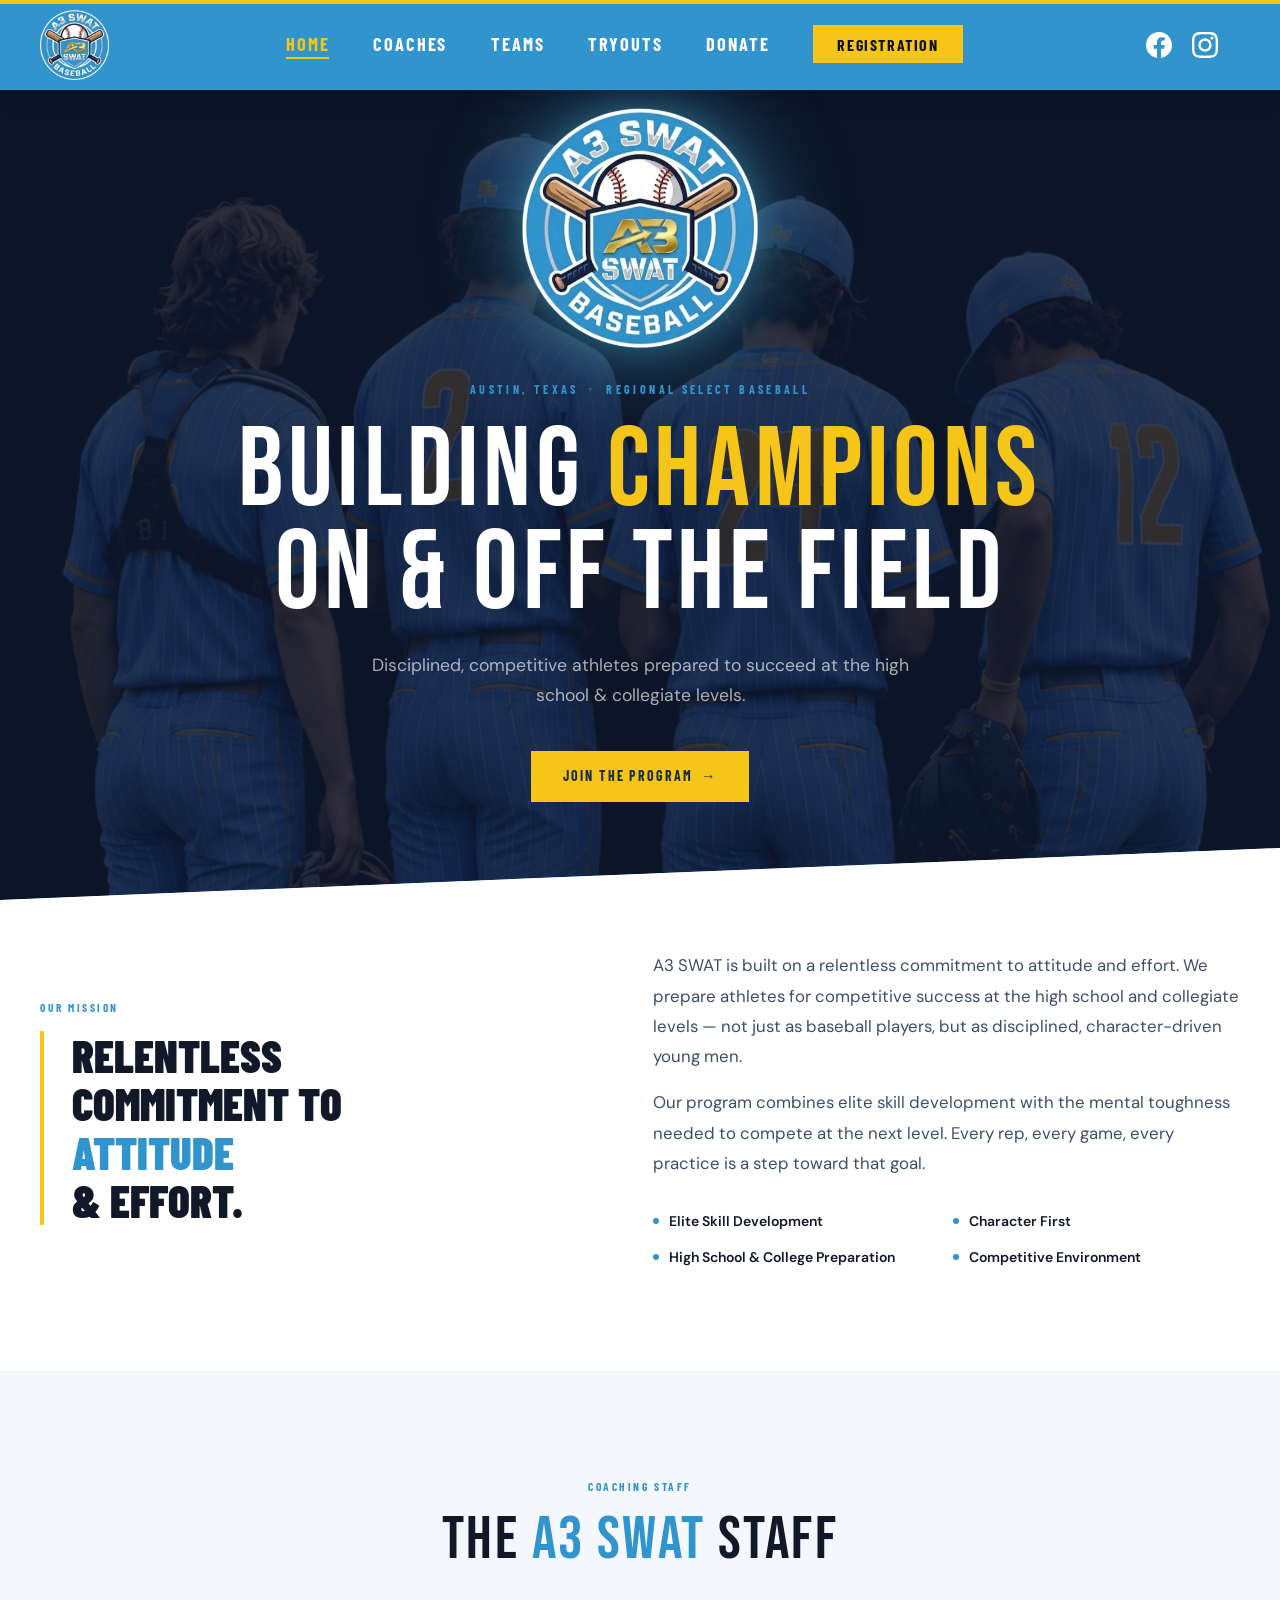
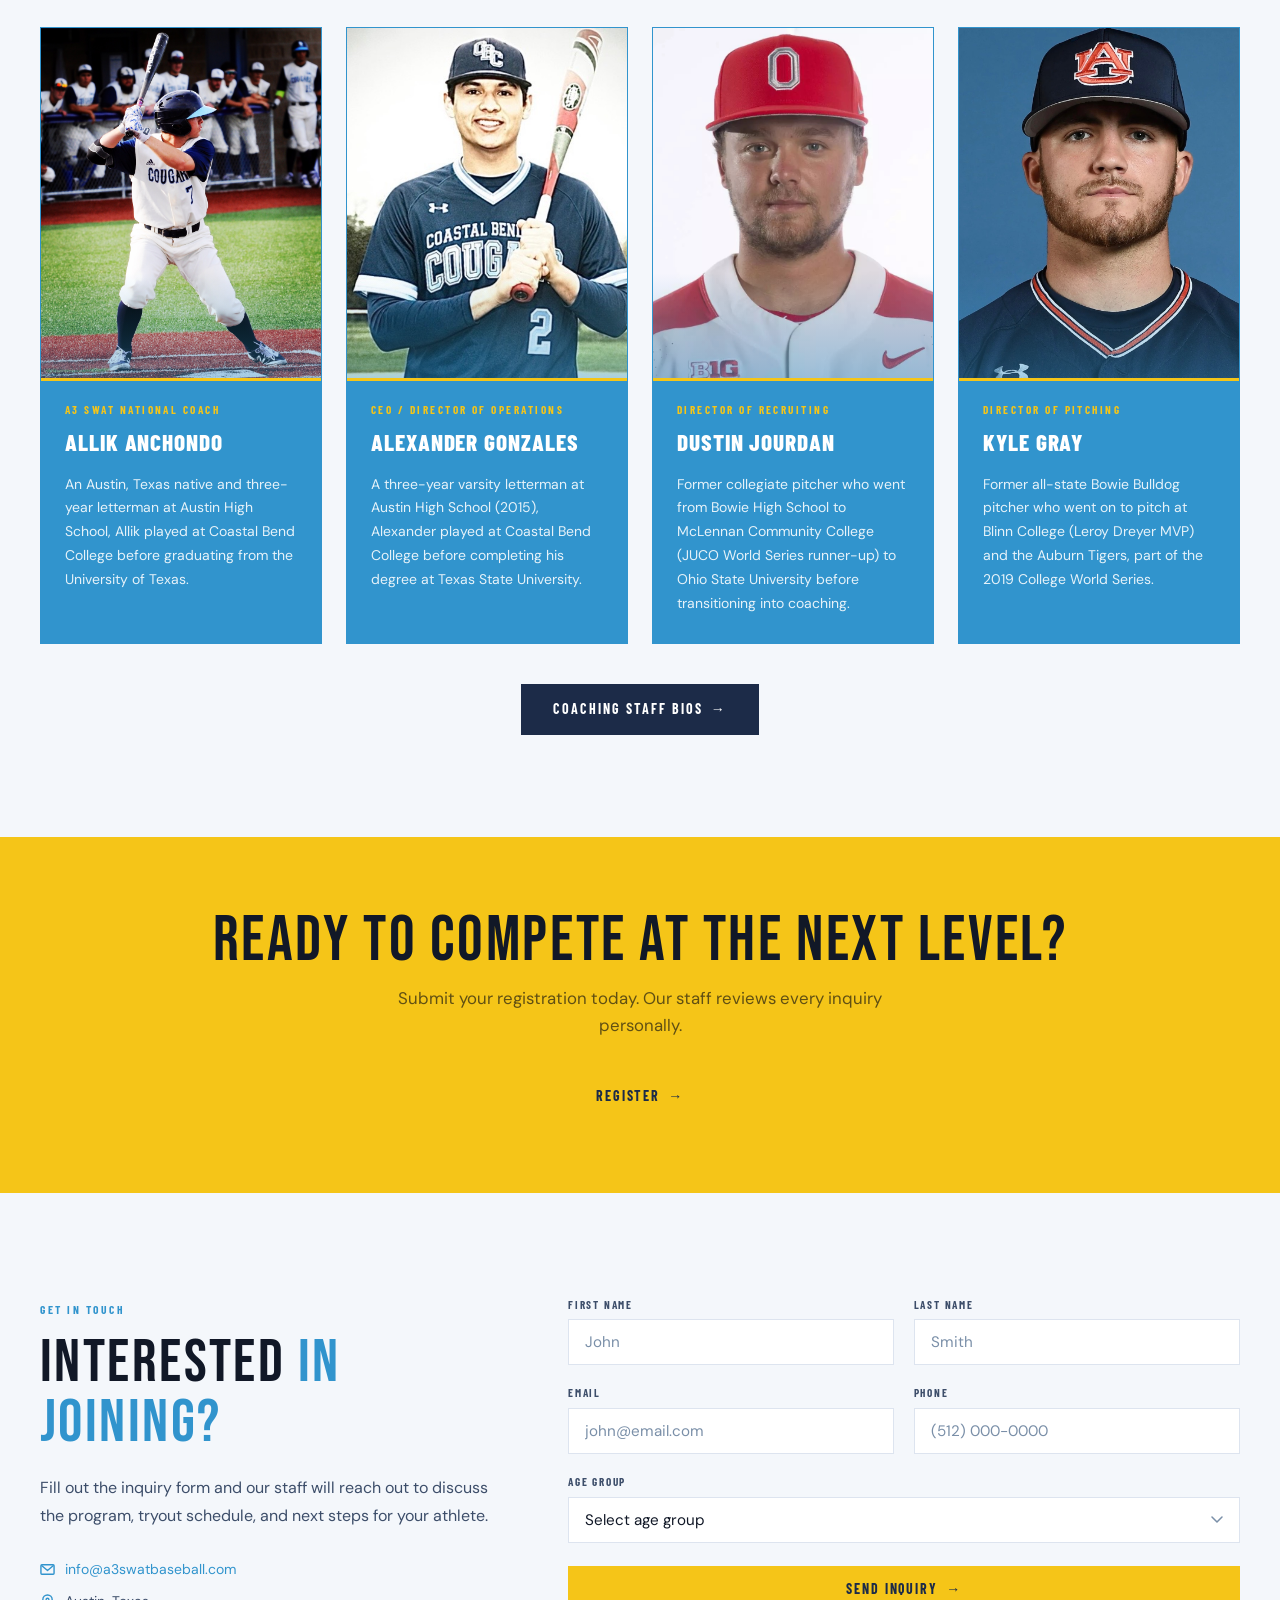
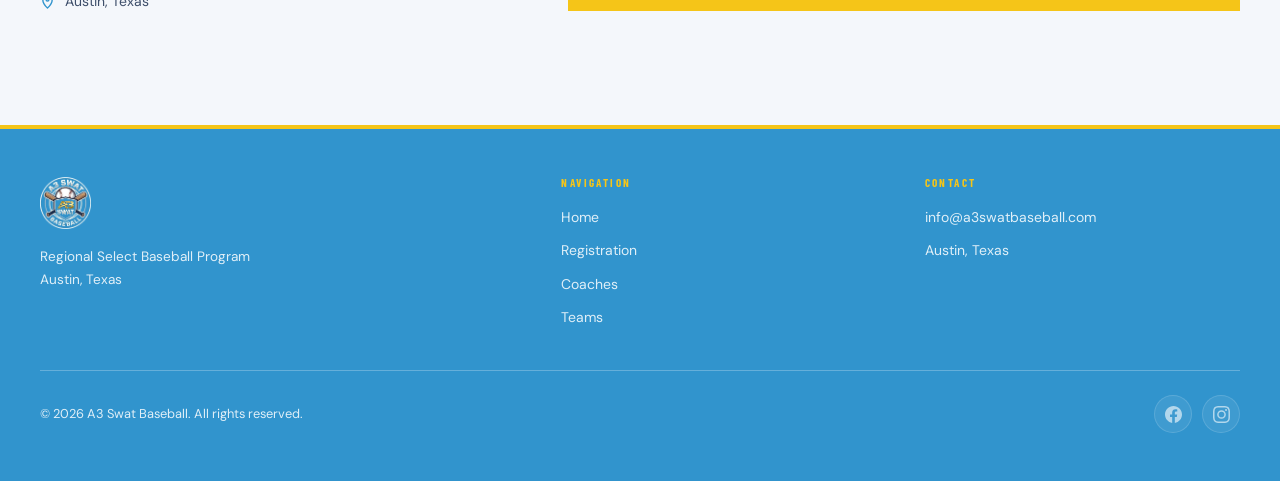
<file: index.html>
<!DOCTYPE html>
<html lang="en">
<head>
  <meta charset="UTF-8" />
  <meta name="viewport" content="width=device-width, initial-scale=1.0" />
  <title>A3 SWAT Baseball — Regional Select Program | Austin, TX</title>
  <meta name="description" content="A3 SWAT is an elite regional select baseball program in Austin, TX. Building disciplined, competitive athletes for high school and collegiate success." />
  <meta property="og:title" content="A3 Swat Baseball | Regional Select Program" />
  <meta property="og:description" content="Elite regional select baseball in Austin, TX. Building disciplined, competitive athletes for high school and collegiate success." />
  <meta property="og:image" content="https://a3swatbaseball.com/assets/logo.png" />
  <meta property="og:url" content="https://a3swatbaseball.com" />
  <meta property="og:type" content="website" />
  <meta name="twitter:card" content="summary" />
  <meta name="twitter:title" content="A3 Swat Baseball | Regional Select Program" />
  <meta name="twitter:description" content="Elite regional select baseball in Austin, TX. Building disciplined, competitive athletes for high school and collegiate success." />
  <meta name="twitter:image" content="https://a3swatbaseball.com/assets/logo.png" />
  <link rel="preconnect" href="https://fonts.googleapis.com" />
  <link rel="preconnect" href="https://fonts.gstatic.com" crossorigin />
  <link href="https://fonts.googleapis.com/css2?family=Barlow+Condensed:ital,wght@0,400;0,600;0,700;0,800;0,900;1,700&family=Barlow:wght@300;400;500;600&display=swap" rel="stylesheet" />
  <link rel="stylesheet" href="assets/css/styles.css?v=13" />
  <style>
    .coach-card { background: #3194CD !important; border-color: #3194CD !important; }
    .coach-name { color: #fff !important; }
    .coach-role { color: var(--gold) !important; }
    .coach-bio { color: rgba(255,255,255,0.88) !important; }
    .coach-info { border-top-color: var(--gold) !important; }
  </style>
</head>
<body>

  <!-- NAV -->
  <nav class="nav" id="nav">
    <div class="nav-inner">
      <a href="index.html" class="nav-logo">
        <img src="assets/logo.png" alt="A3 SWAT Baseball" />
      </a>
      <ul class="nav-links">
        <li><a href="index.html" class="active">Home</a></li>
        <li><a href="coaches.html">Coaches</a></li>
        <li><a href="teams.html">Teams</a></li>
        <li><a href="tryouts.html">Tryouts</a></li>
        <li><a href="donate.html">Donate</a></li>
        <li><a href="registration.html" class="nav-cta">Registration</a></li>
      </ul>
      <div class="nav-socials">
        <a href="https://www.facebook.com/share/1CsExcKNdH/?mibextid=wwXIfr" target="_blank" rel="noopener" aria-label="Facebook"><svg viewBox="0 0 24 24" xmlns="http://www.w3.org/2000/svg"><path d="M24 12.073C24 5.446 18.627 0 12 0S0 5.446 0 12.073C0 18.1 4.388 23.094 10.125 24v-8.437H7.078v-3.49h3.047V9.43c0-3.025 1.792-4.697 4.533-4.697 1.312 0 2.686.236 2.686.236v2.971h-1.513c-1.491 0-1.956.932-1.956 1.889v2.255h3.328l-.532 3.49h-2.796V24C19.612 23.094 24 18.1 24 12.073z"/></svg></a>
        <a href="https://www.instagram.com/a3swatbaseball" target="_blank" rel="noopener" aria-label="Instagram"><svg viewBox="0 0 24 24" xmlns="http://www.w3.org/2000/svg"><path d="M12 2.163c3.204 0 3.584.012 4.85.07 3.252.148 4.771 1.691 4.919 4.919.058 1.265.069 1.645.069 4.849 0 3.205-.012 3.584-.069 4.849-.149 3.225-1.664 4.771-4.919 4.919-1.266.058-1.644.07-4.85.07-3.204 0-3.584-.012-4.849-.07-3.26-.149-4.771-1.699-4.919-4.92-.058-1.265-.07-1.644-.07-4.849 0-3.204.013-3.583.07-4.849.149-3.227 1.664-4.771 4.919-4.919 1.266-.057 1.645-.069 4.849-.069zM12 0C8.741 0 8.333.014 7.053.072 2.695.272.273 2.69.073 7.052.014 8.333 0 8.741 0 12c0 3.259.014 3.668.072 4.948.2 4.358 2.618 6.78 6.98 6.98C8.333 23.986 8.741 24 12 24c3.259 0 3.668-.014 4.948-.072 4.354-.2 6.782-2.618 6.979-6.98.059-1.28.073-1.689.073-4.948 0-3.259-.014-3.667-.072-4.947-.196-4.354-2.617-6.78-6.979-6.98C15.668.014 15.259 0 12 0zm0 5.838a6.162 6.162 0 100 12.324 6.162 6.162 0 000-12.324zM12 16a4 4 0 110-8 4 4 0 010 8zm6.406-11.845a1.44 1.44 0 100 2.881 1.44 1.44 0 000-2.881z"/></svg></a>
      </div>
      <button class="nav-toggle" id="navToggle" aria-label="Toggle menu">
        <span></span><span></span><span></span>
      </button>
    </div>
  </nav>

  <!-- MOBILE DRAWER -->
  <div class="nav-drawer" id="navDrawer">
    <a href="index.html">Home</a>
    <a href="coaches.html">Coaches</a>
    <a href="teams.html">Teams</a>
    <a href="tryouts.html">Tryouts</a>
    <a href="donate.html">Donate</a>
    <a href="registration.html" style="color: var(--gold);">Registration →</a>
  </div>

  <!-- HERO -->
  <section class="hero hero--centered clip-bot">
    <div class="wrap">
      <div class="hero-content hero-content--centered">
        <div class="hero-logo-wrap">
          <img src="assets/logo.png" alt="A3 SWAT Baseball" class="hero-logo-img" />
        </div>
        <div class="hero-eyebrow" style="justify-content:center;">Austin, Texas &nbsp;·&nbsp; Regional Select Baseball</div>
        <h1 class="hero-hl">
          Building <em>Champions</em><br />
          On &amp; Off the Field
        </h1>
        <p class="hero-sub">Disciplined, competitive athletes prepared to succeed at the high school &amp; collegiate levels.</p>
        <div class="hero-btns" style="justify-content:center; display:flex;">
          <a href="registration.html" class="btn btn-gold">Join the Program <span class="arr">→</span></a>
        </div>
      </div>
    </div>
  </section>

  <!-- MISSION -->
  <section class="mission clip-top" id="mission">
    <div class="wrap">
      <div class="mission-grid">
        <div class="rv">
          <div class="label">Our Mission</div>
          <blockquote class="mission-quote">
            Relentless<br />
            commitment to<br />
            <em>attitude</em><br />
            &amp; effort.
          </blockquote>
        </div>
        <div class="rv d2">
          <p class="mission-copy">A3 SWAT is built on a relentless commitment to attitude and effort. We prepare athletes for competitive success at the high school and collegiate levels — not just as baseball players, but as disciplined, character-driven young men.</p>
          <p class="mission-copy">Our program combines elite skill development with the mental toughness needed to compete at the next level. Every rep, every game, every practice is a step toward that goal.</p>
          <div class="pillars">
            <div class="pillar"><div class="pillar-dot"></div>Elite Skill Development</div>
            <div class="pillar"><div class="pillar-dot"></div>Character First</div>
            <div class="pillar"><div class="pillar-dot"></div>High School &amp; College Preparation</div>
            <div class="pillar"><div class="pillar-dot"></div>Competitive Environment</div>
          </div>
        </div>
      </div>
    </div>
  </section>

  <!-- COACHING PREVIEW -->
  <section class="coaches" id="coaches">
    <div class="wrap">
      <div class="coaches-hd rv">
        <div class="label">Coaching Staff</div>
        <h2 class="sh">The <em>A3 SWAT</em> Staff</h2>
      </div>
      <div class="coaches-grid">
        <div class="coach-card rv d1">
          <div class="coach-photo">
            <img src="assets/hero-bg.jpeg" alt="Allik Anchondo" />
            <div class="coach-photo-grad"></div>
          </div>
          <div class="coach-info">
            <div class="coach-role">A3 SWAT National Coach</div>
            <div class="coach-name">Allik Anchondo</div>
            <p class="coach-bio">An Austin, Texas native and three-year letterman at Austin High School, Allik played at Coastal Bend College before graduating from the University of Texas.</p>
          </div>
        </div>
        <div class="coach-card rv d2">
          <div class="coach-photo">
            <img src="assets/alex.jpeg" alt="Alexander Gonzales" />
            <div class="coach-photo-grad"></div>
          </div>
          <div class="coach-info">
            <div class="coach-role">CEO / Director of Operations</div>
            <div class="coach-name">Alexander Gonzales</div>
            <p class="coach-bio">A three-year varsity letterman at Austin High School (2015), Alexander played at Coastal Bend College before completing his degree at Texas State University.</p>
          </div>
        </div>
        <div class="coach-card rv d3">
          <div class="coach-photo">
            <img src="assets/photo3.jpeg" alt="Dustin Jourdan" />
            <div class="coach-photo-grad"></div>
          </div>
          <div class="coach-info">
            <div class="coach-role">Director of Recruiting</div>
            <div class="coach-name">Dustin Jourdan</div>
            <p class="coach-bio">Former collegiate pitcher who went from Bowie High School to McLennan Community College (JUCO World Series runner-up) to Ohio State University before transitioning into coaching.</p>
          </div>
        </div>
        <div class="coach-card rv d4">
          <div class="coach-photo">
            <img src="assets/coachkyle.jpeg" alt="Kyle Gray" />
            <div class="coach-photo-grad"></div>
          </div>
          <div class="coach-info">
            <div class="coach-role">Director of Pitching</div>
            <div class="coach-name">Kyle Gray</div>
            <p class="coach-bio">Former all-state Bowie Bulldog pitcher who went on to pitch at Blinn College (Leroy Dreyer MVP) and the Auburn Tigers, part of the 2019 College World Series.</p>
          </div>
        </div>
      </div>
      <div style="text-align: center; margin-top: 2.5rem;" class="rv d2">
        <a href="coaches.html" class="btn btn-navy">Coaching Staff Bios <span class="arr">→</span></a>
      </div>
    </div>
  </section>

  <!-- CTA BANNER -->
  <section class="cta-banner">
    <div class="wrap">
      <h2>Ready to Compete at the Next Level?</h2>
      <p>Submit your registration today. Our staff reviews every inquiry personally.</p>
      <a href="registration.html" class="btn btn-gold">Register <span class="arr">→</span></a>
    </div>
  </section>

  <!-- CONTACT / INQUIRY -->
  <section class="contact-section" id="contact">
    <div class="wrap">
      <div class="rv" id="contact-grid">
        <div>
          <div class="label">Get In Touch</div>
          <h2 class="sh">Interested <em>in Joining?</em></h2>
          <p style="color:var(--body); font-size:1rem; line-height:1.75; margin-bottom:1.75rem;">Fill out the inquiry form and our staff will reach out to discuss the program, tryout schedule, and next steps for your athlete.</p>
          <div class="info-row">
            <svg width="15" height="15" viewBox="0 0 16 16" fill="none" stroke="var(--sky)" stroke-width="1.5" stroke-linecap="round" stroke-linejoin="round"><path d="M2 4l6 5 6-5"/><rect x="1" y="3" width="14" height="10" rx="1"/></svg>
            <a href="mailto:info@a3swatbaseball.com">info@a3swatbaseball.com</a>
          </div>
          <div class="info-row">
            <svg width="15" height="15" viewBox="0 0 16 16" fill="none" stroke="var(--sky)" stroke-width="1.5" stroke-linecap="round" stroke-linejoin="round"><path d="M8 1C5.24 1 3 3.24 3 6c0 4.25 5 9 5 9s5-4.75 5-9c0-2.76-2.24-5-5-5zm0 6.5a1.5 1.5 0 110-3 1.5 1.5 0 010 3z" fill="none"/></svg>
            Austin, Texas
          </div>
        </div>
        <div class="rv d2">
          <form class="form" id="contactForm">
            <div class="form-row">
              <div class="fg">
                <label for="ci-fname">First Name</label>
                <input type="text" id="ci-fname" name="firstName" placeholder="John" required />
              </div>
              <div class="fg">
                <label for="ci-lname">Last Name</label>
                <input type="text" id="ci-lname" name="lastName" placeholder="Smith" required />
              </div>
            </div>
            <div class="form-row">
              <div class="fg">
                <label for="ci-email">Email</label>
                <input type="email" id="ci-email" name="email" placeholder="john@email.com" required />
              </div>
              <div class="fg">
                <label for="ci-phone">Phone</label>
                <input type="tel" id="ci-phone" name="phone" placeholder="(512) 000-0000" />
              </div>
            </div>
            <div class="fg">
              <label for="ci-grade">Age Group</label>
              <select id="ci-grade" name="ageGroup" required>
                <option value="" disabled selected>Select age group</option>
                <option>12U</option>
                <option>13U</option>
                <option>14U</option>
                <option>15U</option>
                <option>16U</option>
                <option>17U</option>
                <option>18U</option>
              </select>
            </div>
            <div style="margin-top:0.25rem;">
              <button type="submit" class="btn btn-gold" style="width:100%; justify-content:center;">
                Send Inquiry <span class="arr">→</span>
              </button>
            </div>
          </form>
          <div class="form-success" id="contactOk">
            <h3>Message Received</h3>
            <p>Thanks for reaching out. Our staff will contact you within 24–48 hours.</p>
          </div>
        </div>
      </div>
    </div>
  </section>

  <!-- FOOTER -->
  <footer class="footer">
    <div class="wrap">
      <div class="footer-grid">
        <div class="footer-brand">
          <img src="assets/logo.png" alt="A3 SWAT Baseball" />
          <p>Regional Select Baseball Program<br />Austin, Texas</p>
        </div>
        <div class="footer-col">
          <h4>Navigation</h4>
          <ul>
            <li><a href="index.html">Home</a></li>
            <li><a href="registration.html">Registration</a></li>
            <li><a href="coaches.html">Coaches</a></li>
            <li><a href="teams.html">Teams</a></li>
          </ul>
        </div>
        <div class="footer-col">
          <h4>Contact</h4>
          <ul>
            <li><a href="mailto:info@a3swatbaseball.com">info@a3swatbaseball.com</a></li>
            <li><a href="#">Austin, Texas</a></li>
          </ul>
        </div>
      </div>
      <div class="footer-bottom">
        <p class="footer-copy">&copy; 2026 A3 Swat Baseball. All rights reserved.</p>
        <div class="socials">
          <a href="https://www.facebook.com/share/1CsExcKNdH/?mibextid=wwXIfr" target="_blank" rel="noopener" class="social" aria-label="Facebook">
            <svg viewBox="0 0 24 24" xmlns="http://www.w3.org/2000/svg"><path d="M24 12.073C24 5.446 18.627 0 12 0S0 5.446 0 12.073C0 18.1 4.388 23.094 10.125 24v-8.437H7.078v-3.49h3.047V9.43c0-3.025 1.792-4.697 4.533-4.697 1.312 0 2.686.236 2.686.236v2.971h-1.513c-1.491 0-1.956.932-1.956 1.889v2.255h3.328l-.532 3.49h-2.796V24C19.612 23.094 24 18.1 24 12.073z"/></svg>
          </a>
          <a href="https://www.instagram.com/a3swatbaseball" target="_blank" rel="noopener" class="social" aria-label="Instagram">
            <svg viewBox="0 0 24 24" xmlns="http://www.w3.org/2000/svg"><path d="M12 2.163c3.204 0 3.584.012 4.85.07 3.252.148 4.771 1.691 4.919 4.919.058 1.265.069 1.645.069 4.849 0 3.205-.012 3.584-.069 4.849-.149 3.225-1.664 4.771-4.919 4.919-1.266.058-1.644.07-4.85.07-3.204 0-3.584-.012-4.849-.07-3.26-.149-4.771-1.699-4.919-4.92-.058-1.265-.07-1.644-.07-4.849 0-3.204.013-3.583.07-4.849.149-3.227 1.664-4.771 4.919-4.919 1.266-.057 1.645-.069 4.849-.069zM12 0C8.741 0 8.333.014 7.053.072 2.695.272.273 2.69.073 7.052.014 8.333 0 8.741 0 12c0 3.259.014 3.668.072 4.948.2 4.358 2.618 6.78 6.98 6.98C8.333 23.986 8.741 24 12 24c3.259 0 3.668-.014 4.948-.072 4.354-.2 6.782-2.618 6.979-6.98.059-1.28.073-1.689.073-4.948 0-3.259-.014-3.667-.072-4.947-.196-4.354-2.617-6.78-6.979-6.98C15.668.014 15.259 0 12 0zm0 5.838a6.162 6.162 0 100 12.324 6.162 6.162 0 000-12.324zM12 16a4 4 0 110-8 4 4 0 010 8zm6.406-11.845a1.44 1.44 0 100 2.881 1.44 1.44 0 000-2.881z"/></svg>
          </a>
        </div>
      </div>
    </div>
  </footer>

  <script src="assets/js/main.js?v=5"></script>
  <style>
    #contact-grid { display: grid; grid-template-columns: 1fr 1.5fr; gap: 5rem; align-items: start; }
    @media (max-width: 960px) { #contact-grid { grid-template-columns: 1fr; gap: 2.5rem; } }
  </style>
</body>
</html>
</file>
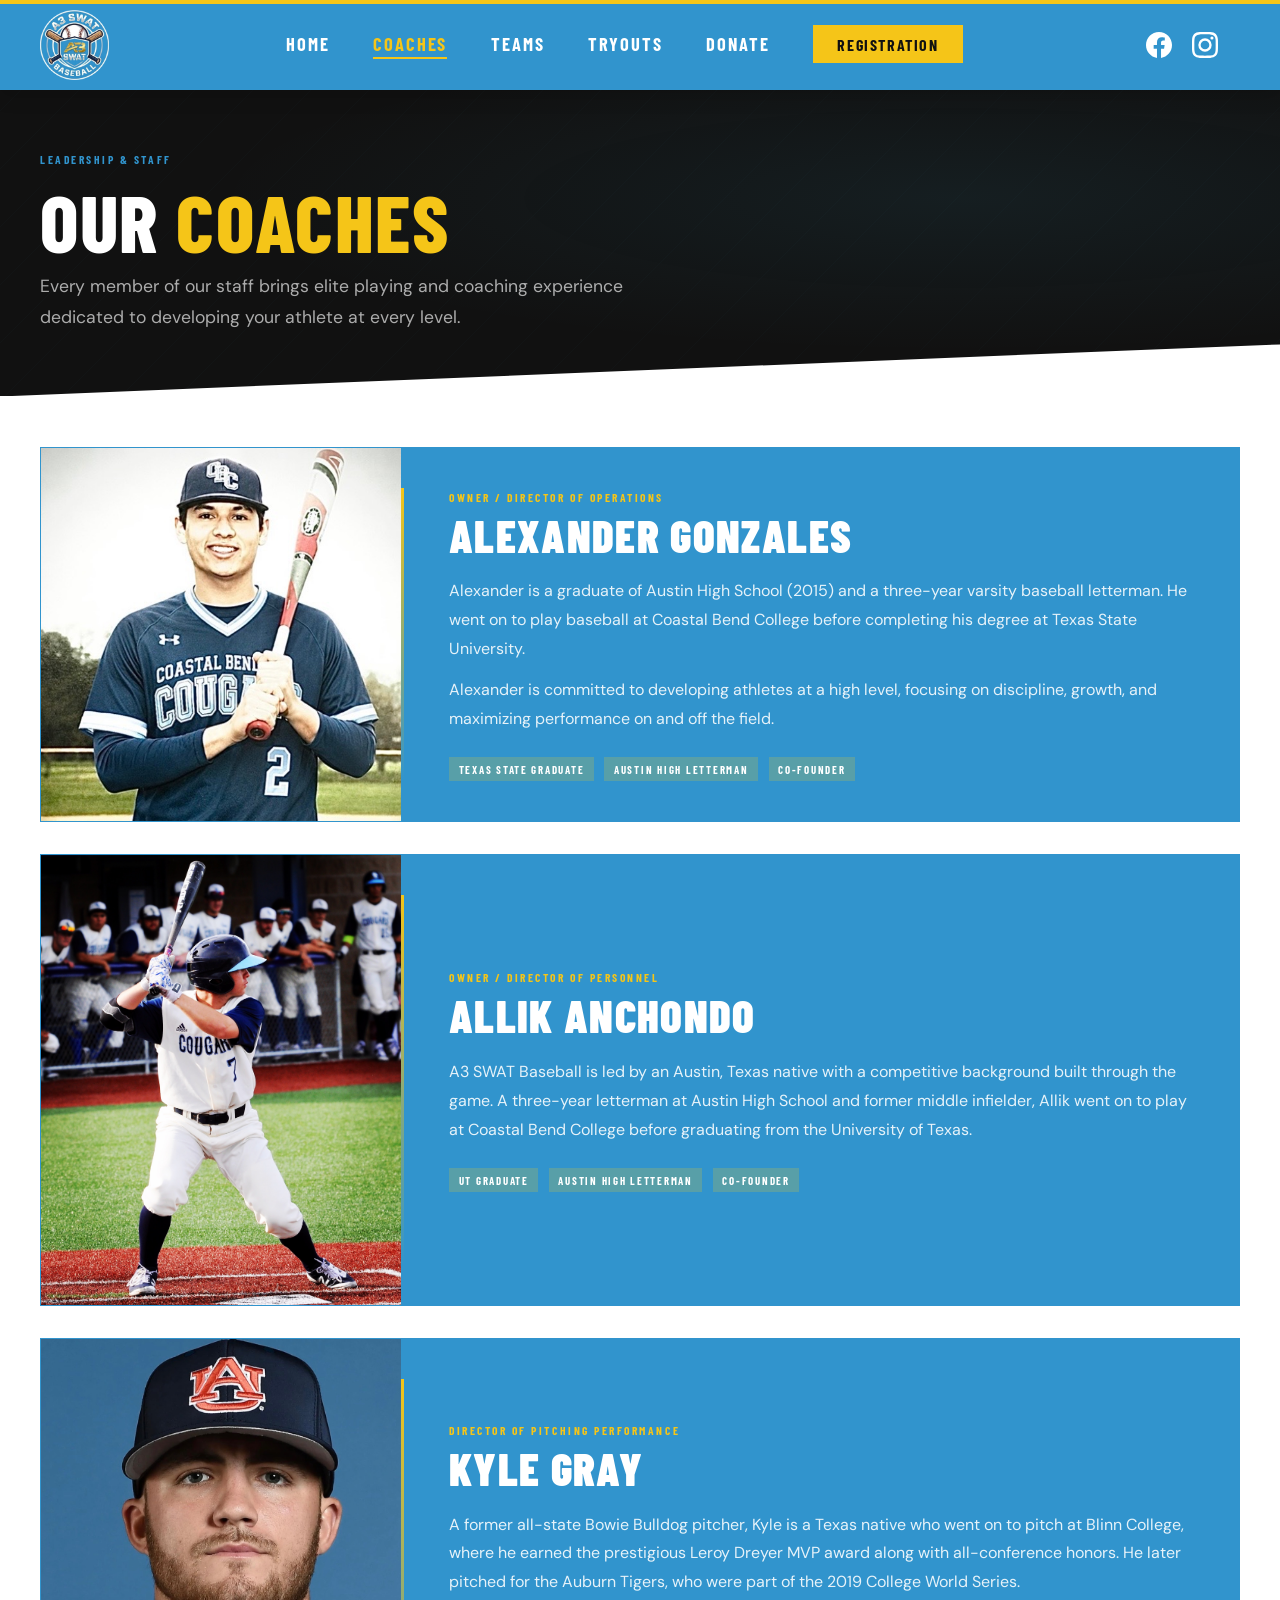
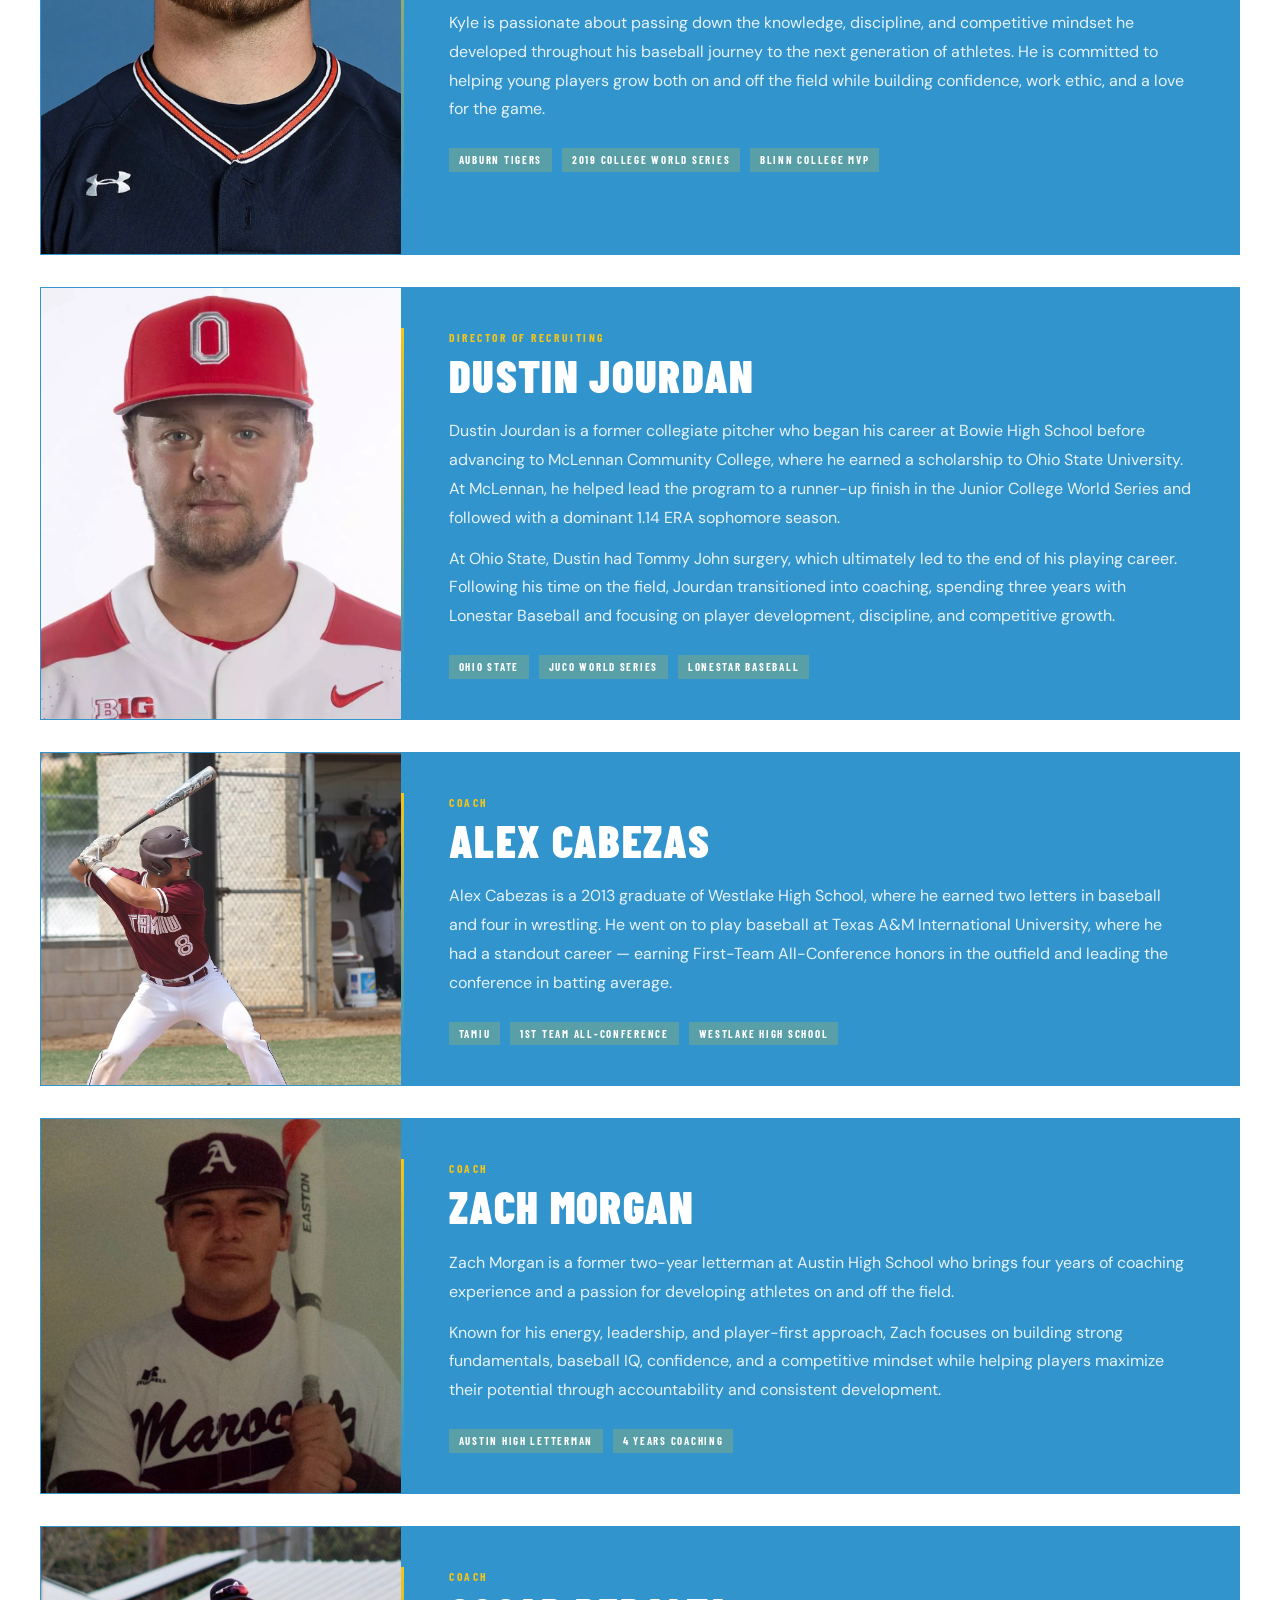
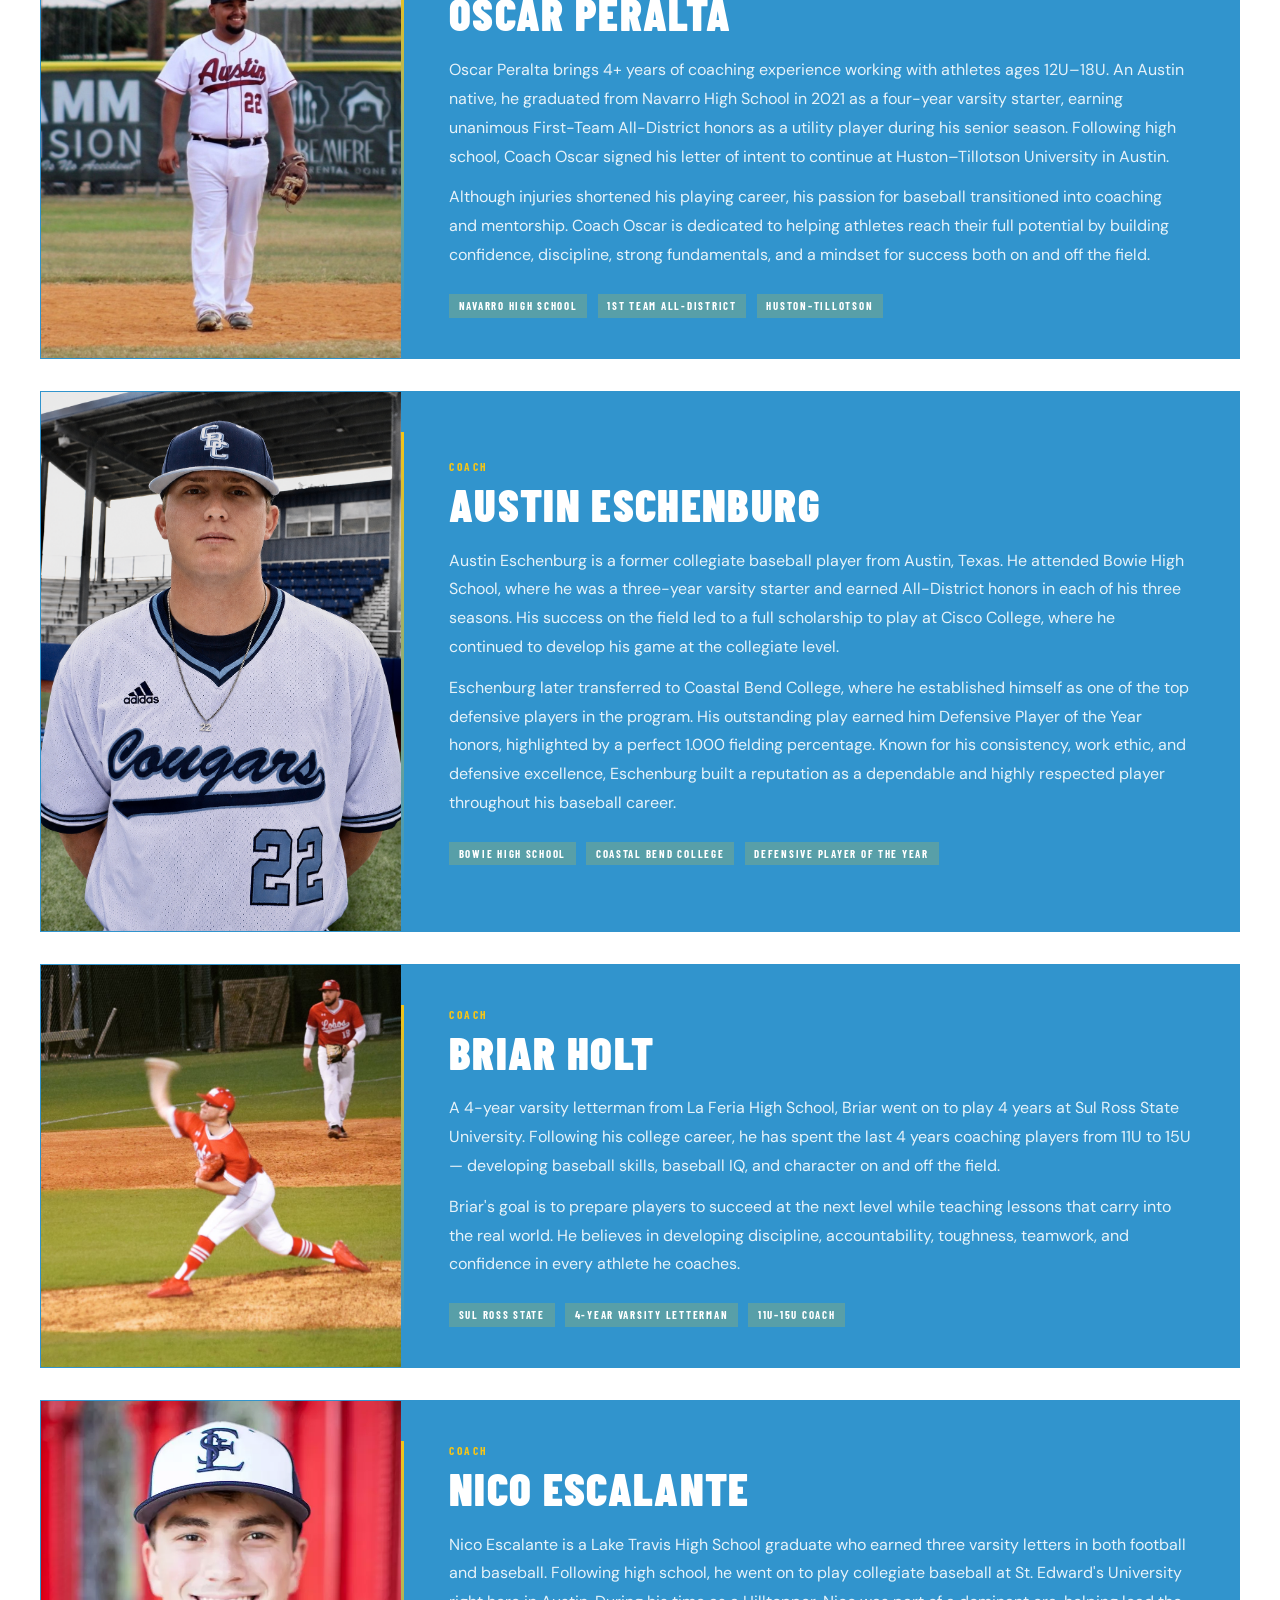
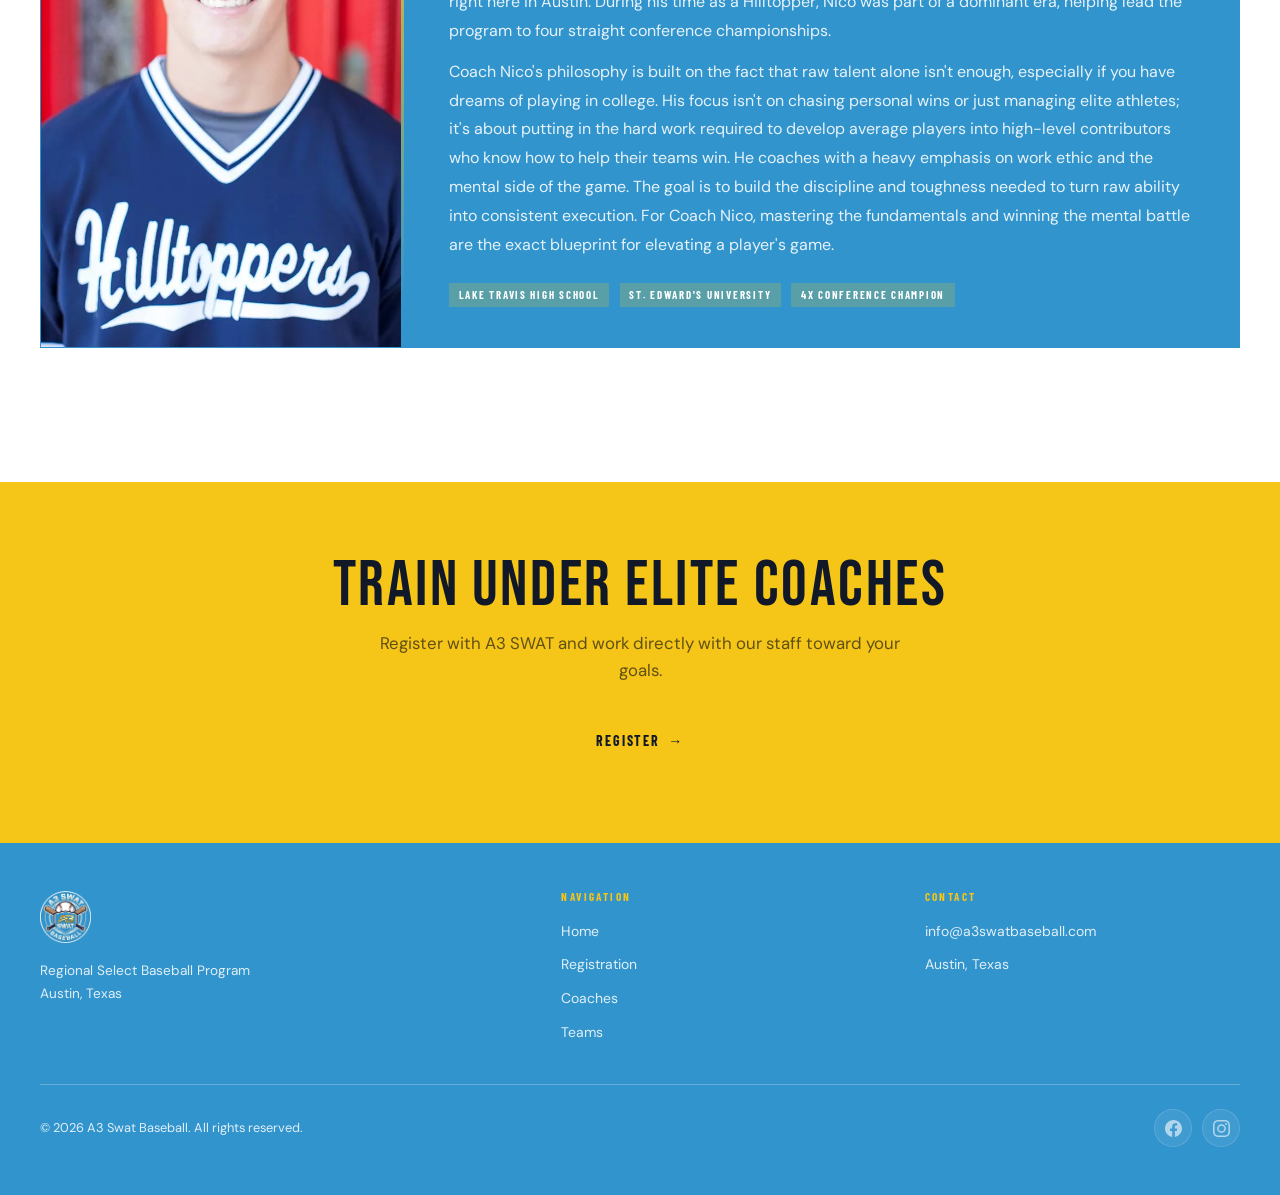
<file: coaches.html>
<!DOCTYPE html>
<html lang="en">
<head>
  <meta charset="UTF-8" />
  <meta name="viewport" content="width=device-width, initial-scale=1.0" />
  <title>Coaches — A3 SWAT Baseball</title>
  <meta name="description" content="Meet the A3 SWAT coaching staff — elite coaches dedicated to developing the next generation of competitive baseball athletes in Austin, TX." />
  <meta property="og:title" content="A3 Swat Baseball | Regional Select Program" />
  <meta property="og:description" content="Meet the A3 SWAT coaching staff — elite coaches dedicated to developing the next generation of competitive baseball athletes in Austin, TX." />
  <meta property="og:image" content="https://a3swatbaseball.com/assets/logo.png" />
  <meta property="og:url" content="https://a3swatbaseball.com/coaches.html" />
  <meta property="og:type" content="website" />
  <meta name="twitter:card" content="summary" />
  <meta name="twitter:title" content="A3 Swat Baseball | Regional Select Program" />
  <meta name="twitter:image" content="https://a3swatbaseball.com/assets/logo.png" />
  <link rel="preconnect" href="https://fonts.googleapis.com" />
  <link rel="preconnect" href="https://fonts.gstatic.com" crossorigin />
  <link href="https://fonts.googleapis.com/css2?family=Barlow+Condensed:ital,wght@0,400;0,600;0,700;0,800;0,900;1,700&family=Barlow:wght@300;400;500;600&display=swap" rel="stylesheet" />
  <link rel="stylesheet" href="assets/css/styles.css?v=13" />
  <style>
    .coaches-full { padding: var(--pad) 0; }

    .coach-full-card {
      display: grid;
      grid-template-columns: 360px 1fr;
      gap: 0;
      background: #3194CD;
      border: 1px solid #3194CD;
      overflow: hidden;
      margin-bottom: 2rem;
      transition: border-color 0.3s, box-shadow 0.3s;
    }

    .coach-full-card:hover {
      border-color: var(--gold);
      box-shadow: 0 16px 48px rgba(49,148,205,0.35);
    }

    .coach-full-photo {
      position: relative;
      overflow: hidden;
    }

    .coach-full-photo img {
      width: 100%; height: 100%;
      object-fit: cover;
      object-position: top center;
      display: block;
      transition: transform 0.5s ease;
    }

    .coach-full-card:hover .coach-full-photo img {
      transform: scale(1.03);
    }

    .coach-full-body {
      padding: 2.5rem 3rem;
      display: flex;
      flex-direction: column;
      justify-content: center;
      position: relative;
    }

    .coach-full-body::before {
      content: '';
      position: absolute;
      top: 2.5rem; bottom: 2.5rem; left: 0;
      width: 3px;
      background: linear-gradient(180deg, var(--gold) 0%, transparent 100%);
    }

    .coach-full-role {
      font-family: var(--font-d);
      font-size: 0.72rem;
      font-weight: 700;
      letter-spacing: 0.22em;
      text-transform: uppercase;
      color: var(--gold);
      margin-bottom: 0.4rem;
    }

    .coach-full-name {
      font-family: var(--font-d);
      font-size: clamp(2rem, 3.5vw, 2.8rem);
      font-weight: 900;
      text-transform: uppercase;
      letter-spacing: 0.03em;
      margin-bottom: 1.25rem;
      line-height: 1.0;
      color: #fff;
    }

    .coach-full-bio {
      color: rgba(255,255,255,0.88);
      font-size: 1rem;
      line-height: 1.8;
    }

    .coach-full-bio + .coach-full-bio { margin-top: 0.75rem; }

    .coach-tag {
      display: inline-block;
      font-family: var(--font-d);
      font-size: 0.68rem;
      font-weight: 700;
      letter-spacing: 0.16em;
      text-transform: uppercase;
      background: rgba(245,197,24,0.2);
      color: var(--white);
      padding: 0.2rem 0.6rem;
      margin-top: 1.5rem;
      margin-right: 0.4rem;
    }

    @media (max-width: 860px) {
      .coach-full-card { grid-template-columns: 1fr; }
      .coach-full-photo { aspect-ratio: 1/1; }
      .coach-full-photo img { object-position: center 15% !important; }
      .coach-full-body { padding: 2rem; }
      .coach-full-body::before { top: 0; bottom: auto; left: 2rem; right: 2rem; width: auto; height: 3px; background: linear-gradient(90deg, var(--sky) 0%, transparent 100%); }
      /* Allik — action batting shot, face slightly lower */
      .coach-full-card:not([class*="d"]) .coach-full-photo img { object-position: center 22% !important; }
      /* Briar — pitching action, face upper-left of frame */
      .coach-full-card.d3 .coach-full-photo img { object-position: 42% 28% !important; }
      /* Kyle — square, anchored to top so hat is visible */
      .coach-full-card.d4 .coach-full-photo { aspect-ratio: 1/1 !important; height: unset; }
      .coach-full-card.d4 .coach-full-photo img { object-fit: cover !important; object-position: center top !important; }
      /* Oscar — full body shot, face at very top */
      .coach-full-card.d6 .coach-full-photo img { object-position: center top !important; }
    }
  </style>
</head>
<body>

  <!-- NAV -->
  <nav class="nav" id="nav">
    <div class="nav-inner">
      <a href="index.html" class="nav-logo">
        <img src="assets/logo.png" alt="A3 SWAT Baseball" />
      </a>
      <ul class="nav-links">
        <li><a href="index.html">Home</a></li>
        <li><a href="coaches.html" class="active">Coaches</a></li>
        <li><a href="teams.html">Teams</a></li>
        <li><a href="tryouts.html">Tryouts</a></li>
        <li><a href="donate.html">Donate</a></li>
        <li><a href="registration.html" class="nav-cta">Registration</a></li>
      </ul>
      <div class="nav-socials">
        <a href="https://www.facebook.com/share/1CsExcKNdH/?mibextid=wwXIfr" target="_blank" rel="noopener" aria-label="Facebook"><svg viewBox="0 0 24 24" xmlns="http://www.w3.org/2000/svg"><path d="M24 12.073C24 5.446 18.627 0 12 0S0 5.446 0 12.073C0 18.1 4.388 23.094 10.125 24v-8.437H7.078v-3.49h3.047V9.43c0-3.025 1.792-4.697 4.533-4.697 1.312 0 2.686.236 2.686.236v2.971h-1.513c-1.491 0-1.956.932-1.956 1.889v2.255h3.328l-.532 3.49h-2.796V24C19.612 23.094 24 18.1 24 12.073z"/></svg></a>
        <a href="https://www.instagram.com/a3swatbaseball" target="_blank" rel="noopener" aria-label="Instagram"><svg viewBox="0 0 24 24" xmlns="http://www.w3.org/2000/svg"><path d="M12 2.163c3.204 0 3.584.012 4.85.07 3.252.148 4.771 1.691 4.919 4.919.058 1.265.069 1.645.069 4.849 0 3.205-.012 3.584-.069 4.849-.149 3.225-1.664 4.771-4.919 4.919-1.266.058-1.644.07-4.85.07-3.204 0-3.584-.012-4.849-.07-3.26-.149-4.771-1.699-4.919-4.92-.058-1.265-.07-1.644-.07-4.849 0-3.204.013-3.583.07-4.849.149-3.227 1.664-4.771 4.919-4.919 1.266-.057 1.645-.069 4.849-.069zM12 0C8.741 0 8.333.014 7.053.072 2.695.272.273 2.69.073 7.052.014 8.333 0 8.741 0 12c0 3.259.014 3.668.072 4.948.2 4.358 2.618 6.78 6.98 6.98C8.333 23.986 8.741 24 12 24c3.259 0 3.668-.014 4.948-.072 4.354-.2 6.782-2.618 6.979-6.98.059-1.28.073-1.689.073-4.948 0-3.259-.014-3.667-.072-4.947-.196-4.354-2.617-6.78-6.979-6.98C15.668.014 15.259 0 12 0zm0 5.838a6.162 6.162 0 100 12.324 6.162 6.162 0 000-12.324zM12 16a4 4 0 110-8 4 4 0 010 8zm6.406-11.845a1.44 1.44 0 100 2.881 1.44 1.44 0 000-2.881z"/></svg></a>
      </div>
      <button class="nav-toggle" id="navToggle" aria-label="Toggle menu">
        <span></span><span></span><span></span>
      </button>
    </div>
  </nav>

  <div class="nav-drawer" id="navDrawer">
    <a href="index.html">Home</a>
    <a href="coaches.html">Coaches</a>
    <a href="teams.html">Teams</a>
    <a href="tryouts.html">Tryouts</a>
    <a href="donate.html">Donate</a>
    <a href="registration.html" style="color: var(--gold);">Registration →</a>
  </div>

  <!-- PAGE HERO -->
  <section class="pg-hero clip-bot">
    <div class="wrap">
      <div class="pg-hero-content">
        <div class="label">Leadership &amp; Staff</div>
        <h1>Our <em>Coaches</em></h1>
        <p>Every member of our staff brings elite playing and coaching experience dedicated to developing your athlete at every level.</p>
      </div>
    </div>
  </section>

  <!-- COACHES FULL BIOS -->
  <section class="coaches-full clip-top">
    <div class="wrap">

      <!-- Alexander Gonzales -->
      <div class="coach-full-card rv">
        <div class="coach-full-photo">
          <img src="assets/alex.jpeg" alt="Alexander Gonzales" style="object-position: center 15%;" />
        </div>
        <div class="coach-full-body">
          <div class="coach-full-role">Owner / Director of Operations</div>
          <div class="coach-full-name">Alexander Gonzales</div>
          <p class="coach-full-bio">
            Alexander is a graduate of Austin High School (2015) and a three-year varsity baseball letterman. He went on to play baseball at Coastal Bend College before completing his degree at Texas State University.
          </p>
          <p class="coach-full-bio">
            Alexander is committed to developing athletes at a high level, focusing on discipline, growth, and maximizing performance on and off the field.
          </p>
          <div>
            <span class="coach-tag">Texas State Graduate</span>
            <span class="coach-tag">Austin High Letterman</span>
            <span class="coach-tag">Co-Founder</span>
          </div>
        </div>
      </div>

      <!-- Allik Anchondo -->
      <div class="coach-full-card rv d1">
        <div class="coach-full-photo">
          <img src="assets/hero-bg.jpeg" alt="Allik Anchondo" />
        </div>
        <div class="coach-full-body">
          <div class="coach-full-role">Owner / Director of Personnel</div>
          <div class="coach-full-name">Allik Anchondo</div>
          <p class="coach-full-bio">
            A3 SWAT Baseball is led by an Austin, Texas native with a competitive background built through the game. A three-year letterman at Austin High School and former middle infielder, Allik went on to play at Coastal Bend College before graduating from the University of Texas.
          </p>
          <div>
            <span class="coach-tag">UT Graduate</span>
            <span class="coach-tag">Austin High Letterman</span>
            <span class="coach-tag">Co-Founder</span>
          </div>
        </div>
      </div>

      <!-- Kyle Gray -->
      <div class="coach-full-card rv d4">
        <div class="coach-full-photo">
          <img src="assets/coachkyle.jpeg" alt="Kyle Gray" style="object-position: center 15%;" />
        </div>
        <div class="coach-full-body">
          <div class="coach-full-role">Director of Pitching Performance</div>
          <div class="coach-full-name">Kyle Gray</div>
          <p class="coach-full-bio">
            A former all-state Bowie Bulldog pitcher, Kyle is a Texas native who went on to pitch at Blinn College, where he earned the prestigious Leroy Dreyer MVP award along with all-conference honors. He later pitched for the Auburn Tigers, who were part of the 2019 College World Series.
          </p>
          <p class="coach-full-bio">
            Kyle is passionate about passing down the knowledge, discipline, and competitive mindset he developed throughout his baseball journey to the next generation of athletes. He is committed to helping young players grow both on and off the field while building confidence, work ethic, and a love for the game.
          </p>
          <div>
            <span class="coach-tag">Auburn Tigers</span>
            <span class="coach-tag">2019 College World Series</span>
            <span class="coach-tag">Blinn College MVP</span>
          </div>
        </div>
      </div>

      <!-- Dustin Jourdan -->
      <div class="coach-full-card rv d2">
        <div class="coach-full-photo">
          <img src="assets/photo3.jpeg" alt="Dustin Jourdan" style="object-position: center 10%;" />
        </div>
        <div class="coach-full-body">
          <div class="coach-full-role">Director of Recruiting</div>
          <div class="coach-full-name">Dustin Jourdan</div>
          <p class="coach-full-bio">
            Dustin Jourdan is a former collegiate pitcher who began his career at Bowie High School before advancing to McLennan Community College, where he earned a scholarship to Ohio State University. At McLennan, he helped lead the program to a runner-up finish in the Junior College World Series and followed with a dominant 1.14 ERA sophomore season.
          </p>
          <p class="coach-full-bio">
            At Ohio State, Dustin had Tommy John surgery, which ultimately led to the end of his playing career. Following his time on the field, Jourdan transitioned into coaching, spending three years with Lonestar Baseball and focusing on player development, discipline, and competitive growth.
          </p>
          <div>
            <span class="coach-tag">Ohio State</span>
            <span class="coach-tag">JUCO World Series</span>
            <span class="coach-tag">Lonestar Baseball</span>
          </div>
        </div>
      </div>

      <!-- Alex Cabezas -->
      <div class="coach-full-card rv d7">
        <div class="coach-full-photo">
          <img src="assets/newalexcabezas.jpeg" alt="Alex Cabezas" style="object-position: center 15%;" />
        </div>
        <div class="coach-full-body">
          <div class="coach-full-role">Coach</div>
          <div class="coach-full-name">Alex Cabezas</div>
          <p class="coach-full-bio">
            Alex Cabezas is a 2013 graduate of Westlake High School, where he earned two letters in baseball and four in wrestling. He went on to play baseball at Texas A&amp;M International University, where he had a standout career — earning First-Team All-Conference honors in the outfield and leading the conference in batting average.
          </p>
          <div>
            <span class="coach-tag">TAMIU</span>
            <span class="coach-tag">1st Team All-Conference</span>
            <span class="coach-tag">Westlake High School</span>
          </div>
        </div>
      </div>

      <!-- Zach Morgan -->
      <div class="coach-full-card rv d5">
        <div class="coach-full-photo">
          <img src="assets/coachzach.jpeg" alt="Zach Morgan" style="object-position: center 15%;" />
        </div>
        <div class="coach-full-body">
          <div class="coach-full-role">Coach</div>
          <div class="coach-full-name">Zach Morgan</div>
          <p class="coach-full-bio">
            Zach Morgan is a former two-year letterman at Austin High School who brings four years of coaching experience and a passion for developing athletes on and off the field.
          </p>
          <p class="coach-full-bio">
            Known for his energy, leadership, and player-first approach, Zach focuses on building strong fundamentals, baseball IQ, confidence, and a competitive mindset while helping players maximize their potential through accountability and consistent development.
          </p>
          <div>
            <span class="coach-tag">Austin High Letterman</span>
            <span class="coach-tag">4 Years Coaching</span>
          </div>
        </div>
      </div>

      <!-- Oscar Peralta -->
      <div class="coach-full-card rv d6">
        <div class="coach-full-photo">
          <img src="assets/coachoscar.jpeg" alt="Oscar Peralta" style="object-position: center 10%;" />
        </div>
        <div class="coach-full-body">
          <div class="coach-full-role">Coach</div>
          <div class="coach-full-name">Oscar Peralta</div>
          <p class="coach-full-bio">
            Oscar Peralta brings 4+ years of coaching experience working with athletes ages 12U–18U. An Austin native, he graduated from Navarro High School in 2021 as a four-year varsity starter, earning unanimous First-Team All-District honors as a utility player during his senior season. Following high school, Coach Oscar signed his letter of intent to continue at Huston–Tillotson University in Austin.
          </p>
          <p class="coach-full-bio">
            Although injuries shortened his playing career, his passion for baseball transitioned into coaching and mentorship. Coach Oscar is dedicated to helping athletes reach their full potential by building confidence, discipline, strong fundamentals, and a mindset for success both on and off the field.
          </p>
          <div>
            <span class="coach-tag">Navarro High School</span>
            <span class="coach-tag">1st Team All-District</span>
            <span class="coach-tag">Huston–Tillotson</span>
          </div>
        </div>
      </div>

      <!-- Austin Eschenburg -->
      <div class="coach-full-card rv d8">
        <div class="coach-full-photo">
          <img src="assets/coachAustin.PNG" alt="Austin Eschenburg" style="object-position: center 15%;" />
        </div>
        <div class="coach-full-body">
          <div class="coach-full-role">Coach</div>
          <div class="coach-full-name">Austin Eschenburg</div>
          <p class="coach-full-bio">
            Austin Eschenburg is a former collegiate baseball player from Austin, Texas. He attended Bowie High School, where he was a three-year varsity starter and earned All-District honors in each of his three seasons. His success on the field led to a full scholarship to play at Cisco College, where he continued to develop his game at the collegiate level.
          </p>
          <p class="coach-full-bio">
            Eschenburg later transferred to Coastal Bend College, where he established himself as one of the top defensive players in the program. His outstanding play earned him Defensive Player of the Year honors, highlighted by a perfect 1.000 fielding percentage. Known for his consistency, work ethic, and defensive excellence, Eschenburg built a reputation as a dependable and highly respected player throughout his baseball career.
          </p>
          <div>
            <span class="coach-tag">Bowie High School</span>
            <span class="coach-tag">Coastal Bend College</span>
            <span class="coach-tag">Defensive Player of the Year</span>
          </div>
        </div>
      </div>

      <!-- Brian Holt -->
      <div class="coach-full-card rv d3">
        <div class="coach-full-photo">
          <img src="assets/coachbrian.JPG" alt="Brian Holt" style="object-position: center 20%;" />
        </div>
        <div class="coach-full-body">
          <div class="coach-full-role">Coach</div>
          <div class="coach-full-name">Briar Holt</div>
          <p class="coach-full-bio">
            A 4-year varsity letterman from La Feria High School, Briar went on to play 4 years at Sul Ross State University. Following his college career, he has spent the last 4 years coaching players from 11U to 15U — developing baseball skills, baseball IQ, and character on and off the field.
          </p>
          <p class="coach-full-bio">
            Briar's goal is to prepare players to succeed at the next level while teaching lessons that carry into the real world. He believes in developing discipline, accountability, toughness, teamwork, and confidence in every athlete he coaches.
          </p>
          <div>
            <span class="coach-tag">Sul Ross State</span>
            <span class="coach-tag">4-Year Varsity Letterman</span>
            <span class="coach-tag">11U–15U Coach</span>
          </div>
        </div>
      </div>

      <!-- Nico Escalante -->
      <div class="coach-full-card rv d9">
        <div class="coach-full-photo">
          <img src="assets/CoachEscalante.PNG" alt="Nico Escalante" style="object-position: center 15%;" />
        </div>
        <div class="coach-full-body">
          <div class="coach-full-role">Coach</div>
          <div class="coach-full-name">Nico Escalante</div>
          <p class="coach-full-bio">
            Nico Escalante is a Lake Travis High School graduate who earned three varsity letters in both football and baseball. Following high school, he went on to play collegiate baseball at St. Edward's University right here in Austin. During his time as a Hilltopper, Nico was part of a dominant era, helping lead the program to four straight conference championships.
          </p>
          <p class="coach-full-bio">
            Coach Nico's philosophy is built on the fact that raw talent alone isn't enough, especially if you have dreams of playing in college. His focus isn't on chasing personal wins or just managing elite athletes; it's about putting in the hard work required to develop average players into high-level contributors who know how to help their teams win. He coaches with a heavy emphasis on work ethic and the mental side of the game. The goal is to build the discipline and toughness needed to turn raw ability into consistent execution. For Coach Nico, mastering the fundamentals and winning the mental battle are the exact blueprint for elevating a player's game.
          </p>
          <div>
            <span class="coach-tag">Lake Travis High School</span>
            <span class="coach-tag">St. Edward's University</span>
            <span class="coach-tag">4x Conference Champion</span>
          </div>
        </div>
      </div>

    </div>
  </section>

  <!-- CTA -->
  <section class="cta-banner">
    <div class="wrap">
      <h2>Train Under Elite Coaches</h2>
      <p>Register with A3 SWAT and work directly with our staff toward your goals.</p>
      <a href="registration.html" class="btn btn-sky">Register <span class="arr">→</span></a>
    </div>
  </section>

  <!-- FOOTER -->
  <footer class="footer">
    <div class="wrap">
      <div class="footer-grid">
        <div class="footer-brand">
          <img src="assets/logo.png" alt="A3 SWAT Baseball" />
          <p>Regional Select Baseball Program<br />Austin, Texas</p>
        </div>
        <div class="footer-col">
          <h4>Navigation</h4>
          <ul>
            <li><a href="index.html">Home</a></li>
            <li><a href="registration.html">Registration</a></li>
            <li><a href="coaches.html">Coaches</a></li>
            <li><a href="teams.html">Teams</a></li>
          </ul>
        </div>
        <div class="footer-col">
          <h4>Contact</h4>
          <ul>
            <li><a href="mailto:info@a3swatbaseball.com">info@a3swatbaseball.com</a></li>
            <li><a href="#">Austin, Texas</a></li>
          </ul>
        </div>
      </div>
      <div class="footer-bottom">
        <p class="footer-copy">&copy; 2026 A3 Swat Baseball. All rights reserved.</p>
        <div class="socials">
          <a href="https://www.facebook.com/share/1CsExcKNdH/?mibextid=wwXIfr" target="_blank" rel="noopener" class="social" aria-label="Facebook">
            <svg viewBox="0 0 24 24" xmlns="http://www.w3.org/2000/svg"><path d="M24 12.073C24 5.446 18.627 0 12 0S0 5.446 0 12.073C0 18.1 4.388 23.094 10.125 24v-8.437H7.078v-3.49h3.047V9.43c0-3.025 1.792-4.697 4.533-4.697 1.312 0 2.686.236 2.686.236v2.971h-1.513c-1.491 0-1.956.932-1.956 1.889v2.255h3.328l-.532 3.49h-2.796V24C19.612 23.094 24 18.1 24 12.073z"/></svg>
          </a>
          <a href="https://www.instagram.com/a3swatbaseball" target="_blank" rel="noopener" class="social" aria-label="Instagram">
            <svg viewBox="0 0 24 24" xmlns="http://www.w3.org/2000/svg"><path d="M12 2.163c3.204 0 3.584.012 4.85.07 3.252.148 4.771 1.691 4.919 4.919.058 1.265.069 1.645.069 4.849 0 3.205-.012 3.584-.069 4.849-.149 3.225-1.664 4.771-4.919 4.919-1.266.058-1.644.07-4.85.07-3.204 0-3.584-.012-4.849-.07-3.26-.149-4.771-1.699-4.919-4.92-.058-1.265-.07-1.644-.07-4.849 0-3.204.013-3.583.07-4.849.149-3.227 1.664-4.771 4.919-4.919 1.266-.057 1.645-.069 4.849-.069zM12 0C8.741 0 8.333.014 7.053.072 2.695.272.273 2.69.073 7.052.014 8.333 0 8.741 0 12c0 3.259.014 3.668.072 4.948.2 4.358 2.618 6.78 6.98 6.98C8.333 23.986 8.741 24 12 24c3.259 0 3.668-.014 4.948-.072 4.354-.2 6.782-2.618 6.979-6.98.059-1.28.073-1.689.073-4.948 0-3.259-.014-3.667-.072-4.947-.196-4.354-2.617-6.78-6.979-6.98C15.668.014 15.259 0 12 0zm0 5.838a6.162 6.162 0 100 12.324 6.162 6.162 0 000-12.324zM12 16a4 4 0 110-8 4 4 0 010 8zm6.406-11.845a1.44 1.44 0 100 2.881 1.44 1.44 0 000-2.881z"/></svg>
          </a>
        </div>
      </div>
    </div>
  </footer>

  <script src="assets/js/main.js?v=5"></script>
</body>
</html>
</file>
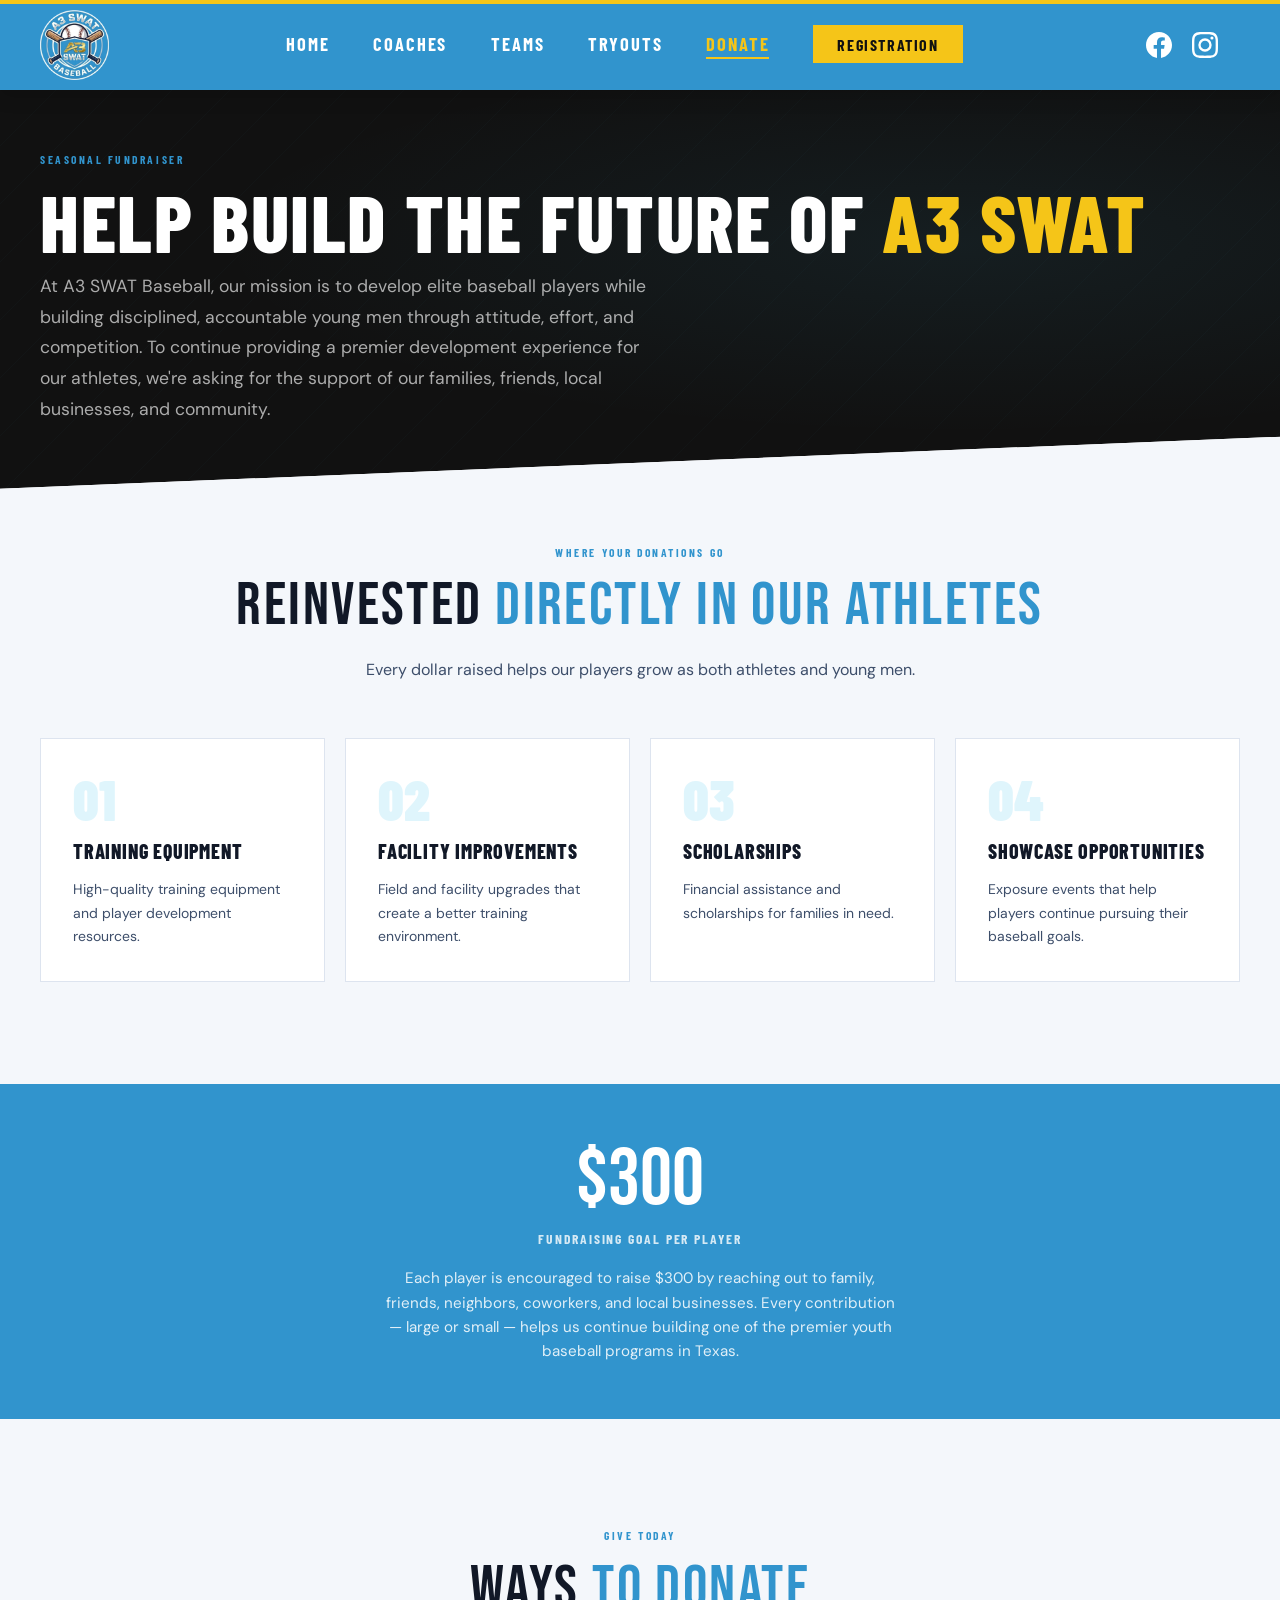
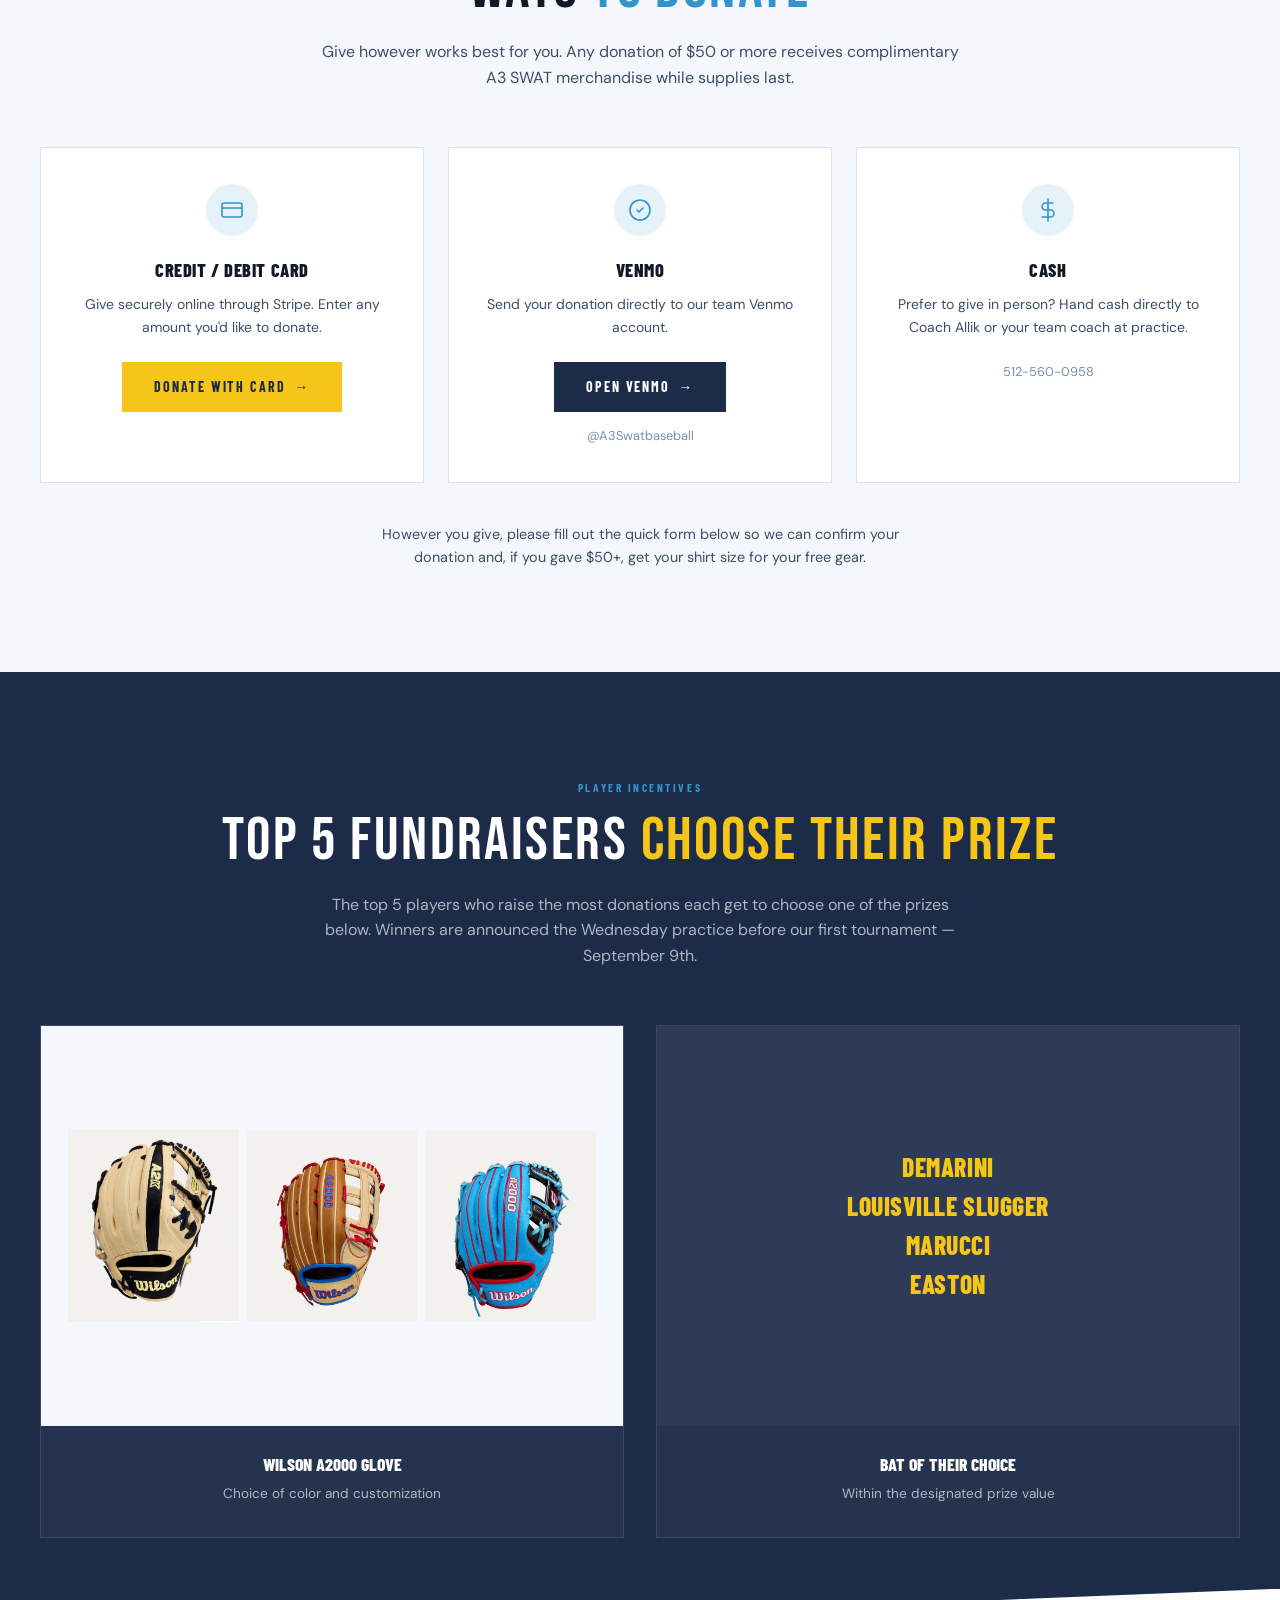
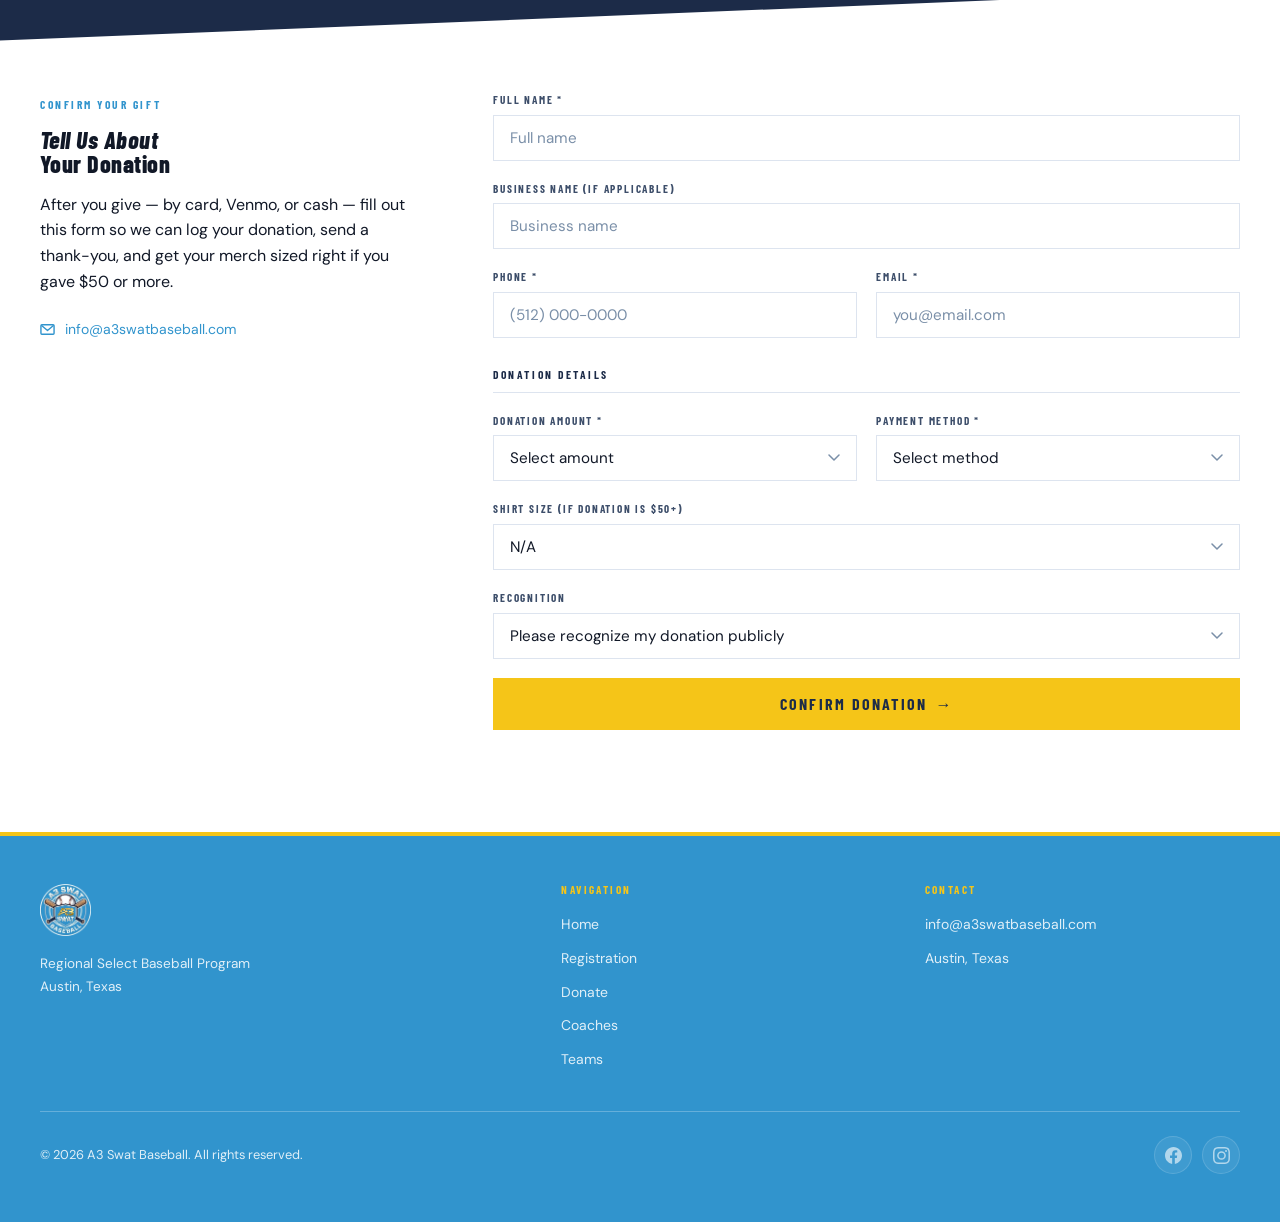
<file: donate.html>
<!DOCTYPE html>
<html lang="en">
<head>
  <meta charset="UTF-8" />
  <meta name="viewport" content="width=device-width, initial-scale=1.0" />
  <title>Donate — A3 SWAT Baseball</title>
  <meta name="description" content="Support the A3 SWAT Baseball Seasonal Donation Fundraiser. Help provide equipment, facility upgrades, scholarships, and showcase opportunities for our athletes." />
  <meta property="og:title" content="A3 Swat Baseball | Seasonal Donation Fundraiser" />
  <meta property="og:description" content="Help build the future of A3 SWAT Baseball. Every dollar raised goes directly to our athletes." />
  <meta property="og:image" content="https://a3swatbaseball.com/assets/logo.png" />
  <meta property="og:url" content="https://a3swatbaseball.com/donate.html" />
  <meta property="og:type" content="website" />
  <meta name="twitter:card" content="summary" />
  <meta name="twitter:title" content="A3 Swat Baseball | Seasonal Donation Fundraiser" />
  <meta name="twitter:image" content="https://a3swatbaseball.com/assets/logo.png" />
  <link rel="preconnect" href="https://fonts.googleapis.com" />
  <link rel="preconnect" href="https://fonts.gstatic.com" crossorigin />
  <link href="https://fonts.googleapis.com/css2?family=Barlow+Condensed:ital,wght@0,400;0,600;0,700;0,800;0,900;1,700&family=Barlow:wght@300;400;500;600&display=swap" rel="stylesheet" />
  <link rel="stylesheet" href="assets/css/styles.css?v=13" />
</head>
<body>

  <!-- NAV -->
  <nav class="nav" id="nav">
    <div class="nav-inner">
      <a href="index.html" class="nav-logo">
        <img src="assets/logo.png" alt="A3 SWAT Baseball" />
      </a>
      <ul class="nav-links">
        <li><a href="index.html">Home</a></li>
        <li><a href="coaches.html">Coaches</a></li>
        <li><a href="teams.html">Teams</a></li>
        <li><a href="tryouts.html">Tryouts</a></li>
        <li><a href="donate.html" class="active">Donate</a></li>
        <li><a href="registration.html" class="nav-cta">Registration</a></li>
      </ul>
      <div class="nav-socials">
        <a href="https://www.facebook.com/share/1CsExcKNdH/?mibextid=wwXIfr" target="_blank" rel="noopener" aria-label="Facebook"><svg viewBox="0 0 24 24" xmlns="http://www.w3.org/2000/svg"><path d="M24 12.073C24 5.446 18.627 0 12 0S0 5.446 0 12.073C0 18.1 4.388 23.094 10.125 24v-8.437H7.078v-3.49h3.047V9.43c0-3.025 1.792-4.697 4.533-4.697 1.312 0 2.686.236 2.686.236v2.971h-1.513c-1.491 0-1.956.932-1.956 1.889v2.255h3.328l-.532 3.49h-2.796V24C19.612 23.094 24 18.1 24 12.073z"/></svg></a>
        <a href="https://www.instagram.com/a3swatbaseball" target="_blank" rel="noopener" aria-label="Instagram"><svg viewBox="0 0 24 24" xmlns="http://www.w3.org/2000/svg"><path d="M12 2.163c3.204 0 3.584.012 4.85.07 3.252.148 4.771 1.691 4.919 4.919.058 1.265.069 1.645.069 4.849 0 3.205-.012 3.584-.069 4.849-.149 3.225-1.664 4.771-4.919 4.919-1.266.058-1.644.07-4.85.07-3.204 0-3.584-.012-4.849-.07-3.26-.149-4.771-1.699-4.919-4.92-.058-1.265-.07-1.644-.07-4.849 0-3.204.013-3.583.07-4.849.149-3.227 1.664-4.771 4.919-4.919 1.266-.057 1.645-.069 4.849-.069zM12 0C8.741 0 8.333.014 7.053.072 2.695.272.273 2.69.073 7.052.014 8.333 0 8.741 0 12c0 3.259.014 3.668.072 4.948.2 4.358 2.618 6.78 6.98 6.98C8.333 23.986 8.741 24 12 24c3.259 0 3.668-.014 4.948-.072 4.354-.2 6.782-2.618 6.979-6.98.059-1.28.073-1.689.073-4.948 0-3.259-.014-3.667-.072-4.947-.196-4.354-2.617-6.78-6.979-6.98C15.668.014 15.259 0 12 0zm0 5.838a6.162 6.162 0 100 12.324 6.162 6.162 0 000-12.324zM12 16a4 4 0 110-8 4 4 0 010 8zm6.406-11.845a1.44 1.44 0 100 2.881 1.44 1.44 0 000-2.881z"/></svg></a>
      </div>
      <button class="nav-toggle" id="navToggle" aria-label="Toggle menu">
        <span></span><span></span><span></span>
      </button>
    </div>
  </nav>

  <div class="nav-drawer" id="navDrawer">
    <a href="index.html">Home</a>
    <a href="coaches.html">Coaches</a>
    <a href="teams.html">Teams</a>
    <a href="tryouts.html">Tryouts</a>
    <a href="donate.html" style="color: var(--gold);">Donate</a>
    <a href="registration.html">Registration →</a>
  </div>

  <!-- PAGE HERO -->
  <section class="pg-hero clip-bot">
    <div class="wrap">
      <div class="pg-hero-content">
        <div class="label">Seasonal Fundraiser</div>
        <h1>Help Build the Future of <em>A3 SWAT</em></h1>
        <p>At A3 SWAT Baseball, our mission is to develop elite baseball players while building disciplined, accountable young men through attitude, effort, and competition. To continue providing a premier development experience for our athletes, we're asking for the support of our families, friends, local businesses, and community.</p>
      </div>
    </div>
  </section>

  <!-- WHERE IT GOES -->
  <section class="coaches clip-top">
    <div class="wrap">
      <div class="coaches-hd rv">
        <div class="label">Where Your Donations Go</div>
        <h2 class="sh">Reinvested <em>Directly in Our Athletes</em></h2>
        <p style="color: var(--body); max-width: 60ch; margin: 0 auto;">Every dollar raised helps our players grow as both athletes and young men.</p>
      </div>
      <div class="goes-grid">
        <div class="step-card rv">
          <div class="step-num">01</div>
          <div class="step-title">Training Equipment</div>
          <div class="step-desc">High-quality training equipment and player development resources.</div>
        </div>
        <div class="step-card rv d1">
          <div class="step-num">02</div>
          <div class="step-title">Facility Improvements</div>
          <div class="step-desc">Field and facility upgrades that create a better training environment.</div>
        </div>
        <div class="step-card rv d2">
          <div class="step-num">03</div>
          <div class="step-title">Scholarships</div>
          <div class="step-desc">Financial assistance and scholarships for families in need.</div>
        </div>
        <div class="step-card rv d3">
          <div class="step-num">04</div>
          <div class="step-title">Showcase Opportunities</div>
          <div class="step-desc">Exposure events that help players continue pursuing their baseball goals.</div>
        </div>
      </div>
    </div>
  </section>

  <!-- FUNDRAISING GOAL STAT -->
  <section class="stat-banner">
    <div class="wrap">
      <div class="stat-num">$300</div>
      <div class="stat-label">Fundraising Goal Per Player</div>
      <p>Each player is encouraged to raise $300 by reaching out to family, friends, neighbors, coworkers, and local businesses. Every contribution — large or small — helps us continue building one of the premier youth baseball programs in Texas.</p>
    </div>
  </section>

  <!-- DONATE NOW -->
  <section class="coaches" id="give">
    <div class="wrap">
      <div class="coaches-hd rv">
        <div class="label">Give Today</div>
        <h2 class="sh">Ways <em>to Donate</em></h2>
        <p style="color: var(--body); max-width: 60ch; margin: 0 auto;">Give however works best for you. Any donation of $50 or more receives complimentary A3 SWAT merchandise while supplies last.</p>
      </div>

      <div class="pay-grid">
        <div class="pay-card rv">
          <div class="pay-icon">
            <svg width="24" height="24" viewBox="0 0 24 24" fill="none" stroke="currentColor" stroke-width="1.6" stroke-linecap="round" stroke-linejoin="round"><rect x="2" y="5" width="20" height="14" rx="2"/><line x1="2" y1="10" x2="22" y2="10"/></svg>
          </div>
          <div class="pay-title">Credit / Debit Card</div>
          <div class="pay-desc">Give securely online through Stripe. Enter any amount you'd like to donate.</div>
          <a href="https://donate.stripe.com/cNi6oG4bVeF09Su4fn4Vy01" target="_blank" rel="noopener" class="btn btn-gold">Donate with Card <span class="arr">→</span></a>
        </div>

        <div class="pay-card rv d1">
          <div class="pay-icon">
            <svg width="24" height="24" viewBox="0 0 24 24" fill="none" stroke="currentColor" stroke-width="1.6" stroke-linecap="round" stroke-linejoin="round"><circle cx="12" cy="12" r="10"/><path d="M9 12l2 2 4-4"/></svg>
          </div>
          <div class="pay-title">Venmo</div>
          <div class="pay-desc">Send your donation directly to our team Venmo account.</div>
          <a href="https://venmo.com/u/A3Swatbaseball" target="_blank" rel="noopener" class="btn btn-navy">Open Venmo <span class="arr">→</span></a>
          <div class="pay-sub">@A3Swatbaseball</div>
        </div>

        <div class="pay-card rv d2">
          <div class="pay-icon">
            <svg width="24" height="24" viewBox="0 0 24 24" fill="none" stroke="currentColor" stroke-width="1.6" stroke-linecap="round" stroke-linejoin="round"><path d="M12 1v22M17 5H9.5a3.5 3.5 0 000 7h5a3.5 3.5 0 010 7H6"/></svg>
          </div>
          <div class="pay-title">Cash</div>
          <div class="pay-desc">Prefer to give in person? Hand cash directly to Coach Allik or your team coach at practice.</div>
          <div class="pay-sub">512-560-0958</div>
        </div>
      </div>

      <p class="rv" style="text-align:center; margin-top:2.5rem; color:var(--body); font-size:0.9rem; max-width:56ch; margin-inline:auto;">
        However you give, please fill out the quick form below so we can confirm your donation and, if you gave $50+, get your shirt size for your free gear.
      </p>
    </div>
  </section>

  <!-- PRIZES -->
  <section class="prize-section">
    <div class="wrap">
      <div class="coaches-hd rv">
        <div class="label">Player Incentives</div>
        <h2 class="sh">Top 5 Fundraisers <em>Choose Their Prize</em></h2>
        <p style="margin: 0 auto;">The top 5 players who raise the most donations each get to choose one of the prizes below. Winners are announced the Wednesday practice before our first tournament — September 9th.</p>
      </div>
      <div class="prize-grid">
        <div class="prize-card rv">
          <div class="prize-photo-group">
            <img src="assets/donate-glove-a2k.jpg" alt="Wilson A2K baseball glove, black and tan colorway" />
            <img src="assets/donate-glove-custom.jpg" alt="Wilson A2000 baseball glove, red white and blue colorway" />
            <img src="assets/donate-glove-blue.jpg" alt="Wilson A2000 baseball glove, blue and red colorway" />
          </div>
          <div class="prize-info">
            <div class="prize-name">Wilson A2000 Glove</div>
            <div class="prize-desc">Choice of color and customization</div>
          </div>
        </div>
        <div class="prize-card rv d1">
          <div class="prize-brand-block">
            <div class="prize-brand-item">DeMarini</div>
            <div class="prize-brand-item">Louisville Slugger</div>
            <div class="prize-brand-item">Marucci</div>
            <div class="prize-brand-item">Easton</div>
          </div>
          <div class="prize-info">
            <div class="prize-name">Bat of Their Choice</div>
            <div class="prize-desc">Within the designated prize value</div>
          </div>
        </div>
      </div>
    </div>
  </section>

  <!-- DONATION CONFIRMATION FORM -->
  <section class="reg-section clip-top">
    <div class="wrap">
      <div class="reg-inner">
        <div class="rv">
          <div class="label">Confirm Your Gift</div>
          <h2><em>Tell Us About</em><br />Your Donation</h2>
          <p style="margin-top:1rem;">After you give — by card, Venmo, or cash — fill out this form so we can log your donation, send a thank-you, and get your merch sized right if you gave $50 or more.</p>
          <div class="info-row" style="margin-top:1.5rem;">
            <svg width="15" height="15" viewBox="0 0 16 16" fill="none" stroke="var(--sky)" stroke-width="1.5" stroke-linecap="round" stroke-linejoin="round"><path d="M2 4l6 5 6-5"/><rect x="1" y="3" width="14" height="10" rx="1"/></svg>
            <a href="mailto:info@a3swatbaseball.com">info@a3swatbaseball.com</a>
          </div>
        </div>

        <div class="rv d2">
          <form class="form" id="donateForm">

            <div class="fg">
              <label for="d-name">Full Name *</label>
              <input type="text" id="d-name" name="donorName" placeholder="Full name" required />
            </div>
            <div class="fg">
              <label for="d-business">Business Name (if applicable)</label>
              <input type="text" id="d-business" name="businessName" placeholder="Business name" />
            </div>
            <div class="form-row">
              <div class="fg">
                <label for="d-phone">Phone *</label>
                <input type="tel" id="d-phone" name="donorPhone" placeholder="(512) 000-0000" required />
              </div>
              <div class="fg">
                <label for="d-email">Email *</label>
                <input type="email" id="d-email" name="donorEmail" placeholder="you@email.com" required />
              </div>
            </div>

            <div class="form-divider">Donation Details</div>

            <div class="form-row">
              <div class="fg">
                <label for="d-amount">Donation Amount *</label>
                <select id="d-amount" name="amount" required>
                  <option value="" disabled selected>Select amount</option>
                  <option>$25</option>
                  <option>$50</option>
                  <option>$100</option>
                  <option>$250</option>
                  <option>$500</option>
                  <option>$1,000</option>
                  <option>Other</option>
                </select>
              </div>
              <div class="fg">
                <label for="d-method">Payment Method *</label>
                <select id="d-method" name="paymentMethod" required>
                  <option value="" disabled selected>Select method</option>
                  <option>Credit / Debit Card</option>
                  <option>Venmo</option>
                  <option>Cash</option>
                </select>
              </div>
            </div>

            <div class="fg">
              <label for="d-shirt">Shirt Size (if donation is $50+)</label>
              <select id="d-shirt" name="shirtSize">
                <option value="" selected>N/A</option>
                <option>Youth S</option>
                <option>Youth M</option>
                <option>Youth L</option>
                <option>Adult S</option>
                <option>Adult M</option>
                <option>Adult L</option>
                <option>Adult XL</option>
                <option>Adult XXL</option>
              </select>
            </div>

            <div class="fg">
              <label for="d-recognition">Recognition</label>
              <select id="d-recognition" name="recognition">
                <option value="Public" selected>Please recognize my donation publicly</option>
                <option value="Anonymous">I prefer to remain anonymous</option>
              </select>
            </div>

            <div>
              <button type="submit" class="btn btn-gold" style="width:100%; justify-content:center; padding:1rem 2rem; font-size:1rem;">
                Confirm Donation <span class="arr">→</span>
              </button>
            </div>
          </form>

          <div class="form-success" id="donateOk">
            <h3>Thank You!</h3>
            <p>Your generosity creates opportunities that extend far beyond the baseball field. We've logged your donation and will follow up shortly.</p>
          </div>
        </div>
      </div>
    </div>
  </section>

  <!-- FOOTER -->
  <footer class="footer">
    <div class="wrap">
      <div class="footer-grid">
        <div class="footer-brand">
          <img src="assets/logo.png" alt="A3 SWAT Baseball" />
          <p>Regional Select Baseball Program<br />Austin, Texas</p>
        </div>
        <div class="footer-col">
          <h4>Navigation</h4>
          <ul>
            <li><a href="index.html">Home</a></li>
            <li><a href="registration.html">Registration</a></li>
            <li><a href="donate.html">Donate</a></li>
            <li><a href="coaches.html">Coaches</a></li>
            <li><a href="teams.html">Teams</a></li>
          </ul>
        </div>
        <div class="footer-col">
          <h4>Contact</h4>
          <ul>
            <li><a href="mailto:info@a3swatbaseball.com">info@a3swatbaseball.com</a></li>
            <li><a href="#">Austin, Texas</a></li>
          </ul>
        </div>
      </div>
      <div class="footer-bottom">
        <p class="footer-copy">&copy; 2026 A3 Swat Baseball. All rights reserved.</p>
        <div class="socials">
          <a href="https://www.facebook.com/share/1CsExcKNdH/?mibextid=wwXIfr" target="_blank" rel="noopener" class="social" aria-label="Facebook">
            <svg viewBox="0 0 24 24" xmlns="http://www.w3.org/2000/svg"><path d="M24 12.073C24 5.446 18.627 0 12 0S0 5.446 0 12.073C0 18.1 4.388 23.094 10.125 24v-8.437H7.078v-3.49h3.047V9.43c0-3.025 1.792-4.697 4.533-4.697 1.312 0 2.686.236 2.686.236v2.971h-1.513c-1.491 0-1.956.932-1.956 1.889v2.255h3.328l-.532 3.49h-2.796V24C19.612 23.094 24 18.1 24 12.073z"/></svg>
          </a>
          <a href="https://www.instagram.com/a3swatbaseball" target="_blank" rel="noopener" class="social" aria-label="Instagram">
            <svg viewBox="0 0 24 24" xmlns="http://www.w3.org/2000/svg"><path d="M12 2.163c3.204 0 3.584.012 4.85.07 3.252.148 4.771 1.691 4.919 4.919.058 1.265.069 1.645.069 4.849 0 3.205-.012 3.584-.069 4.849-.149 3.225-1.664 4.771-4.919 4.919-1.266.058-1.644.07-4.85.07-3.204 0-3.584-.012-4.849-.07-3.26-.149-4.771-1.699-4.919-4.92-.058-1.265-.07-1.644-.07-4.849 0-3.204.013-3.583.07-4.849.149-3.227 1.664-4.771 4.919-4.919 1.266-.057 1.645-.069 4.849-.069zM12 0C8.741 0 8.333.014 7.053.072 2.695.272.273 2.69.073 7.052.014 8.333 0 8.741 0 12c0 3.259.014 3.668.072 4.948.2 4.358 2.618 6.78 6.98 6.98C8.333 23.986 8.741 24 12 24c3.259 0 3.668-.014 4.948-.072 4.354-.2 6.782-2.618 6.979-6.98.059-1.28.073-1.689.073-4.948 0-3.259-.014-3.667-.072-4.947-.196-4.354-2.617-6.78-6.979-6.98C15.668.014 15.259 0 12 0zm0 5.838a6.162 6.162 0 100 12.324 6.162 6.162 0 000-12.324zM12 16a4 4 0 110-8 4 4 0 010 8zm6.406-11.845a1.44 1.44 0 100 2.881 1.44 1.44 0 000-2.881z"/></svg>
          </a>
        </div>
      </div>
    </div>
  </footer>

  <script src="assets/js/main.js?v=5"></script>
</body>
</html>
</file>
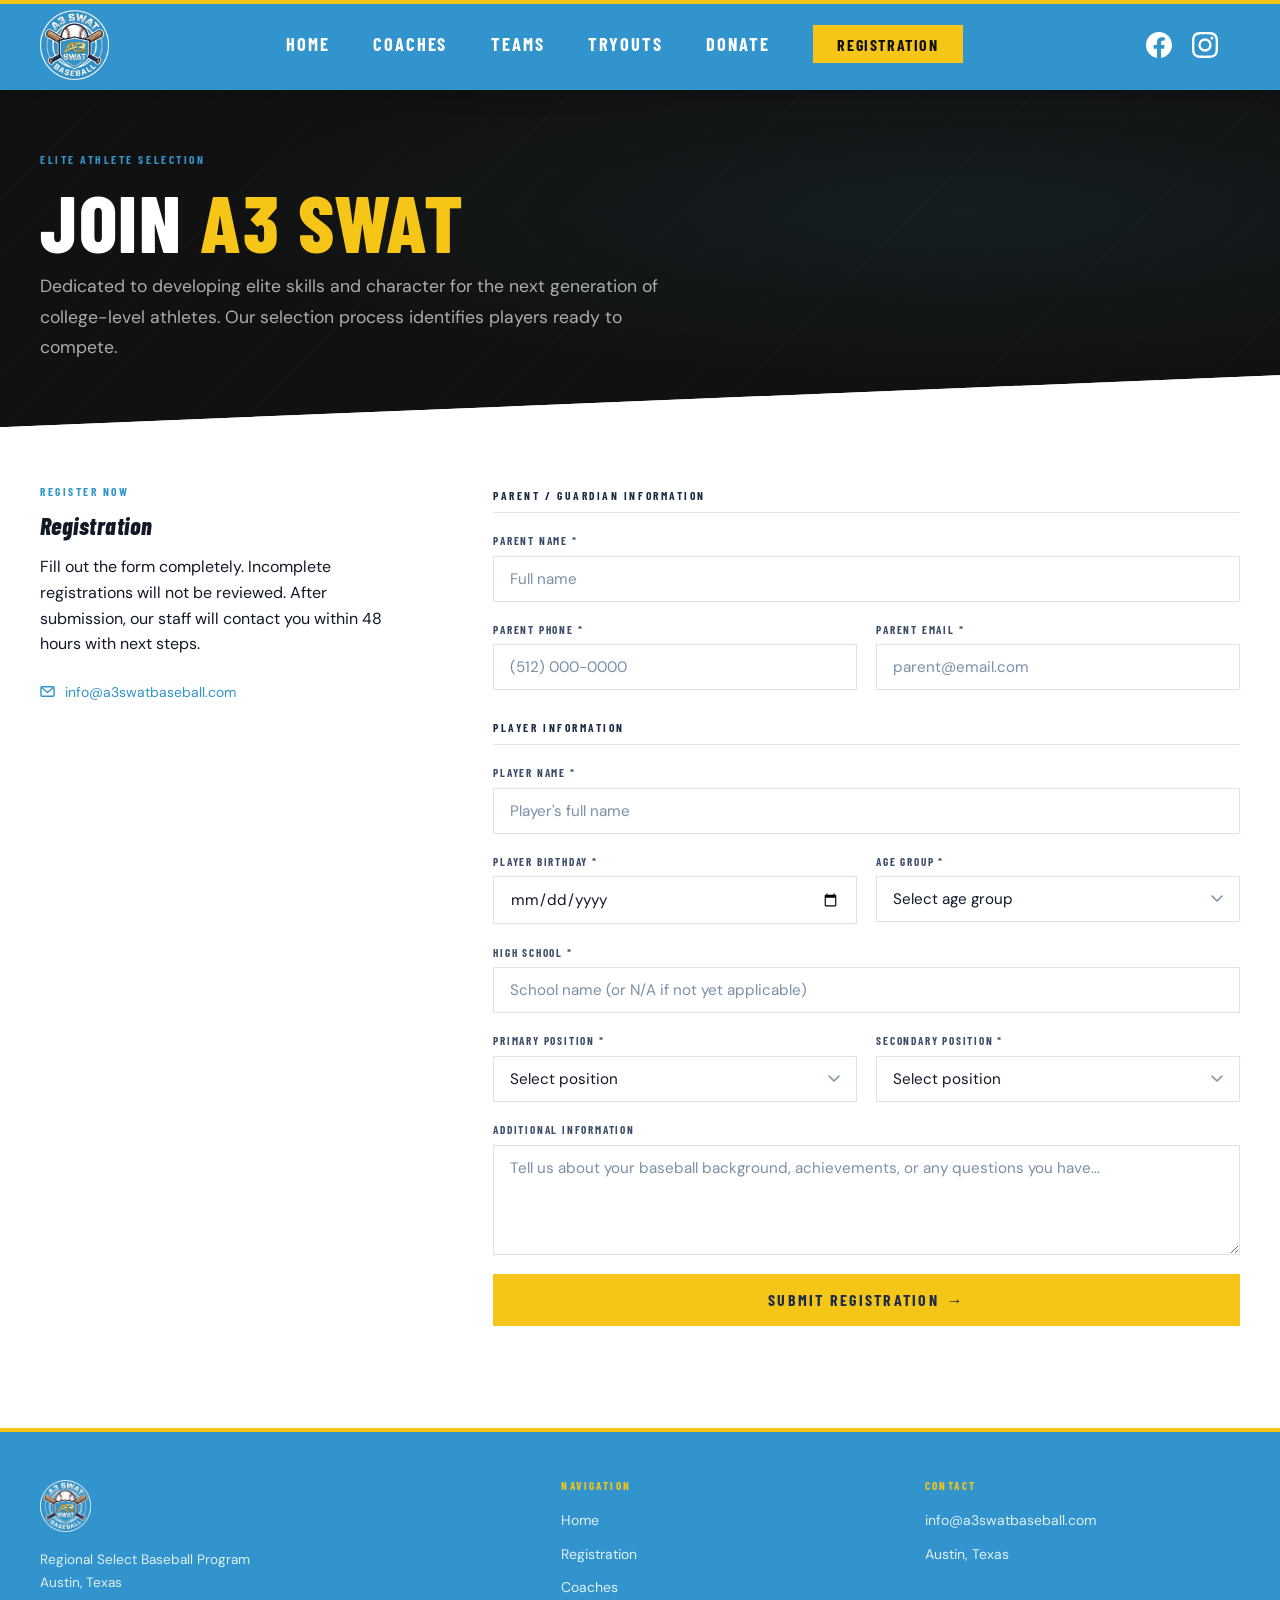
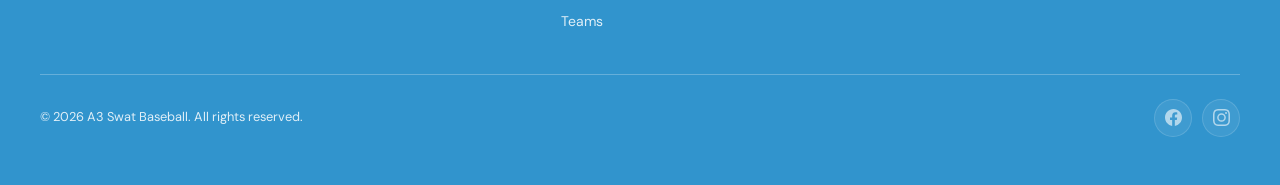
<file: registration.html>
<!DOCTYPE html>
<html lang="en">
<head>
  <meta charset="UTF-8" />
  <meta name="viewport" content="width=device-width, initial-scale=1.0" />
  <title>Registration — A3 SWAT Baseball</title>
  <meta name="description" content="Register to join A3 SWAT Baseball. Complete the registration form to start the selection process." />
  <meta property="og:title" content="A3 Swat Baseball | Regional Select Program" />
  <meta property="og:description" content="Register to join A3 SWAT Baseball. Complete the form to start the selection process." />
  <meta property="og:image" content="https://a3swatbaseball.com/assets/logo.png" />
  <meta property="og:url" content="https://a3swatbaseball.com/registration.html" />
  <meta property="og:type" content="website" />
  <meta name="twitter:card" content="summary" />
  <meta name="twitter:title" content="A3 Swat Baseball | Regional Select Program" />
  <meta name="twitter:image" content="https://a3swatbaseball.com/assets/logo.png" />
  <link rel="preconnect" href="https://fonts.googleapis.com" />
  <link rel="preconnect" href="https://fonts.gstatic.com" crossorigin />
  <link href="https://fonts.googleapis.com/css2?family=Barlow+Condensed:ital,wght@0,400;0,600;0,700;0,800;0,900;1,700&family=Barlow:wght@300;400;500;600&display=swap" rel="stylesheet" />
  <link rel="stylesheet" href="assets/css/styles.css?v=13" />
</head>
<body>

  <!-- NAV -->
  <nav class="nav" id="nav">
    <div class="nav-inner">
      <a href="index.html" class="nav-logo">
        <img src="assets/logo.png" alt="A3 SWAT Baseball" />
      </a>
      <ul class="nav-links">
        <li><a href="index.html">Home</a></li>
        <li><a href="coaches.html">Coaches</a></li>
        <li><a href="teams.html">Teams</a></li>
        <li><a href="tryouts.html">Tryouts</a></li>
        <li><a href="donate.html">Donate</a></li>
        <li><a href="registration.html" class="nav-cta active">Registration</a></li>
      </ul>
      <div class="nav-socials">
        <a href="https://www.facebook.com/share/1CsExcKNdH/?mibextid=wwXIfr" target="_blank" rel="noopener" aria-label="Facebook"><svg viewBox="0 0 24 24" xmlns="http://www.w3.org/2000/svg"><path d="M24 12.073C24 5.446 18.627 0 12 0S0 5.446 0 12.073C0 18.1 4.388 23.094 10.125 24v-8.437H7.078v-3.49h3.047V9.43c0-3.025 1.792-4.697 4.533-4.697 1.312 0 2.686.236 2.686.236v2.971h-1.513c-1.491 0-1.956.932-1.956 1.889v2.255h3.328l-.532 3.49h-2.796V24C19.612 23.094 24 18.1 24 12.073z"/></svg></a>
        <a href="https://www.instagram.com/a3swatbaseball" target="_blank" rel="noopener" aria-label="Instagram"><svg viewBox="0 0 24 24" xmlns="http://www.w3.org/2000/svg"><path d="M12 2.163c3.204 0 3.584.012 4.85.07 3.252.148 4.771 1.691 4.919 4.919.058 1.265.069 1.645.069 4.849 0 3.205-.012 3.584-.069 4.849-.149 3.225-1.664 4.771-4.919 4.919-1.266.058-1.644.07-4.85.07-3.204 0-3.584-.012-4.849-.07-3.26-.149-4.771-1.699-4.919-4.92-.058-1.265-.07-1.644-.07-4.849 0-3.204.013-3.583.07-4.849.149-3.227 1.664-4.771 4.919-4.919 1.266-.057 1.645-.069 4.849-.069zM12 0C8.741 0 8.333.014 7.053.072 2.695.272.273 2.69.073 7.052.014 8.333 0 8.741 0 12c0 3.259.014 3.668.072 4.948.2 4.358 2.618 6.78 6.98 6.98C8.333 23.986 8.741 24 12 24c3.259 0 3.668-.014 4.948-.072 4.354-.2 6.782-2.618 6.979-6.98.059-1.28.073-1.689.073-4.948 0-3.259-.014-3.667-.072-4.947-.196-4.354-2.617-6.78-6.979-6.98C15.668.014 15.259 0 12 0zm0 5.838a6.162 6.162 0 100 12.324 6.162 6.162 0 000-12.324zM12 16a4 4 0 110-8 4 4 0 010 8zm6.406-11.845a1.44 1.44 0 100 2.881 1.44 1.44 0 000-2.881z"/></svg></a>
      </div>
      <button class="nav-toggle" id="navToggle" aria-label="Toggle menu">
        <span></span><span></span><span></span>
      </button>
    </div>
  </nav>

  <div class="nav-drawer" id="navDrawer">
    <a href="index.html">Home</a>
    <a href="coaches.html">Coaches</a>
    <a href="teams.html">Teams</a>
    <a href="tryouts.html">Tryouts</a>
    <a href="donate.html">Donate</a>
    <a href="registration.html" style="color: var(--gold);">Registration →</a>
  </div>

  <!-- PAGE HERO -->
  <section class="pg-hero clip-bot">
    <div class="wrap">
      <div class="pg-hero-content">
        <div class="label">Elite Athlete Selection</div>
        <h1>Join <em>A3 SWAT</em></h1>
        <p>Dedicated to developing elite skills and character for the next generation of college-level athletes. Our selection process identifies players ready to compete.</p>
      </div>
    </div>
  </section>

  <!-- REGISTRATION FORM -->
  <section class="reg-section clip-top">
    <div class="wrap">
      <div class="reg-inner">
        <div class="rv">
          <div class="label">Register Now</div>
          <h2><em>Registration</em></h2>
          <p style="margin-top:1rem;">Fill out the form completely. Incomplete registrations will not be reviewed. After submission, our staff will contact you within 48 hours with next steps.</p>
          <div class="info-row" style="margin-top:1.5rem;">
            <svg width="15" height="15" viewBox="0 0 16 16" fill="none" stroke="var(--sky)" stroke-width="1.5" stroke-linecap="round" stroke-linejoin="round"><path d="M2 4l6 5 6-5"/><rect x="1" y="3" width="14" height="10" rx="1"/></svg>
            <a href="mailto:info@a3swatbaseball.com">info@a3swatbaseball.com</a>
          </div>
        </div>

        <div class="rv d2">
          <form class="form" id="regForm" >

            <!-- PARENT INFO -->
            <div class="form-divider">Parent / Guardian Information</div>

            <div class="fg">
              <label for="r-pname">Parent Name *</label>
              <input type="text" id="r-pname" name="parentName" placeholder="Full name" required />
            </div>
            <div class="form-row">
              <div class="fg">
                <label for="r-pphone">Parent Phone *</label>
                <input type="tel" id="r-pphone" name="parentPhone" placeholder="(512) 000-0000" required />
              </div>
              <div class="fg">
                <label for="r-pemail">Parent Email *</label>
                <input type="email" id="r-pemail" name="parentEmail" placeholder="parent@email.com" required />
              </div>
            </div>

            <!-- PLAYER INFO -->
            <div class="form-divider" style="margin-top:0.5rem;">Player Information</div>

            <div class="fg">
              <label for="r-plname">Player Name *</label>
              <input type="text" id="r-plname" name="playerName" placeholder="Player's full name" required />
            </div>
            <div class="form-row">
              <div class="fg">
                <label for="r-bday">Player Birthday *</label>
                <input type="date" id="r-bday" name="playerBirthday" required />
              </div>
              <div class="fg">
                <label for="r-age">Age Group *</label>
                <select id="r-age" name="ageGroup" required>
                  <option value="" disabled selected>Select age group</option>
                  <option>11U</option>
                  <option>12U</option>
                  <option>13U</option>
                  <option>14U</option>
                  <option>15U</option>
                  <option>16U</option>
                  <option>17U</option>
                  <option>18U</option>
                </select>
              </div>
            </div>
            <div class="fg">
              <label for="r-hs">High School *</label>
              <input type="text" id="r-hs" name="highSchool" placeholder="School name (or N/A if not yet applicable)" required />
            </div>
            <div class="form-row">
              <div class="fg">
                <label for="r-pos1">Primary Position *</label>
                <select id="r-pos1" name="position1" required>
                  <option value="" disabled selected>Select position</option>
                  <option>Pitcher</option>
                  <option>Catcher</option>
                  <option>First Base</option>
                  <option>Second Base</option>
                  <option>Third Base</option>
                  <option>Shortstop</option>
                  <option>Left Field</option>
                  <option>Center Field</option>
                  <option>Right Field</option>
                </select>
              </div>
              <div class="fg">
                <label for="r-pos2">Secondary Position *</label>
                <select id="r-pos2" name="position2" required>
                  <option value="" disabled selected>Select position</option>
                  <option>Pitcher</option>
                  <option>Catcher</option>
                  <option>First Base</option>
                  <option>Second Base</option>
                  <option>Third Base</option>
                  <option>Shortstop</option>
                  <option>Left Field</option>
                  <option>Center Field</option>
                  <option>Right Field</option>
                  <option>Utility</option>
                </select>
              </div>
            </div>
            <div class="fg">
              <label for="r-add">Additional Information</label>
              <textarea id="r-add" name="additional" placeholder="Tell us about your baseball background, achievements, or any questions you have..."></textarea>
            </div>

            <div>
              <button type="submit" class="btn btn-gold" style="width:100%; justify-content:center; padding:1rem 2rem; font-size:1rem;">
                Submit Registration <span class="arr">→</span>
              </button>
            </div>
          </form>

          <div class="form-success" id="regOk">
            <h3>Registration Submitted</h3>
            <p>We've received your registration. Our staff will review it and reach out within 48 hours. Stay sharp.</p>
          </div>
        </div>
      </div>
    </div>
  </section>

  <!-- FOOTER -->
  <footer class="footer">
    <div class="wrap">
      <div class="footer-grid">
        <div class="footer-brand">
          <img src="assets/logo.png" alt="A3 SWAT Baseball" />
          <p>Regional Select Baseball Program<br />Austin, Texas</p>
        </div>
        <div class="footer-col">
          <h4>Navigation</h4>
          <ul>
            <li><a href="index.html">Home</a></li>
            <li><a href="registration.html">Registration</a></li>
            <li><a href="coaches.html">Coaches</a></li>
            <li><a href="teams.html">Teams</a></li>
          </ul>
        </div>
        <div class="footer-col">
          <h4>Contact</h4>
          <ul>
            <li><a href="mailto:info@a3swatbaseball.com">info@a3swatbaseball.com</a></li>
            <li><a href="#">Austin, Texas</a></li>
          </ul>
        </div>
      </div>
      <div class="footer-bottom">
        <p class="footer-copy">&copy; 2026 A3 Swat Baseball. All rights reserved.</p>
        <div class="socials">
          <a href="https://www.facebook.com/share/1CsExcKNdH/?mibextid=wwXIfr" target="_blank" rel="noopener" class="social" aria-label="Facebook">
            <svg viewBox="0 0 24 24" xmlns="http://www.w3.org/2000/svg"><path d="M24 12.073C24 5.446 18.627 0 12 0S0 5.446 0 12.073C0 18.1 4.388 23.094 10.125 24v-8.437H7.078v-3.49h3.047V9.43c0-3.025 1.792-4.697 4.533-4.697 1.312 0 2.686.236 2.686.236v2.971h-1.513c-1.491 0-1.956.932-1.956 1.889v2.255h3.328l-.532 3.49h-2.796V24C19.612 23.094 24 18.1 24 12.073z"/></svg>
          </a>
          <a href="https://www.instagram.com/a3swatbaseball" target="_blank" rel="noopener" class="social" aria-label="Instagram">
            <svg viewBox="0 0 24 24" xmlns="http://www.w3.org/2000/svg"><path d="M12 2.163c3.204 0 3.584.012 4.85.07 3.252.148 4.771 1.691 4.919 4.919.058 1.265.069 1.645.069 4.849 0 3.205-.012 3.584-.069 4.849-.149 3.225-1.664 4.771-4.919 4.919-1.266.058-1.644.07-4.85.07-3.204 0-3.584-.012-4.849-.07-3.26-.149-4.771-1.699-4.919-4.92-.058-1.265-.07-1.644-.07-4.849 0-3.204.013-3.583.07-4.849.149-3.227 1.664-4.771 4.919-4.919 1.266-.057 1.645-.069 4.849-.069zM12 0C8.741 0 8.333.014 7.053.072 2.695.272.273 2.69.073 7.052.014 8.333 0 8.741 0 12c0 3.259.014 3.668.072 4.948.2 4.358 2.618 6.78 6.98 6.98C8.333 23.986 8.741 24 12 24c3.259 0 3.668-.014 4.948-.072 4.354-.2 6.782-2.618 6.979-6.98.059-1.28.073-1.689.073-4.948 0-3.259-.014-3.667-.072-4.947-.196-4.354-2.617-6.78-6.979-6.98C15.668.014 15.259 0 12 0zm0 5.838a6.162 6.162 0 100 12.324 6.162 6.162 0 000-12.324zM12 16a4 4 0 110-8 4 4 0 010 8zm6.406-11.845a1.44 1.44 0 100 2.881 1.44 1.44 0 000-2.881z"/></svg>
          </a>
        </div>
      </div>
    </div>
  </footer>

  <script src="assets/js/main.js?v=5"></script>
</body>
</html>
</file>
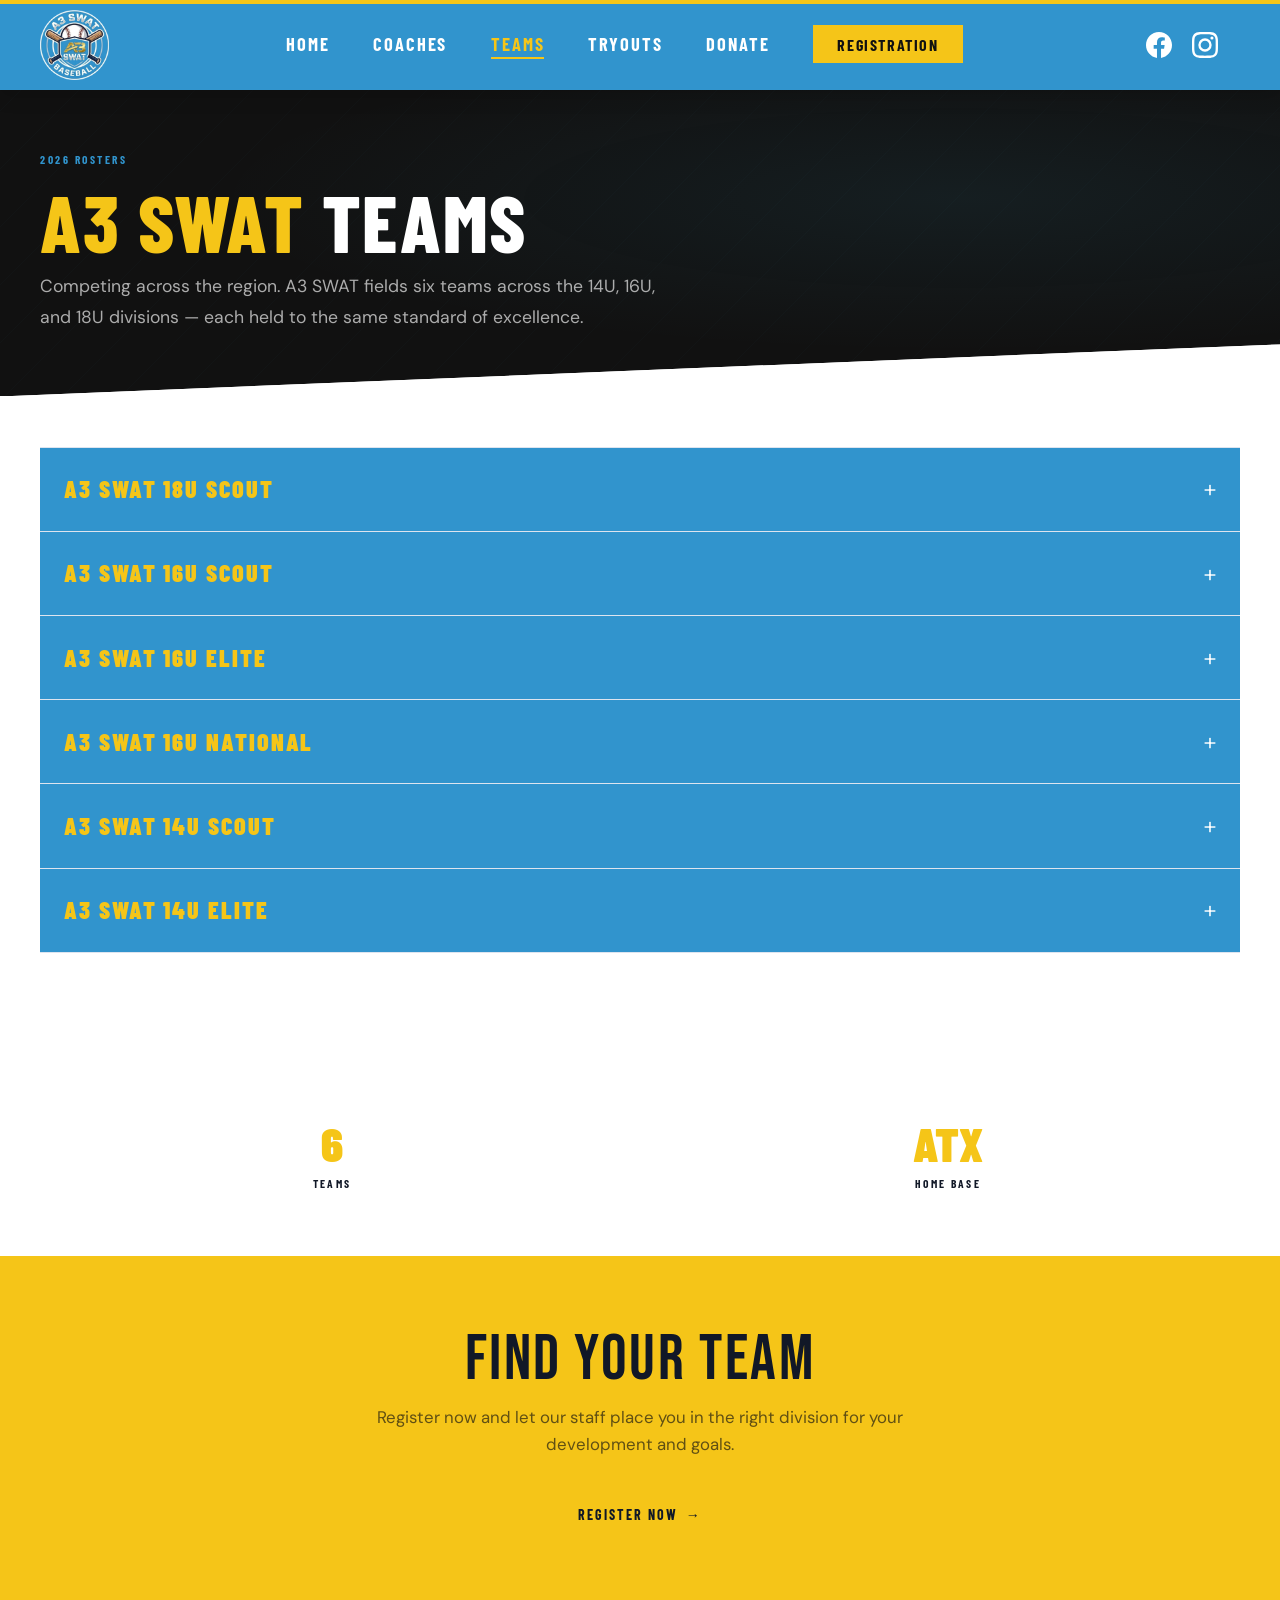
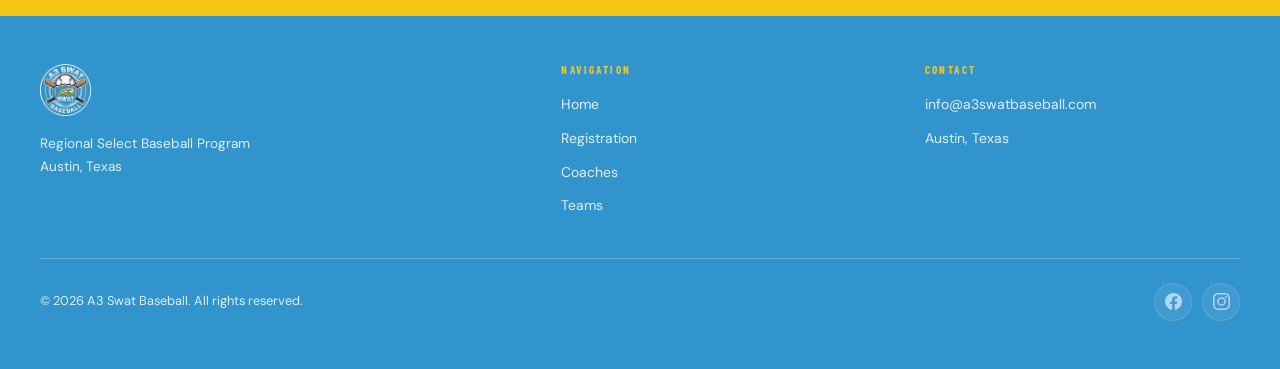
<file: teams.html>
<!DOCTYPE html>
<html lang="en">
<head>
  <meta charset="UTF-8" />
  <meta name="viewport" content="width=device-width, initial-scale=1.0" />
  <title>Teams — A3 SWAT Baseball</title>
  <meta name="description" content="A3 SWAT Baseball teams — 14U, 16U, and 18U rosters. Elite regional select baseball for athletes in Austin, TX." />
  <meta property="og:title" content="A3 Swat Baseball | Regional Select Program" />
  <meta property="og:description" content="A3 SWAT fields teams across 14U, 16U, and 18U. Elite regional select baseball for athletes in Austin, TX." />
  <meta property="og:image" content="https://a3swatbaseball.com/assets/logo.png" />
  <meta property="og:url" content="https://a3swatbaseball.com/teams.html" />
  <meta property="og:type" content="website" />
  <meta name="twitter:card" content="summary" />
  <meta name="twitter:title" content="A3 Swat Baseball | Regional Select Program" />
  <meta name="twitter:image" content="https://a3swatbaseball.com/assets/logo.png" />
  <link rel="preconnect" href="https://fonts.googleapis.com" />
  <link rel="preconnect" href="https://fonts.gstatic.com" crossorigin />
  <link href="https://fonts.googleapis.com/css2?family=Barlow+Condensed:ital,wght@0,400;0,600;0,700;0,800;0,900;1,700&family=Barlow:wght@300;400;500;600&display=swap" rel="stylesheet" />
  <link rel="stylesheet" href="assets/css/styles.css?v=13" />
  <style>
    .team-card { background: #3194CD !important; border-color: #3194CD !important; }
    .team-name, .team-badge { color: #fff !important; }
    .team-sub { color: rgba(255,255,255,0.88) !important; }
    .team-badge { background: rgba(245,197,24,0.25) !important; }
  </style>
</head>
<body>

  <!-- NAV -->
  <nav class="nav" id="nav">
    <div class="nav-inner">
      <a href="index.html" class="nav-logo">
        <img src="assets/logo.png" alt="A3 SWAT Baseball" />
      </a>
      <ul class="nav-links">
        <li><a href="index.html">Home</a></li>
        <li><a href="coaches.html">Coaches</a></li>
        <li><a href="teams.html" class="active">Teams</a></li>
        <li><a href="tryouts.html">Tryouts</a></li>
        <li><a href="donate.html">Donate</a></li>
        <li><a href="registration.html" class="nav-cta">Registration</a></li>
      </ul>
      <div class="nav-socials">
        <a href="https://www.facebook.com/share/1CsExcKNdH/?mibextid=wwXIfr" target="_blank" rel="noopener" aria-label="Facebook"><svg viewBox="0 0 24 24" xmlns="http://www.w3.org/2000/svg"><path d="M24 12.073C24 5.446 18.627 0 12 0S0 5.446 0 12.073C0 18.1 4.388 23.094 10.125 24v-8.437H7.078v-3.49h3.047V9.43c0-3.025 1.792-4.697 4.533-4.697 1.312 0 2.686.236 2.686.236v2.971h-1.513c-1.491 0-1.956.932-1.956 1.889v2.255h3.328l-.532 3.49h-2.796V24C19.612 23.094 24 18.1 24 12.073z"/></svg></a>
        <a href="https://www.instagram.com/a3swatbaseball" target="_blank" rel="noopener" aria-label="Instagram"><svg viewBox="0 0 24 24" xmlns="http://www.w3.org/2000/svg"><path d="M12 2.163c3.204 0 3.584.012 4.85.07 3.252.148 4.771 1.691 4.919 4.919.058 1.265.069 1.645.069 4.849 0 3.205-.012 3.584-.069 4.849-.149 3.225-1.664 4.771-4.919 4.919-1.266.058-1.644.07-4.85.07-3.204 0-3.584-.012-4.849-.07-3.26-.149-4.771-1.699-4.919-4.92-.058-1.265-.07-1.644-.07-4.849 0-3.204.013-3.583.07-4.849.149-3.227 1.664-4.771 4.919-4.919 1.266-.057 1.645-.069 4.849-.069zM12 0C8.741 0 8.333.014 7.053.072 2.695.272.273 2.69.073 7.052.014 8.333 0 8.741 0 12c0 3.259.014 3.668.072 4.948.2 4.358 2.618 6.78 6.98 6.98C8.333 23.986 8.741 24 12 24c3.259 0 3.668-.014 4.948-.072 4.354-.2 6.782-2.618 6.979-6.98.059-1.28.073-1.689.073-4.948 0-3.259-.014-3.667-.072-4.947-.196-4.354-2.617-6.78-6.979-6.98C15.668.014 15.259 0 12 0zm0 5.838a6.162 6.162 0 100 12.324 6.162 6.162 0 000-12.324zM12 16a4 4 0 110-8 4 4 0 010 8zm6.406-11.845a1.44 1.44 0 100 2.881 1.44 1.44 0 000-2.881z"/></svg></a>
      </div>
      <button class="nav-toggle" id="navToggle" aria-label="Toggle menu">
        <span></span><span></span><span></span>
      </button>
    </div>
  </nav>

  <div class="nav-drawer" id="navDrawer">
    <a href="index.html">Home</a>
    <a href="coaches.html">Coaches</a>
    <a href="teams.html">Teams</a>
    <a href="tryouts.html">Tryouts</a>
    <a href="donate.html">Donate</a>
    <a href="registration.html" style="color: var(--gold);">Registration →</a>
  </div>

  <!-- PAGE HERO -->
  <section class="pg-hero clip-bot">
    <div class="wrap">
      <div class="pg-hero-content">
        <div class="label">2026 Rosters</div>
        <h1><em>A3 SWAT</em> Teams</h1>
        <p>Competing across the region. A3 SWAT fields six teams across the 14U, 16U, and 18U divisions — each held to the same standard of excellence.</p>
      </div>
    </div>
  </section>

  <!-- TEAMS ACCORDION -->
  <section class="teams-section clip-top">
    <div class="wrap">
      <div class="teams-accordion">

        <details class="team-item rv">
          <summary><span class="ti-name">A3 SWAT 18U Scout</span><span class="ti-arr">+</span></summary>
          <div class="ti-body">
            <div class="roster-grid">
              <div class="roster-item"><span class="roster-num">#1</span><span class="roster-player">Jimmy Bramble</span></div>
              <div class="roster-item"><span class="roster-num">#2</span><span class="roster-player">Kade Smykal</span></div>
              <div class="roster-item"><span class="roster-num">#4</span><span class="roster-player">Evan Jacques</span></div>
              <div class="roster-item"><span class="roster-num">#6</span><span class="roster-player">Ben Pounds</span></div>
              <div class="roster-item"><span class="roster-num">#7</span><span class="roster-player">Nicholas Nuncio</span></div>
              <div class="roster-item"><span class="roster-num">#8</span><span class="roster-player">Zachary Huff</span></div>
              <div class="roster-item"><span class="roster-num">#11</span><span class="roster-player">Wyatt Herrera</span></div>
              <div class="roster-item"><span class="roster-num">#13</span><span class="roster-player">Ryan King</span></div>
              <div class="roster-item"><span class="roster-num">#15</span><span class="roster-player">Gabe Mendez</span></div>
              <div class="roster-item"><span class="roster-num">#22</span><span class="roster-player">Tony Dominguez</span></div>
              <div class="roster-item"><span class="roster-num">#23</span><span class="roster-player">Anthony Estrada</span></div>
              <div class="roster-item"><span class="roster-num">#31</span><span class="roster-player">Maddux DeFilippo</span></div>
              <div class="roster-item"><span class="roster-num">#32</span><span class="roster-player">Gabriel Chavez</span></div>
              <div class="roster-item"><span class="roster-num">#33</span><span class="roster-player">Evren Aslan</span></div>
            </div>
          </div>
        </details>

        <details class="team-item rv d1">
          <summary><span class="ti-name">A3 SWAT 16U Scout</span><span class="ti-arr">+</span></summary>
          <div class="ti-body">
            <div class="roster-grid">
              <div class="roster-item"><span class="roster-num">#1</span><span class="roster-player">Christian Escobar</span></div>
              <div class="roster-item"><span class="roster-num">#2</span><span class="roster-player">Logan Wammack</span></div>
              <div class="roster-item"><span class="roster-num">#3</span><span class="roster-player">Callan Odom</span></div>
              <div class="roster-item"><span class="roster-num">#4</span><span class="roster-player">Hollis Jefferies</span></div>
              <div class="roster-item"><span class="roster-num">#5</span><span class="roster-player">Charlie Keel</span></div>
              <div class="roster-item"><span class="roster-num">#6</span><span class="roster-player">Alex Roth</span></div>
              <div class="roster-item"><span class="roster-num">#7</span><span class="roster-player">Jack Frasure</span></div>
              <div class="roster-item"><span class="roster-num">#14</span><span class="roster-player">Rhodes Harper</span></div>
              <div class="roster-item"><span class="roster-num">#20</span><span class="roster-player">Travis Stefani</span></div>
              <div class="roster-item"><span class="roster-num">#21</span><span class="roster-player">Townes Crow</span></div>
              <div class="roster-item"><span class="roster-num">#24</span><span class="roster-player">Mason Mix</span></div>
              <div class="roster-item"><span class="roster-num">#29</span><span class="roster-player">Cory Harris</span></div>
              <div class="roster-item"><span class="roster-num">#34</span><span class="roster-player">Brody Satine</span></div>
              <div class="roster-item"><span class="roster-num">#97</span><span class="roster-player">Wyatt Synder</span></div>
            </div>
          </div>
        </details>

        <details class="team-item rv d2">
          <summary><span class="ti-name">A3 SWAT 16U Elite</span><span class="ti-arr">+</span></summary>
          <div class="ti-body">
            <div class="roster-grid">
              <div class="roster-item"><span class="roster-num">#2</span><span class="roster-player">Noah Pickering</span></div>
              <div class="roster-item"><span class="roster-num">#4</span><span class="roster-player">Lain Stefani</span></div>
              <div class="roster-item"><span class="roster-num">#7</span><span class="roster-player">Lake Forest</span></div>
              <div class="roster-item"><span class="roster-num">#8</span><span class="roster-player">Braeden Strandberg</span></div>
              <div class="roster-item"><span class="roster-num">#9</span><span class="roster-player">Parker Wendel</span></div>
              <div class="roster-item"><span class="roster-num">#15</span><span class="roster-player">Dylan Mnoian</span></div>
              <div class="roster-item"><span class="roster-num">#17</span><span class="roster-player">Tate Hendrix</span></div>
              <div class="roster-item"><span class="roster-num">#18</span><span class="roster-player">Jaxon Richardson</span></div>
              <div class="roster-item"><span class="roster-num">#22</span><span class="roster-player">Easton Nalley</span></div>
              <div class="roster-item"><span class="roster-num">#23</span><span class="roster-player">Gavin Holland</span></div>
              <div class="roster-item"><span class="roster-num">#28</span><span class="roster-player">Callen Martanovic</span></div>
              <div class="roster-item"><span class="roster-num">#30</span><span class="roster-player">Bodhi Ellison</span></div>
              <div class="roster-item"><span class="roster-num">#44</span><span class="roster-player">Myles Foxhoven</span></div>
            </div>
          </div>
        </details>

        <details class="team-item rv">
          <summary><span class="ti-name">A3 SWAT 16U National</span><span class="ti-arr">+</span></summary>
          <div class="ti-body">
            <div class="roster-grid">
              <div class="roster-item"><span class="roster-num">#0</span><span class="roster-player">Caleb Klein</span></div>
              <div class="roster-item"><span class="roster-num">#1</span><span class="roster-player">Cooper Knight</span></div>
              <div class="roster-item"><span class="roster-num">#2</span><span class="roster-player">Giovani Rodriguez</span></div>
              <div class="roster-item"><span class="roster-num">#3</span><span class="roster-player">Salvador Morales</span></div>
              <div class="roster-item"><span class="roster-num">#4</span><span class="roster-player">Ben Kautz</span></div>
              <div class="roster-item"><span class="roster-num">#7</span><span class="roster-player">Grayson Trout</span></div>
              <div class="roster-item"><span class="roster-num">#8</span><span class="roster-player">Boston Fuqua</span></div>
              <div class="roster-item"><span class="roster-num">#9</span><span class="roster-player">Conner McKenzie</span></div>
              <div class="roster-item"><span class="roster-num">#10</span><span class="roster-player">Jordan Duenas</span></div>
              <div class="roster-item"><span class="roster-num">#12</span><span class="roster-player">Brayden Cunningham</span></div>
              <div class="roster-item"><span class="roster-num">#22</span><span class="roster-player">Hudson Brown</span></div>
              <div class="roster-item"><span class="roster-num">#24</span><span class="roster-player">Hayden Chung</span></div>
              <div class="roster-item"><span class="roster-num">#27</span><span class="roster-player">Artemio Mata III</span></div>
              <div class="roster-item"><span class="roster-num">#77</span><span class="roster-player">Riley Thompson</span></div>
            </div>
          </div>
        </details>

        <details class="team-item rv d3">
          <summary><span class="ti-name">A3 SWAT 14U Scout</span><span class="ti-arr">+</span></summary>
          <div class="ti-body">
            <div class="roster-grid">
              <div class="roster-item"><span class="roster-num">#1</span><span class="roster-player">Dakota Doggett</span></div>
              <div class="roster-item"><span class="roster-num">#5</span><span class="roster-player">Noah Martinez</span></div>
              <div class="roster-item"><span class="roster-num">#7</span><span class="roster-player">Isaiah Villegas</span></div>
              <div class="roster-item"><span class="roster-num">#8</span><span class="roster-player">Haze Gilmer</span></div>
              <div class="roster-item"><span class="roster-num">#11</span><span class="roster-player">Gabe Franco</span></div>
              <div class="roster-item"><span class="roster-num">#12</span><span class="roster-player">Brayden Loya</span></div>
              <div class="roster-item"><span class="roster-num">#13</span><span class="roster-player">JB Garza</span></div>
              <div class="roster-item"><span class="roster-num">#20</span><span class="roster-player">Hunter Kroot</span></div>
              <div class="roster-item"><span class="roster-num">#21</span><span class="roster-player">Elaino Ruvalcaba</span></div>
              <div class="roster-item"><span class="roster-num">#23</span><span class="roster-player">Mason Duron</span></div>
              <div class="roster-item"><span class="roster-num">#25</span><span class="roster-player">Rhett Mitchell</span></div>
              <div class="roster-item"><span class="roster-num">#44</span><span class="roster-player">Joaquin Vallejo</span></div>
            </div>
          </div>
        </details>

        <details class="team-item rv">
          <summary><span class="ti-name">A3 SWAT 14U Elite</span><span class="ti-arr">+</span></summary>
          <div class="ti-body">
            <div class="roster-grid">
              <div class="roster-item"><span class="roster-num">#0</span><span class="roster-player">Austin Escabar</span></div>
              <div class="roster-item"><span class="roster-num">#2</span><span class="roster-player">Elliot Cruz</span></div>
              <div class="roster-item"><span class="roster-num">#3</span><span class="roster-player">Andres Mendez Jr.</span></div>
              <div class="roster-item"><span class="roster-num">#4</span><span class="roster-player">Santi Peinado</span></div>
              <div class="roster-item"><span class="roster-num">#6</span><span class="roster-player">Jacob Richardson</span></div>
              <div class="roster-item"><span class="roster-num">#7</span><span class="roster-player">Caden Brown</span></div>
              <div class="roster-item"><span class="roster-num">#9</span><span class="roster-player">Geormel Morales Jr</span></div>
              <div class="roster-item"><span class="roster-num">#10</span><span class="roster-player">Christian Johnson</span></div>
              <div class="roster-item"><span class="roster-num">#15</span><span class="roster-player">Sean Wallace</span></div>
              <div class="roster-item"><span class="roster-num">#27</span><span class="roster-player">Julián Cevallos</span></div>
              <div class="roster-item"><span class="roster-num">#29</span><span class="roster-player">George Stock</span></div>
            </div>
          </div>
        </details>

      </div>
    </div>
  </section>

  <!-- INFO STRIP -->
  <section style="background: var(--navy-card); padding: 4rem 0; border-top: 1px solid var(--sky-border);">
    <div class="wrap">
      <div style="display:grid; grid-template-columns: repeat(2,1fr); gap: 2rem; text-align: center;" class="rv" id="info-strip">
        <div>
          <div style="font-family:var(--font-d); font-size:3rem; font-weight:900; color:var(--gold); line-height:1; margin-bottom:0.4rem;">6</div>
          <div style="font-family:var(--font-d); font-size:0.72rem; font-weight:700; letter-spacing:0.2em; text-transform:uppercase; color:var(--gray);">Teams</div>
        </div>
        <div>
          <div style="font-family:var(--font-d); font-size:3rem; font-weight:900; color:var(--gold); line-height:1; margin-bottom:0.4rem;">ATX</div>
          <div style="font-family:var(--font-d); font-size:0.72rem; font-weight:700; letter-spacing:0.2em; text-transform:uppercase; color:var(--gray);">Home Base</div>
        </div>
      </div>
    </div>
  </section>

  <!-- CTA -->
  <section class="cta-banner">
    <div class="wrap">
      <h2>Find Your Team</h2>
      <p>Register now and let our staff place you in the right division for your development and goals.</p>
      <a href="registration.html" class="btn btn-sky">Register Now <span class="arr">→</span></a>
    </div>
  </section>

  <!-- FOOTER -->
  <footer class="footer">
    <div class="wrap">
      <div class="footer-grid">
        <div class="footer-brand">
          <img src="assets/logo.png" alt="A3 SWAT Baseball" />
          <p>Regional Select Baseball Program<br />Austin, Texas</p>
        </div>
        <div class="footer-col">
          <h4>Navigation</h4>
          <ul>
            <li><a href="index.html">Home</a></li>
            <li><a href="registration.html">Registration</a></li>
            <li><a href="coaches.html">Coaches</a></li>
            <li><a href="teams.html">Teams</a></li>
          </ul>
        </div>
        <div class="footer-col">
          <h4>Contact</h4>
          <ul>
            <li><a href="mailto:info@a3swatbaseball.com">info@a3swatbaseball.com</a></li>
            <li><a href="#">Austin, Texas</a></li>
          </ul>
        </div>
      </div>
      <div class="footer-bottom">
        <p class="footer-copy">&copy; 2026 A3 Swat Baseball. All rights reserved.</p>
        <div class="socials">
          <a href="https://www.facebook.com/share/1CsExcKNdH/?mibextid=wwXIfr" target="_blank" rel="noopener" class="social" aria-label="Facebook">
            <svg viewBox="0 0 24 24" xmlns="http://www.w3.org/2000/svg"><path d="M24 12.073C24 5.446 18.627 0 12 0S0 5.446 0 12.073C0 18.1 4.388 23.094 10.125 24v-8.437H7.078v-3.49h3.047V9.43c0-3.025 1.792-4.697 4.533-4.697 1.312 0 2.686.236 2.686.236v2.971h-1.513c-1.491 0-1.956.932-1.956 1.889v2.255h3.328l-.532 3.49h-2.796V24C19.612 23.094 24 18.1 24 12.073z"/></svg>
          </a>
          <a href="https://www.instagram.com/a3swatbaseball" target="_blank" rel="noopener" class="social" aria-label="Instagram">
            <svg viewBox="0 0 24 24" xmlns="http://www.w3.org/2000/svg"><path d="M12 2.163c3.204 0 3.584.012 4.85.07 3.252.148 4.771 1.691 4.919 4.919.058 1.265.069 1.645.069 4.849 0 3.205-.012 3.584-.069 4.849-.149 3.225-1.664 4.771-4.919 4.919-1.266.058-1.644.07-4.85.07-3.204 0-3.584-.012-4.849-.07-3.26-.149-4.771-1.699-4.919-4.92-.058-1.265-.07-1.644-.07-4.849 0-3.204.013-3.583.07-4.849.149-3.227 1.664-4.771 4.919-4.919 1.266-.057 1.645-.069 4.849-.069zM12 0C8.741 0 8.333.014 7.053.072 2.695.272.273 2.69.073 7.052.014 8.333 0 8.741 0 12c0 3.259.014 3.668.072 4.948.2 4.358 2.618 6.78 6.98 6.98C8.333 23.986 8.741 24 12 24c3.259 0 3.668-.014 4.948-.072 4.354-.2 6.782-2.618 6.979-6.98.059-1.28.073-1.689.073-4.948 0-3.259-.014-3.667-.072-4.947-.196-4.354-2.617-6.78-6.979-6.98C15.668.014 15.259 0 12 0zm0 5.838a6.162 6.162 0 100 12.324 6.162 6.162 0 000-12.324zM12 16a4 4 0 110-8 4 4 0 010 8zm6.406-11.845a1.44 1.44 0 100 2.881 1.44 1.44 0 000-2.881z"/></svg>
          </a>
        </div>
      </div>
    </div>
  </footer>

  <script src="assets/js/main.js?v=5"></script>
  <style>
    @media (max-width: 600px) {
      #info-strip { grid-template-columns: 1fr !important; }
    }
  </style>
</body>
</html>
</file>
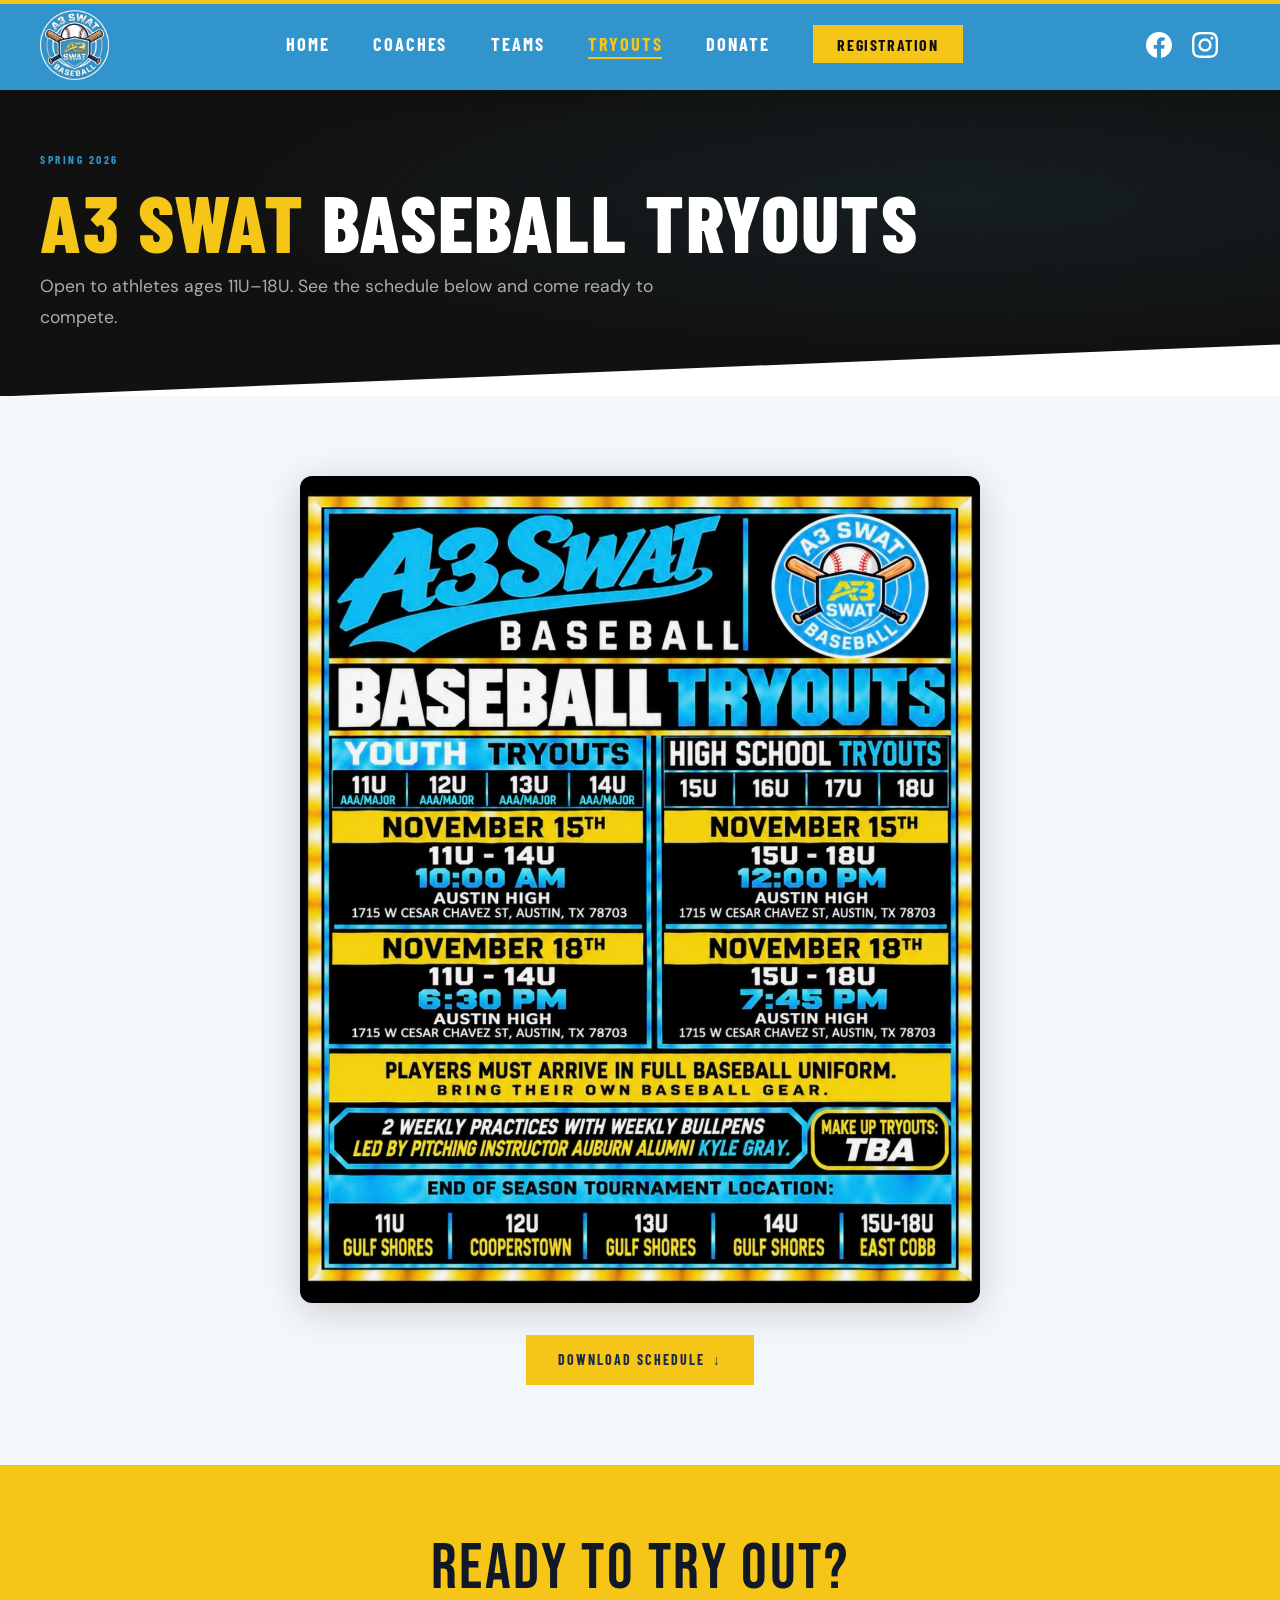
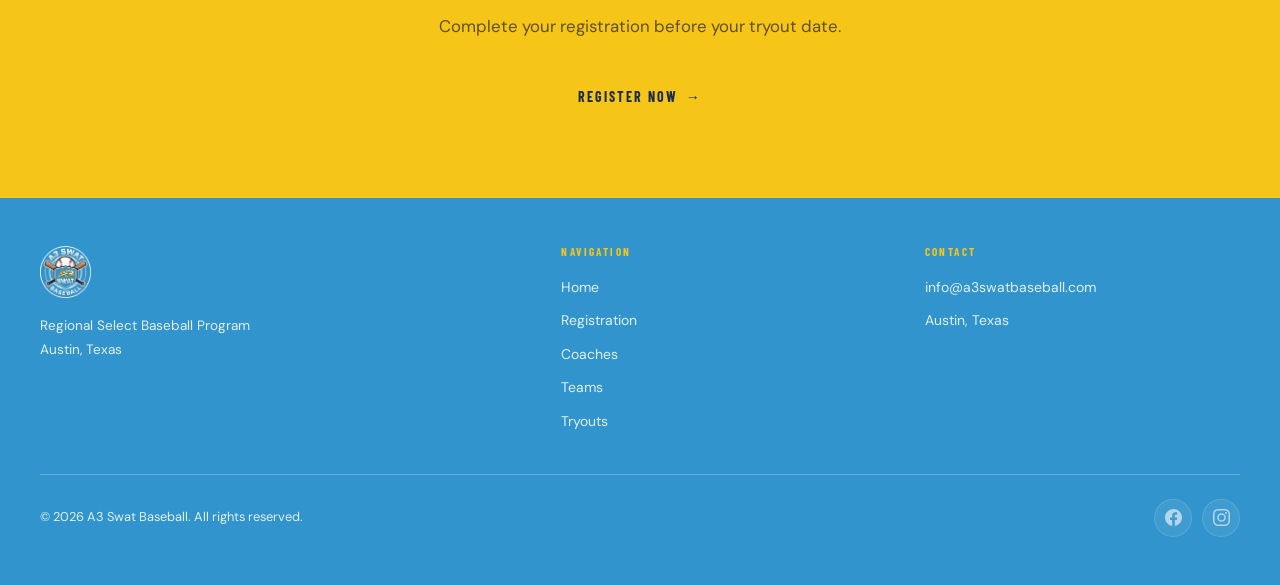
<file: tryouts.html>
<!DOCTYPE html>
<html lang="en">
<head>
  <meta charset="UTF-8" />
  <meta name="viewport" content="width=device-width, initial-scale=1.0" />
  <title>Tryouts — A3 SWAT Baseball</title>
  <meta name="description" content="A3 SWAT Baseball Spring 2026 Tryout schedule. Ages 11U–18U. Based in Austin, TX." />
  <meta property="og:title" content="A3 Swat Baseball | Tryouts" />
  <meta property="og:description" content="A3 SWAT Spring 2026 Tryouts — Ages 11U–18U. See the full schedule and register today." />
  <meta property="og:image" content="https://a3swatbaseball.com/assets/logo.png" />
  <meta property="og:url" content="https://a3swatbaseball.com/tryouts.html" />
  <meta property="og:type" content="website" />
  <meta name="twitter:card" content="summary" />
  <meta name="twitter:title" content="A3 Swat Baseball | Tryouts" />
  <meta name="twitter:image" content="https://a3swatbaseball.com/assets/logo.png" />
  <link rel="preconnect" href="https://fonts.googleapis.com" />
  <link rel="preconnect" href="https://fonts.gstatic.com" crossorigin />
  <link href="https://fonts.googleapis.com/css2?family=Barlow+Condensed:ital,wght@0,400;0,600;0,700;0,800;0,900;1,700&family=Barlow:wght@300;400;500;600&display=swap" rel="stylesheet" />
  <link rel="stylesheet" href="assets/css/styles.css?v=13" />
</head>
<body>

  <!-- NAV -->
  <nav class="nav" id="nav">
    <div class="nav-inner">
      <a href="index.html" class="nav-logo">
        <img src="assets/logo.png" alt="A3 SWAT Baseball" />
      </a>
      <ul class="nav-links">
        <li><a href="index.html">Home</a></li>
        <li><a href="coaches.html">Coaches</a></li>
        <li><a href="teams.html">Teams</a></li>
        <li><a href="tryouts.html" class="active">Tryouts</a></li>
        <li><a href="donate.html">Donate</a></li>
        <li><a href="registration.html" class="nav-cta">Registration</a></li>
      </ul>
      <div class="nav-socials">
        <a href="https://www.facebook.com/share/1CsExcKNdH/?mibextid=wwXIfr" target="_blank" rel="noopener" aria-label="Facebook"><svg viewBox="0 0 24 24" xmlns="http://www.w3.org/2000/svg"><path d="M24 12.073C24 5.446 18.627 0 12 0S0 5.446 0 12.073C0 18.1 4.388 23.094 10.125 24v-8.437H7.078v-3.49h3.047V9.43c0-3.025 1.792-4.697 4.533-4.697 1.312 0 2.686.236 2.686.236v2.971h-1.513c-1.491 0-1.956.932-1.956 1.889v2.255h3.328l-.532 3.49h-2.796V24C19.612 23.094 24 18.1 24 12.073z"/></svg></a>
        <a href="https://www.instagram.com/a3swatbaseball" target="_blank" rel="noopener" aria-label="Instagram"><svg viewBox="0 0 24 24" xmlns="http://www.w3.org/2000/svg"><path d="M12 2.163c3.204 0 3.584.012 4.85.07 3.252.148 4.771 1.691 4.919 4.919.058 1.265.069 1.645.069 4.849 0 3.205-.012 3.584-.069 4.849-.149 3.225-1.664 4.771-4.919 4.919-1.266.058-1.644.07-4.85.07-3.204 0-3.584-.012-4.849-.07-3.26-.149-4.771-1.699-4.919-4.92-.058-1.265-.07-1.644-.07-4.849 0-3.204.013-3.583.07-4.849.149-3.227 1.664-4.771 4.919-4.919 1.266-.057 1.645-.069 4.849-.069zM12 0C8.741 0 8.333.014 7.053.072 2.695.272.273 2.69.073 7.052.014 8.333 0 8.741 0 12c0 3.259.014 3.668.072 4.948.2 4.358 2.618 6.78 6.98 6.98C8.333 23.986 8.741 24 12 24c3.259 0 3.668-.014 4.948-.072 4.354-.2 6.782-2.618 6.979-6.98.059-1.28.073-1.689.073-4.948 0-3.259-.014-3.667-.072-4.947-.196-4.354-2.617-6.78-6.979-6.98C15.668.014 15.259 0 12 0zm0 5.838a6.162 6.162 0 100 12.324 6.162 6.162 0 000-12.324zM12 16a4 4 0 110-8 4 4 0 010 8zm6.406-11.845a1.44 1.44 0 100 2.881 1.44 1.44 0 000-2.881z"/></svg></a>
      </div>
      <button class="nav-toggle" id="navToggle" aria-label="Toggle menu">
        <span></span><span></span><span></span>
      </button>
    </div>
  </nav>

  <div class="nav-drawer" id="navDrawer">
    <a href="index.html">Home</a>
    <a href="coaches.html">Coaches</a>
    <a href="teams.html">Teams</a>
    <a href="tryouts.html">Tryouts</a>
    <a href="donate.html">Donate</a>
    <a href="registration.html" style="color: var(--gold);">Registration →</a>
  </div>

  <!-- PAGE HERO -->
  <section class="pg-hero clip-bot">
    <div class="wrap">
      <div class="pg-hero-content">
        <div class="label">Spring 2026</div>
        <h1><em>A3 SWAT</em> Baseball Tryouts</h1>
        <p>Open to athletes ages 11U–18U. See the schedule below and come ready to compete.</p>
      </div>
    </div>
  </section>

  <!-- SCHEDULE -->
  <section style="padding: 5rem 0; background: var(--off-white);">
    <div class="wrap">
      <div style="max-width: 680px; margin: 0 auto; text-align: center;">
        <img
          src="assets/REALFINALLL.png"
          alt="A3 SWAT Spring 2026 Baseball Tryout Schedule"
          style="width: 100%; border-radius: 12px; box-shadow: 0 8px 40px rgba(0,0,0,0.18);"
          class="rv"
        />
        <div style="margin-top: 2rem;" class="rv d1">
          <a
            href="assets/REALFINALLL.png"
            download="A3-SWAT-Spring-Tryout-Schedule.png"
            class="btn btn-gold"
          >
            Download Schedule <span class="arr">↓</span>
          </a>
        </div>
      </div>
    </div>
  </section>

  <!-- CTA -->
  <section class="cta-banner">
    <div class="wrap">
      <h2>Ready to Try Out?</h2>
      <p>Complete your registration before your tryout date.</p>
      <a href="registration.html" class="btn btn-gold">Register Now <span class="arr">→</span></a>
    </div>
  </section>

  <!-- FOOTER -->
  <footer class="footer">
    <div class="wrap">
      <div class="footer-grid">
        <div class="footer-brand">
          <img src="assets/logo.png" alt="A3 SWAT Baseball" />
          <p>Regional Select Baseball Program<br />Austin, Texas</p>
        </div>
        <div class="footer-col">
          <h4>Navigation</h4>
          <ul>
            <li><a href="index.html">Home</a></li>
            <li><a href="registration.html">Registration</a></li>
            <li><a href="coaches.html">Coaches</a></li>
            <li><a href="teams.html">Teams</a></li>
            <li><a href="tryouts.html">Tryouts</a></li>
          </ul>
        </div>
        <div class="footer-col">
          <h4>Contact</h4>
          <ul>
            <li><a href="mailto:info@a3swatbaseball.com">info@a3swatbaseball.com</a></li>
            <li><a href="#">Austin, Texas</a></li>
          </ul>
        </div>
      </div>
      <div class="footer-bottom">
        <p class="footer-copy">&copy; 2026 A3 Swat Baseball. All rights reserved.</p>
        <div class="socials">
          <a href="https://www.facebook.com/share/1CsExcKNdH/?mibextid=wwXIfr" target="_blank" rel="noopener" class="social" aria-label="Facebook">
            <svg viewBox="0 0 24 24" xmlns="http://www.w3.org/2000/svg"><path d="M24 12.073C24 5.446 18.627 0 12 0S0 5.446 0 12.073C0 18.1 4.388 23.094 10.125 24v-8.437H7.078v-3.49h3.047V9.43c0-3.025 1.792-4.697 4.533-4.697 1.312 0 2.686.236 2.686.236v2.971h-1.513c-1.491 0-1.956.932-1.956 1.889v2.255h3.328l-.532 3.49h-2.796V24C19.612 23.094 24 18.1 24 12.073z"/></svg>
          </a>
          <a href="https://www.instagram.com/a3swatbaseball" target="_blank" rel="noopener" class="social" aria-label="Instagram">
            <svg viewBox="0 0 24 24" xmlns="http://www.w3.org/2000/svg"><path d="M12 2.163c3.204 0 3.584.012 4.85.07 3.252.148 4.771 1.691 4.919 4.919.058 1.265.069 1.645.069 4.849 0 3.205-.012 3.584-.069 4.849-.149 3.225-1.664 4.771-4.919 4.919-1.266.058-1.644.07-4.85.07-3.204 0-3.584-.012-4.849-.07-3.26-.149-4.771-1.699-4.919-4.92-.058-1.265-.07-1.644-.07-4.849 0-3.204.013-3.583.07-4.849.149-3.227 1.664-4.771 4.919-4.919 1.266-.057 1.645-.069 4.849-.069zM12 0C8.741 0 8.333.014 7.053.072 2.695.272.273 2.69.073 7.052.014 8.333 0 8.741 0 12c0 3.259.014 3.668.072 4.948.2 4.358 2.618 6.78 6.98 6.98C8.333 23.986 8.741 24 12 24c3.259 0 3.668-.014 4.948-.072 4.354-.2 6.782-2.618 6.979-6.98.059-1.28.073-1.689.073-4.948 0-3.259-.014-3.667-.072-4.947-.196-4.354-2.617-6.78-6.979-6.98C15.668.014 15.259 0 12 0zm0 5.838a6.162 6.162 0 100 12.324 6.162 6.162 0 000-12.324zM12 16a4 4 0 110-8 4 4 0 010 8zm6.406-11.845a1.44 1.44 0 100 2.881 1.44 1.44 0 000-2.881z"/></svg>
          </a>
        </div>
      </div>
    </div>
  </footer>

  <script src="assets/js/main.js?v=5"></script>
</body>
</html>
</file>
<file: assets/css/styles.css>
@import url('https://fonts.googleapis.com/css2?family=Bebas+Neue&family=Barlow+Condensed:ital,wght@0,400;0,600;0,700;0,800;0,900;1,700&family=DM+Sans:wght@300;400;500;600&display=swap');

*, *::before, *::after { box-sizing: border-box; margin: 0; padding: 0; }

:root {
  --navy:      #1C2B48;
  --navy-deep: #131D36;
  --sky:       #3194CD;
  --sky-dim:   rgba(49, 148, 205, 0.12);
  --gold:      #F5C518;
  --white:     #FFFFFF;
  --off-white: #F4F7FB;
  --dark:      #111827;
  --body:      #3D4E6A;
  --muted:     #7A8FA8;
  --border:    #DDE4EF;

  --font-hero:  'Bebas Neue', sans-serif;
  --font-d:     'Barlow Condensed', sans-serif;
  --font-b:     'DM Sans', sans-serif;

  --ucla-blue: #3194CD;
  --nav-h: 90px;
  --pad:   clamp(60px, 8vw, 112px);
  --wrap:  1200px;
}

html { scroll-behavior: smooth; }

body {
  background: var(--white);
  color: var(--dark);
  font-family: var(--font-b);
  font-size: 16px;
  line-height: 1.6;
  overflow-x: hidden;
}

img { display: block; max-width: 100%; }
a { color: inherit; }

.wrap {
  width: min(var(--wrap), 100% - 2.5rem);
  margin-inline: auto;
}

/* ── Labels & headings ────────────────────────────────────── */
.label {
  display: inline-block;
  font-family: var(--font-d);
  font-size: 0.72rem;
  font-weight: 700;
  letter-spacing: 0.22em;
  text-transform: uppercase;
  color: var(--sky);
  margin-bottom: 0.9rem;
}

.label-gold { color: var(--gold); }

h1, h2, h3, h4 {
  font-family: var(--font-d);
  font-weight: 800;
  line-height: 1.0;
  letter-spacing: 0.02em;
  color: var(--dark);
}

.sh {
  font-family: var(--font-hero);
  font-size: clamp(2.6rem, 5vw, 3.8rem);
  font-weight: 400;
  text-transform: uppercase;
  letter-spacing: 0.04em;
  margin-bottom: 1.25rem;
}

.sh em { font-style: normal; color: var(--sky); }
.sh-gold em { color: var(--gold); }

/* ── Buttons ──────────────────────────────────────────────── */
.btn {
  display: inline-flex;
  align-items: center;
  gap: 0.5rem;
  font-family: var(--font-d);
  font-size: 0.875rem;
  font-weight: 700;
  letter-spacing: 0.14em;
  text-transform: uppercase;
  text-decoration: none;
  padding: 0.875rem 2rem;
  border: none;
  cursor: pointer;
  transition: all 0.2s ease;
}

.btn-gold  { background: var(--gold); color: var(--navy); }
.btn-gold:hover  { background: #FFD633; transform: translateY(-2px); box-shadow: 0 8px 24px rgba(245,197,24,0.4); }

.btn-navy  { background: var(--navy); color: var(--white); }
.btn-navy:hover { background: #263353; transform: translateY(-2px); }

.btn-ghost { background: transparent; color: var(--navy); border: 2px solid var(--navy); }
.btn-ghost:hover { background: var(--navy); color: var(--white); transform: translateY(-2px); }

.btn-ghost-white { background: transparent; color: var(--white); border: 2px solid rgba(255,255,255,0.5); }
.btn-ghost-white:hover { border-color: var(--white); background: rgba(255,255,255,0.1); transform: translateY(-2px); }

.arr { display: inline-block; transition: transform 0.2s; }
.btn:hover .arr { transform: translateX(4px); }

/* ── Navigation ───────────────────────────────────────────── */
.nav {
  position: fixed;
  inset: 0 0 auto;
  height: var(--nav-h);
  z-index: 100;
  display: flex;
  align-items: center;
  padding: 0 2.5rem;
  background: var(--sky);
  box-shadow: 0 3px 20px rgba(0,0,0,0.20);
}

.nav::before {
  content: '';
  position: absolute;
  top: 0; left: 0; right: 0;
  height: 4px;
  background: var(--gold);
}

.nav-inner {
  width: 100%;
  display: grid;
  grid-template-columns: auto 1fr auto auto;
  align-items: center;
  gap: 1rem;
}

.nav-socials {
  display: flex;
  align-items: center;
  gap: 0.5rem;
}

.nav-socials a {
  display: flex;
  align-items: center;
  justify-content: center;
  width: 38px; height: 38px;
  color: #fff;
  transition: color 0.2s;
  text-decoration: none;
}

.nav-socials a:hover { color: var(--gold); }
.nav-socials svg { width: 26px; height: 26px; fill: currentColor; }

.nav-logo img { height: 70px; width: auto; }

.nav-links {
  display: flex;
  align-items: center;
  justify-content: center;
  gap: 2.75rem;
  list-style: none;
}

.nav-links a {
  font-family: var(--font-d);
  font-size: 1.15rem;
  font-weight: 700;
  letter-spacing: 0.1em;
  text-transform: uppercase;
  text-decoration: none;
  color: var(--white);
  transition: color 0.2s;
  position: relative;
  padding-bottom: 4px;
}

.nav-links a::after {
  content: '';
  position: absolute;
  bottom: 0; left: 0; right: 100%;
  height: 2px;
  background: var(--gold);
  transition: right 0.25s ease;
}

.nav-links a:hover,
.nav-links a.active { color: var(--gold); }
.nav-links a:hover::after,
.nav-links a.active::after { right: 0; }

.nav-cta {
  background: var(--gold) !important;
  color: #111 !important;
  padding: 0.6rem 1.5rem !important;
  font-size: 1rem !important;
  letter-spacing: 0.1em;
  transition: background 0.2s, transform 0.2s !important;
  white-space: nowrap;
}
.nav-cta::after { display: none !important; }
.nav-cta:hover { background: #FFD633 !important; transform: translateY(-1px) !important; }

/* ── Nav dropdown ─────────────────────────────────────────── */
.nav-dropdown {
  position: relative;
}

.nav-dropdown > a::before {
  content: ' ▾';
  font-size: 0.75em;
}

.dropdown-menu {
  display: none;
  position: absolute;
  top: calc(100% + 14px);
  left: 50%;
  transform: translateX(-50%);
  background: var(--sky);
  border-top: 3px solid var(--gold);
  min-width: 140px;
  z-index: 200;
  box-shadow: 0 12px 32px rgba(0,0,0,0.25);
}

.dropdown-menu a {
  display: block;
  padding: 0.6rem 1.2rem;
  font-family: var(--font-d);
  font-size: 0.95rem;
  font-weight: 700;
  letter-spacing: 0.1em;
  text-transform: uppercase;
  color: #fff !important;
  text-decoration: none;
  transition: background 0.15s, color 0.15s;
  white-space: nowrap;
}

.dropdown-menu a::after { display: none !important; }
.dropdown-menu a:hover { background: var(--gold); color: #111 !important; }

.nav-dropdown:hover .dropdown-menu { display: block; }

/* Hamburger */
.nav-toggle {
  display: none;
  flex-direction: column;
  gap: 5px;
  background: none;
  border: none;
  cursor: pointer;
  padding: 4px;
  z-index: 110;
}
.nav-toggle span { display: block; width: 26px; height: 2.5px; background: var(--white); border-radius: 2px; transition: transform 0.3s, opacity 0.3s; }
.nav-toggle.open span:nth-child(1) { transform: translateY(7px) rotate(45deg); }
.nav-toggle.open span:nth-child(2) { opacity: 0; }
.nav-toggle.open span:nth-child(3) { transform: translateY(-7px) rotate(-45deg); }

/* Mobile drawer */
.nav-drawer {
  display: none;
  position: fixed;
  inset: 0;
  z-index: 90;
  background: #111111;
  flex-direction: column;
  align-items: center;
  justify-content: center;
  gap: 2.25rem;
}
.nav-drawer.open { display: flex; }
.nav-drawer a {
  font-family: var(--font-d);
  font-size: 2.25rem;
  font-weight: 800;
  letter-spacing: 0.08em;
  text-transform: uppercase;
  text-decoration: none;
  color: var(--white);
  transition: color 0.2s;
}
.nav-drawer a:hover { color: var(--gold); }

/* ── Hero (stays dark — brand moment) ────────────────────── */
.hero {
  position: relative;
  min-height: 100svh;
  display: flex;
  align-items: center;
  overflow: hidden;
  background: url('../photo1.png') center 20% / cover no-repeat;
}

.hero::before {
  content: '';
  position: absolute;
  inset: 0;
  background: rgba(15, 25, 48, 0.82);
  pointer-events: none;
}

.hero-content {
  position: relative;
  z-index: 1;
  padding-top: var(--nav-h);
  padding-bottom: 80px;
  display: flex;
  flex-direction: column;
  align-items: center;
  text-align: center;
}

/* Big logo badge in hero */
.hero-logo-wrap {
  width: clamp(160px, 22vw, 240px);
  height: clamp(160px, 22vw, 240px);
  margin-bottom: 2rem;
  filter: drop-shadow(0 0 48px rgba(77,200,240,0.45)) drop-shadow(0 0 12px rgba(77,200,240,0.25));
  animation: logo-pulse 4s ease-in-out infinite;
}

.hero-logo-img { width: 100%; height: 100%; object-fit: contain; }

@keyframes logo-pulse {
  0%, 100% { filter: drop-shadow(0 0 48px rgba(77,200,240,0.40)) drop-shadow(0 0 10px rgba(77,200,240,0.20)); }
  50%       { filter: drop-shadow(0 0 64px rgba(77,200,240,0.60)) drop-shadow(0 0 18px rgba(77,200,240,0.35)); }
}

.hero-eyebrow {
  font-family: var(--font-d);
  font-size: 0.75rem;
  font-weight: 700;
  letter-spacing: 0.28em;
  text-transform: uppercase;
  color: var(--sky);
  margin-bottom: 1.25rem;
}

.hero-hl {
  font-family: var(--font-hero);
  font-size: clamp(3.5rem, 9vw, 7rem);
  font-weight: 400;
  text-transform: uppercase;
  line-height: 0.92;
  letter-spacing: 0.04em;
  margin-bottom: 1.5rem;
  color: var(--white);
}
.hero-hl em { font-style: normal; color: var(--gold); }

.hero-sub {
  font-size: clamp(1rem, 1.6vw, 1.1rem);
  color: rgba(255,255,255,0.65);
  max-width: 48ch;
  line-height: 1.75;
  margin-bottom: 2.5rem;
}

.hero-btns { display: flex; gap: 1rem; flex-wrap: wrap; justify-content: center; }

/* Diagonal clip */
.clip-bot { clip-path: polygon(0 0, 100% 0, 100% calc(100% - 52px), 0 100%); }
.clip-top { clip-path: polygon(0 52px, 100% 0, 100% 100%, 0 100%); margin-top: -52px; }

/* ── Mission (light) ──────────────────────────────────────── */
.mission {
  background: var(--white);
  padding: var(--pad) 0;
}

.mission-grid {
  display: grid;
  grid-template-columns: 1fr 1.1fr;
  gap: 5rem;
  align-items: center;
}

.mission-quote {
  font-family: var(--font-d);
  font-size: clamp(2rem, 4vw, 2.8rem);
  font-weight: 900;
  text-transform: uppercase;
  line-height: 1.08;
  padding-left: 1.75rem;
  border-left: 4px solid var(--gold);
  color: var(--dark);
}
.mission-quote em { font-style: normal; color: var(--sky); }

.mission-copy { color: var(--body); font-size: 1.05rem; line-height: 1.8; }
.mission-copy + .mission-copy { margin-top: 1rem; }

.pillars {
  display: grid;
  grid-template-columns: 1fr 1fr;
  gap: 0.85rem;
  margin-top: 2rem;
}

.pillar {
  display: flex;
  align-items: center;
  gap: 0.6rem;
  font-size: 0.875rem;
  font-weight: 600;
  color: var(--dark);
}

.pillar-dot {
  width: 6px; height: 6px;
  background: var(--sky);
  border-radius: 50%;
  flex-shrink: 0;
}

/* ── Page hero banners (dark — inner pages) ───────────────── */
.pg-hero {
  padding: calc(var(--nav-h) + 56px) 0 64px;
  background: #111111;
  position: relative;
  overflow: hidden;
}

.pg-hero::before {
  content: '';
  position: absolute; inset: 0;
  background:
    radial-gradient(ellipse at 75% 50%, rgba(77,200,240,0.07) 0%, transparent 55%),
    repeating-linear-gradient(
      -45deg, transparent, transparent 40px,
      rgba(77,200,240,0.02) 40px, rgba(77,200,240,0.02) 41px
    );
}

.pg-hero-content { position: relative; z-index: 1; }

.pg-hero .label { color: var(--sky); }

.pg-hero h1 {
  font-size: clamp(3rem, 7vw, 5rem);
  text-transform: uppercase;
  margin-bottom: 0.75rem;
  line-height: 0.95;
  color: var(--white);
}
.pg-hero h1 em { font-style: normal; color: var(--gold); }

.pg-hero p {
  font-size: 1.1rem;
  color: rgba(255,255,255,0.65);
  max-width: 52ch;
  line-height: 1.75;
}

/* ── Coaches (light bg) ───────────────────────────────────── */
.coaches { padding: var(--pad) 0; background: var(--off-white); }

.coaches-hd { text-align: center; margin-bottom: 3.5rem; }

.coaches-grid {
  display: grid;
  grid-template-columns: repeat(4, 1fr);
  gap: 1.5rem;
}

.coach-card {
  background: #3194CD;
  border: 1px solid #3194CD;
  overflow: hidden;
  transition: transform 0.3s, box-shadow 0.3s;
  position: relative;
}

.coach-card:hover {
  transform: translateY(-6px);
  box-shadow: 0 20px 48px rgba(49,148,205,0.35);
}

.coach-photo {
  position: relative;
  aspect-ratio: 4/5;
  overflow: hidden;
  background: var(--off-white);
}

.coach-photo img {
  width: 100%; height: 100%;
  object-fit: cover;
  object-position: top center;
  transition: transform 0.5s ease;
}

.coach-card:hover .coach-photo img { transform: scale(1.04); }

.coach-photo-grad {
  position: absolute; bottom: 0; left: 0; right: 0;
  height: 30%;
  background: linear-gradient(to top, rgba(49,148,205,0.4), transparent);
}

.coach-info {
  padding: 1.25rem 1.5rem 1.75rem;
  border-top: 3px solid var(--gold);
}

.coach-role {
  font-family: var(--font-d);
  font-size: 0.7rem;
  font-weight: 700;
  letter-spacing: 0.22em;
  text-transform: uppercase;
  color: var(--gold);
  margin-bottom: 0.3rem;
}

.coach-name {
  font-family: var(--font-d);
  font-size: 1.45rem;
  font-weight: 800;
  text-transform: uppercase;
  letter-spacing: 0.04em;
  margin-bottom: 0.75rem;
  color: var(--white);
}

.coach-bio { font-size: 0.875rem; color: rgba(255,255,255,0.88); line-height: 1.7; }

/* ── Teams page accordion ─────────────────────────────────── */
.teams-section { padding: var(--pad) 0; background: var(--white); }

.teams-accordion { display: flex; flex-direction: column; gap: 0; }

.team-item {
  border-bottom: 1px solid var(--border);
}
.team-item:first-child { border-top: 1px solid var(--border); }

.team-item summary {
  display: flex;
  align-items: center;
  gap: 1.5rem;
  padding: 1.4rem 1.5rem;
  cursor: pointer;
  list-style: none;
  background: #3194CD;
  transition: background 0.2s;
  user-select: none;
}
.team-item summary::-webkit-details-marker { display: none; }
.team-item summary:hover { background: #2a82b8; }
.team-item[open] summary { background: #1e6e9e; }

.ti-name {
  font-family: var(--font-d);
  font-size: 1.5rem;
  font-weight: 900;
  text-transform: uppercase;
  letter-spacing: 0.08em;
  color: var(--gold);
  flex: 1;
}


.ti-arr {
  font-size: 1.5rem;
  font-weight: 300;
  color: #fff;
  transition: transform 0.3s;
  line-height: 1;
  position: relative;
  z-index: 1;
}
.team-item[open] .ti-arr { transform: rotate(45deg); color: var(--gold); }

.ti-body {
  padding: 1.75rem;
  background: #eaf4fa;
  border-top: 3px solid var(--gold);
}
.ti-body p {
  color: var(--body);
  line-height: 1.75;
  margin-bottom: 1.25rem;
  max-width: 55ch;
}

.roster-grid {
  display: flex;
  flex-wrap: wrap;
  gap: 0.75rem;
  margin-bottom: 0.5rem;
}

.roster-item {
  display: flex;
  align-items: center;
  gap: 0.9rem;
  flex: 0 1 200px;
  background: var(--white);
  border: 1px solid var(--border);
  border-left: 4px solid var(--sky);
  padding: 0.7rem 1rem;
  transition: transform 0.2s ease, box-shadow 0.2s ease, border-color 0.2s ease;
}
.roster-item:hover {
  transform: translateY(-3px);
  box-shadow: 0 10px 24px rgba(28,43,72,0.14);
  border-left-color: var(--gold);
}

.roster-num {
  font-family: var(--font-d);
  font-weight: 900;
  font-size: 1.6rem;
  line-height: 1;
  color: var(--sky);
  min-width: 2ch;
}

.roster-player {
  font-family: var(--font-d);
  font-weight: 700;
  font-size: 0.9rem;
  text-transform: uppercase;
  letter-spacing: 0.02em;
  color: var(--dark);
  line-height: 1.2;
}

.teams-grid {
  display: grid;
  grid-template-columns: repeat(2, 1fr);
  gap: 1.5rem;
  margin-top: 3rem;
}

.team-card {
  background: var(--sky);
  border: 1px solid var(--sky);
  padding: 2.5rem;
  position: relative;
  overflow: hidden;
  transition: transform 0.3s, box-shadow 0.3s, border-color 0.3s;
}

.team-card:hover {
  border-color: var(--gold);
  transform: translateY(-4px);
  box-shadow: 0 16px 40px rgba(49,148,205,0.35);
}

.team-card::after {
  content: attr(data-age);
  position: absolute;
  right: -0.5rem; bottom: -1.5rem;
  font-family: var(--font-d);
  font-size: 7rem;
  font-weight: 900;
  color: rgba(255,255,255,0.1);
  line-height: 1;
  pointer-events: none;
  user-select: none;
}

.team-badge {
  display: inline-block;
  font-family: var(--font-d);
  font-size: 0.7rem;
  font-weight: 700;
  letter-spacing: 0.18em;
  text-transform: uppercase;
  background: rgba(245,197,24,0.25);
  color: var(--white);
  padding: 0.25rem 0.65rem;
  margin-bottom: 1.25rem;
}

.team-name {
  font-family: var(--font-d);
  font-size: 2.5rem;
  font-weight: 900;
  text-transform: uppercase;
  margin-bottom: 0.5rem;
  color: var(--white);
}

.team-sub {
  font-size: 0.875rem;
  color: rgba(255,255,255,0.88);
  line-height: 1.7;
  margin-bottom: 1.75rem;
  max-width: 36ch;
}

.team-bar {
  height: 3px;
  background: linear-gradient(90deg, var(--gold) 0%, transparent 100%);
}

/* ── Registration (light) ─────────────────────────────────── */
.steps { padding: var(--pad) 0; background: var(--off-white); }

.steps-grid {
  display: grid;
  grid-template-columns: repeat(3, 1fr);
  gap: 1.25rem;
  margin-top: 3rem;
}

.step-card {
  background: var(--white);
  border: 1px solid var(--border);
  padding: 2rem;
  position: relative;
  transition: border-color 0.3s, transform 0.3s, box-shadow 0.3s;
}

.step-card::before {
  content: '';
  position: absolute; top: 0; left: 0; right: 0;
  height: 3px;
  background: var(--sky);
  transform: scaleX(0);
  transform-origin: left;
  transition: transform 0.3s;
}
.step-card:hover::before { transform: scaleX(1); }
.step-card:hover { border-color: var(--sky); transform: translateY(-4px); box-shadow: 0 12px 32px rgba(28,43,72,0.10); }

.step-num {
  font-family: var(--font-d);
  font-size: 3.5rem;
  font-weight: 900;
  color: rgba(77,200,240,0.18);
  line-height: 1;
  margin-bottom: 0.5rem;
}

.step-title {
  font-family: var(--font-d);
  font-size: 1.25rem;
  font-weight: 800;
  text-transform: uppercase;
  letter-spacing: 0.04em;
  margin-bottom: 0.65rem;
  color: var(--dark);
}

.step-desc { font-size: 0.875rem; color: var(--body); line-height: 1.7; }

/* Registration form section */
.reg-section { background: var(--white); padding: var(--pad) 0; }

.reg-inner {
  display: grid;
  grid-template-columns: 1fr 2fr;
  gap: 5rem;
  align-items: start;
}

.reg-info h2 {
  font-family: var(--font-d);
  font-size: clamp(2rem, 3.5vw, 2.8rem);
  font-weight: 800;
  text-transform: uppercase;
  margin-bottom: 1rem;
  color: var(--dark);
}
.reg-info h2 em { font-style: normal; color: var(--sky); }

.reg-info p { color: var(--body); font-size: 0.925rem; line-height: 1.8; margin-bottom: 1.5rem; }

.info-row {
  display: flex; align-items: center; gap: 0.6rem;
  color: var(--body); font-size: 0.875rem; margin-bottom: 0.6rem;
}

.info-row a { color: var(--sky); text-decoration: none; }
.info-row a:hover { text-decoration: underline; }
.info-row svg { flex-shrink: 0; }

/* ── Forms (light) ────────────────────────────────────────── */
.form { display: grid; gap: 1.2rem; }

.form-row { display: grid; grid-template-columns: 1fr 1fr; gap: 1.2rem; }

.fg { display: flex; flex-direction: column; gap: 0.35rem; }

.fg label {
  font-family: var(--font-d);
  font-size: 0.7rem;
  font-weight: 700;
  letter-spacing: 0.16em;
  text-transform: uppercase;
  color: var(--body);
}

.fg input,
.fg select,
.fg textarea {
  background: var(--white);
  border: 1px solid var(--border);
  color: var(--dark);
  padding: 0.75rem 1rem;
  font-family: var(--font-b);
  font-size: 0.95rem;
  outline: none;
  width: 100%;
  appearance: none;
  -webkit-appearance: none;
  transition: border-color 0.2s, box-shadow 0.2s;
  border-radius: 0;
}

.fg select {
  background-image: url("data:image/svg+xml,%3Csvg xmlns='http://www.w3.org/2000/svg' width='12' height='8'%3E%3Cpath d='M1 1l5 5 5-5' stroke='%237A8FA8' stroke-width='1.5' fill='none' stroke-linecap='round' stroke-linejoin='round'/%3E%3C/svg%3E");
  background-repeat: no-repeat;
  background-position: right 1rem center;
  padding-right: 2.5rem;
  cursor: pointer;
}

.fg select option { background: var(--white); color: var(--dark); }

.fg input:focus,
.fg select:focus,
.fg textarea:focus {
  border-color: var(--sky);
  box-shadow: 0 0 0 3px rgba(77,200,240,0.15);
}

.fg input::placeholder,
.fg textarea::placeholder { color: var(--muted); }

.fg textarea { resize: vertical; min-height: 110px; }

.form-divider {
  font-family: var(--font-d);
  font-size: 0.72rem;
  font-weight: 700;
  letter-spacing: 0.22em;
  text-transform: uppercase;
  color: var(--navy);
  padding-bottom: 0.5rem;
  border-bottom: 1px solid var(--border);
  margin-top: 0.5rem;
}

.form-success {
  display: none;
  text-align: center;
  padding: 2.5rem 2rem;
  background: rgba(77,200,240,0.06);
  border: 1px solid rgba(77,200,240,0.3);
}
.form-success.show { display: block; }
.form-success h3 {
  font-family: var(--font-d);
  font-size: 1.75rem;
  text-transform: uppercase;
  color: var(--navy);
  margin-bottom: 0.5rem;
}
.form-success p { color: var(--body); font-size: 0.95rem; }

/* ── Contact section (light) ──────────────────────────────── */
.contact-section { background: var(--off-white); padding: var(--pad) 0; }

/* ── CTA banner ───────────────────────────────────────────── */
.cta-banner {
  background: var(--gold);
  padding: 4.5rem 0;
  text-align: center;
}

.cta-banner h2 {
  font-family: var(--font-hero);
  font-size: clamp(2.5rem, 5vw, 4rem);
  font-weight: 400;
  text-transform: uppercase;
  letter-spacing: 0.04em;
  color: var(--dark);
  margin-bottom: 0.75rem;
}

.cta-banner .label { color: rgba(17,17,17,0.55); }

.cta-banner p {
  color: rgba(17,17,17,0.65);
  font-size: 1.05rem;
  margin-bottom: 2rem;
  max-width: 44ch;
  margin-inline: auto;
}

/* ── Footer ───────────────────────────────────────────────── */
.footer {
  background: var(--sky);
  border-top: 4px solid var(--gold);
  padding: 3rem 0;
}

.footer-grid {
  display: grid;
  grid-template-columns: 1.5fr 1fr 1fr;
  gap: 3rem;
  margin-bottom: 2.5rem;
}

.footer-brand img { height: 52px; width: auto; margin-bottom: 1rem; }
.footer-brand p { font-size: 0.85rem; color: rgba(255,255,255,0.85); line-height: 1.7; max-width: 26ch; }

.footer-col h4 {
  font-family: var(--font-d);
  font-size: 0.7rem;
  font-weight: 700;
  letter-spacing: 0.22em;
  text-transform: uppercase;
  color: var(--gold);
  margin-bottom: 1rem;
}

.footer-col ul { list-style: none; display: flex; flex-direction: column; gap: 0.5rem; }
.footer-col ul a { font-size: 0.875rem; color: rgba(255,255,255,0.85); text-decoration: none; transition: color 0.2s; }
.footer-col ul a:hover { color: var(--gold); }

.footer-bottom {
  border-top: 1px solid rgba(255,255,255,0.25);
  padding-top: 1.5rem;
  display: flex;
  align-items: center;
  justify-content: space-between;
  flex-wrap: wrap;
  gap: 1rem;
}

.footer-copy { font-size: 0.8rem; color: rgba(255,255,255,0.85); }

.socials { display: flex; gap: 0.6rem; }

.social {
  width: 38px; height: 38px;
  display: flex; align-items: center; justify-content: center;
  background: rgba(255,255,255,0.07);
  border: 1px solid rgba(255,255,255,0.14);
  border-radius: 50%;
  color: rgba(255,255,255,0.6);
  text-decoration: none;
  transition: all 0.2s;
}

.social svg { width: 17px; height: 17px; fill: currentColor; }

.social:hover {
  background: var(--gold);
  border-color: var(--gold);
  color: #111;
  transform: translateY(-2px);
}

/* ── Donate page ──────────────────────────────────────────── */
.goes-grid {
  display: grid;
  grid-template-columns: repeat(4, 1fr);
  gap: 1.25rem;
  margin-top: 3rem;
}

.pay-grid {
  display: grid;
  grid-template-columns: repeat(3, 1fr);
  gap: 1.5rem;
  margin-top: 2.5rem;
}

.pay-card {
  background: var(--white);
  border: 1px solid var(--border);
  padding: 2.25rem 2rem;
  text-align: center;
  transition: border-color 0.3s, transform 0.3s, box-shadow 0.3s;
}
.pay-card:hover { border-color: var(--sky); transform: translateY(-4px); box-shadow: 0 12px 32px rgba(28,43,72,0.10); }

.pay-icon {
  width: 52px; height: 52px;
  margin: 0 auto 1.25rem;
  display: flex; align-items: center; justify-content: center;
  background: var(--sky-dim);
  border-radius: 50%;
  color: var(--sky);
}

.pay-title {
  font-family: var(--font-d);
  font-size: 1.15rem;
  font-weight: 800;
  text-transform: uppercase;
  letter-spacing: 0.03em;
  margin-bottom: 0.5rem;
  color: var(--dark);
}

.pay-desc { font-size: 0.875rem; color: var(--body); line-height: 1.6; margin-bottom: 1.5rem; }
.pay-sub { font-size: 0.8rem; color: var(--muted); margin-top: 0.85rem; }

.prize-section { padding: var(--pad) 0; background: var(--navy); }
.prize-section .label { color: var(--sky); }
.prize-section .sh { color: var(--white); }
.prize-section .sh em { color: var(--gold); }
.prize-section .coaches-hd p { color: rgba(255,255,255,0.65); max-width: 60ch; margin-inline: auto; }

.prize-grid {
  display: grid;
  grid-template-columns: 1fr 1fr;
  gap: 2rem;
  margin-top: 3rem;
}

.prize-card {
  background: rgba(255,255,255,0.04);
  border: 1px solid rgba(255,255,255,0.1);
  overflow: hidden;
}

.prize-photo-group {
  aspect-ratio: 16/11;
  background: #F4F7FB;
  display: flex;
  align-items: center;
  justify-content: center;
  gap: 0.5rem;
  padding: 1.5rem;
}
.prize-photo-group img { height: 100%; width: auto; max-width: 32%; object-fit: contain; }

.prize-brand-block {
  aspect-ratio: 16/11;
  background: rgba(255,255,255,0.04);
  display: flex;
  flex-direction: column;
  align-items: center;
  justify-content: center;
  gap: 0.6rem;
  padding: 1.5rem;
}

.prize-brand-item {
  font-family: var(--font-d);
  font-weight: 800;
  font-size: clamp(1.15rem, 2.3vw, 1.6rem);
  text-transform: uppercase;
  letter-spacing: 0.02em;
  color: var(--gold);
  text-align: center;
  line-height: 1.15;
}

.prize-info { padding: 1.5rem 1.75rem 2rem; text-align: center; }
.prize-name {
  font-family: var(--font-d);
  font-weight: 800;
  font-size: 1.1rem;
  text-transform: uppercase;
  color: var(--white);
  margin-bottom: 0.35rem;
}
.prize-desc { font-size: 0.85rem; color: rgba(255,255,255,0.65); }

.stat-banner { background: var(--sky); padding: 3.5rem 0; text-align: center; }
.stat-banner .stat-num { font-family: var(--font-hero); font-size: clamp(3rem, 7vw, 5rem); color: var(--white); line-height: 1; }
.stat-banner .stat-label {
  font-family: var(--font-d);
  font-weight: 700;
  letter-spacing: 0.14em;
  text-transform: uppercase;
  color: rgba(255,255,255,0.8);
  margin-top: 0.5rem;
  font-size: 0.85rem;
}
.stat-banner p { color: rgba(255,255,255,0.85); max-width: 52ch; margin: 1rem auto 0; font-size: 0.95rem; }

/* ── Scroll reveal ────────────────────────────────────────── */
.rv {
  opacity: 0;
  transform: translateY(22px);
  transition: opacity 0.6s ease, transform 0.6s ease;
}
.rv.in { opacity: 1; transform: none; }
.d1 { transition-delay: 0.10s; }
.d2 { transition-delay: 0.20s; }
.d3 { transition-delay: 0.30s; }
.d4 { transition-delay: 0.40s; }

/* ── Responsive ───────────────────────────────────────────── */
@media (max-width: 1080px) {
  .nav-links { display: none; }
  .nav-toggle { display: flex; order: -1; }
  .nav-socials { display: none; }
  .nav-logo { order: 0; }
  .nav-inner { grid-template-columns: auto 1fr auto; }

  .mission-grid { grid-template-columns: 1fr; gap: 2.5rem; }
  .coaches-grid { grid-template-columns: repeat(2, 1fr); }
  .steps-grid { grid-template-columns: 1fr; }
  .reg-inner { grid-template-columns: 1fr; gap: 2.5rem; }
  .teams-grid { grid-template-columns: 1fr 1fr; }
  .footer-grid { grid-template-columns: 1fr 1fr; }
  .footer-brand { grid-column: span 2; }

  .goes-grid { grid-template-columns: 1fr 1fr; }
  .pay-grid { grid-template-columns: 1fr; }
  .roster-item { flex-basis: 40%; }
}

@media (max-width: 600px) {
  .coaches-grid { grid-template-columns: 1fr; }
  .form-row { grid-template-columns: 1fr; }
  .hero-btns { flex-direction: column; align-items: center; }
  .teams-grid { grid-template-columns: 1fr; }
  .footer-grid { grid-template-columns: 1fr; }
  .footer-brand { grid-column: span 1; }
  .footer-bottom { flex-direction: column; align-items: flex-start; }
  .nav-logo img { height: 52px; }
  .hero-hl { font-size: clamp(2.4rem, 11vw, 4rem); }
  .pg-hero h1 { font-size: clamp(2rem, 10vw, 3.5rem); }
  .goes-grid { grid-template-columns: 1fr; }
  .prize-grid { grid-template-columns: 1fr; }
  .roster-item { flex-basis: 100%; }
  .ti-body { padding: 1.25rem; }
}
</file>
